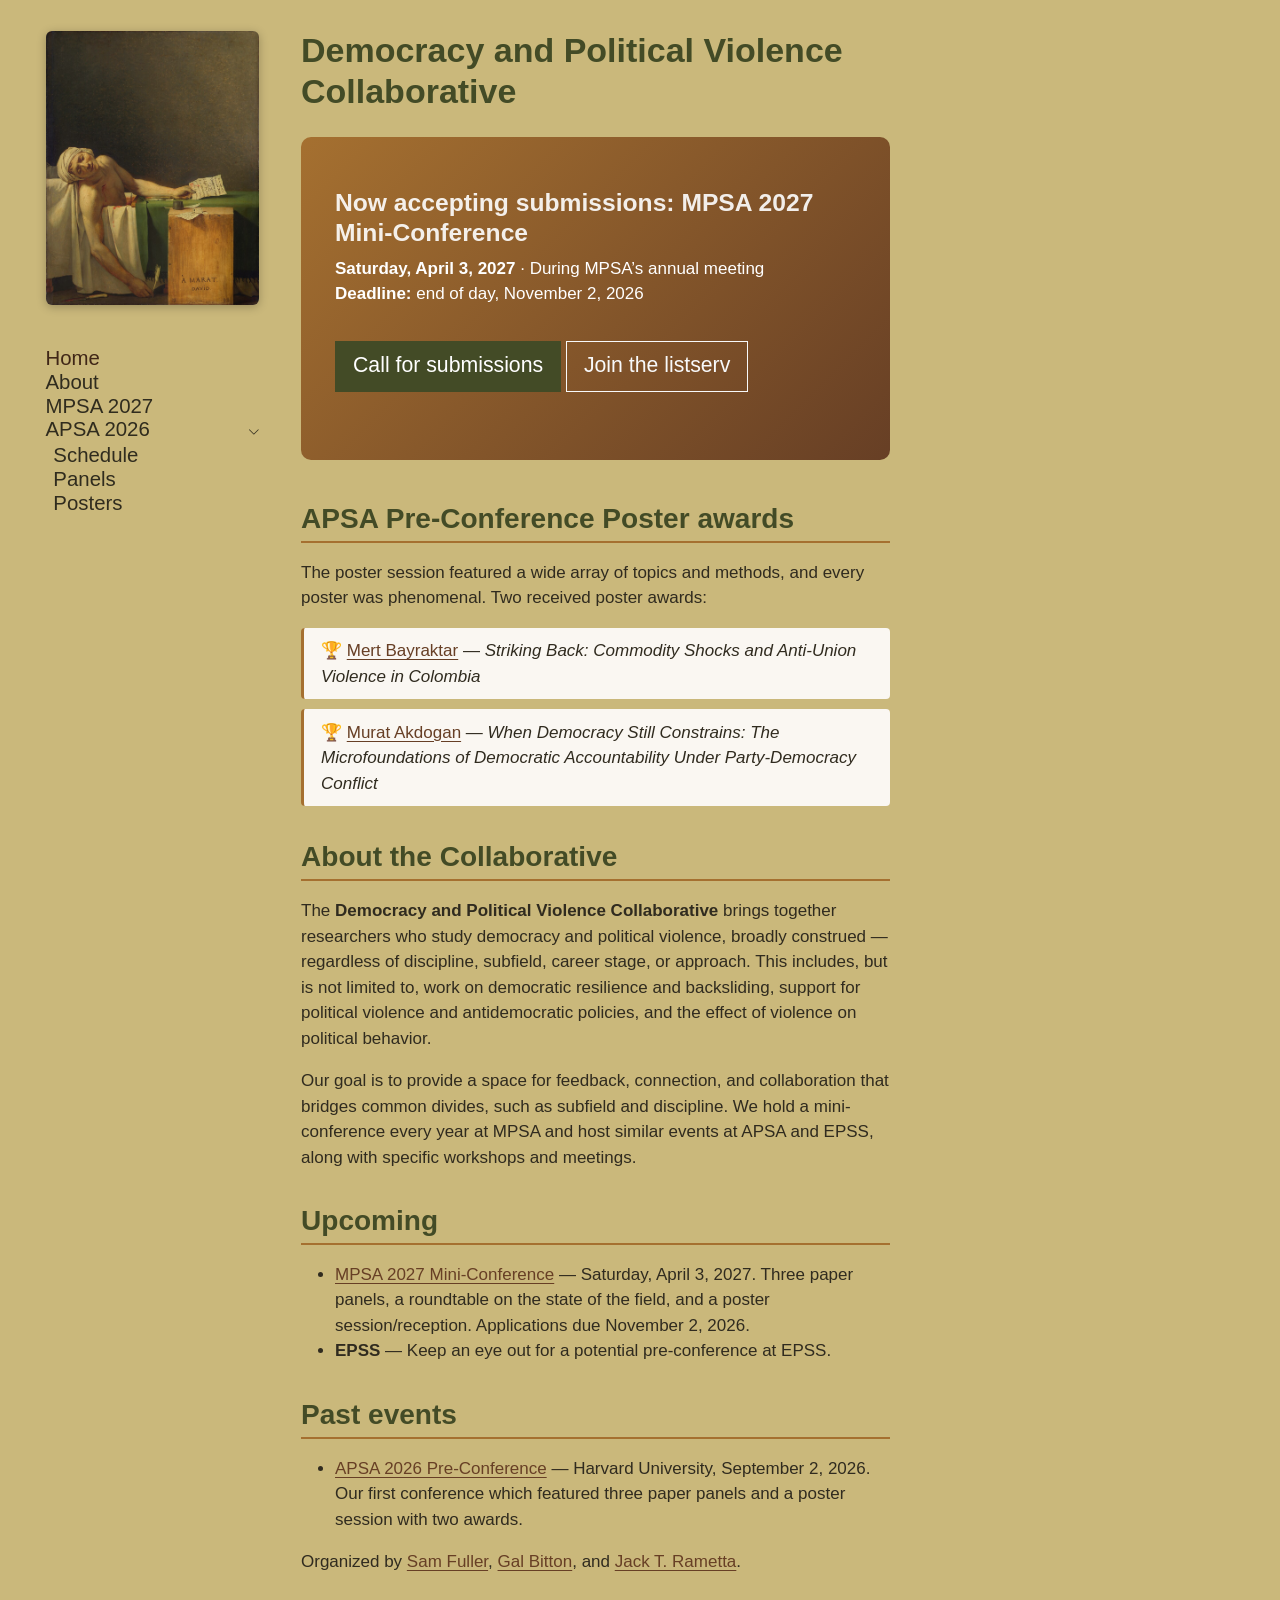
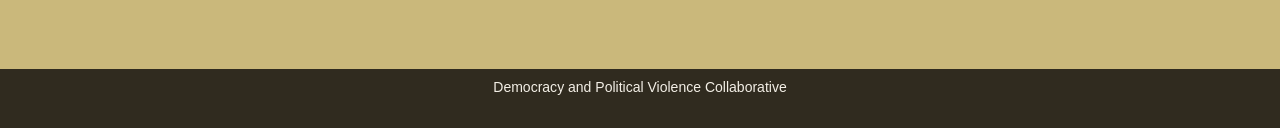
<file: index.html>
<!DOCTYPE html>
<html xmlns="http://www.w3.org/1999/xhtml" lang="en" xml:lang="en"><head>

<meta charset="utf-8">
<meta name="generator" content="quarto-1.10.18">

<meta name="viewport" content="width=device-width, initial-scale=1.0, user-scalable=yes">


<title>Democracy &amp; Political Violence Collaborative – Democracy &amp; Political Violence</title>
<style>
/* Default styles provided by pandoc.
** See https://pandoc.org/MANUAL.html#variables-for-html for config info.
*/
span.smallcaps{font-variant: small-caps;}
div.columns{display: flex; gap: 1.5em;}
div.column{flex: auto;}
@media screen {
div.columns{gap: min(4vw, 1.5em);}
div.column{overflow-x: auto;}
}
div.hanging-indent{margin-left: 1.5em; text-indent: -1.5em;}
ul.task-list{list-style: none;}
ul.task-list li input[type="checkbox"] {
  width: 0.8em;
  margin: 0 0.8em 0.2em -1em; /* quarto-specific, see https://github.com/quarto-dev/quarto-cli/issues/4556 */ 
  vertical-align: middle;
}
</style>


<script src="site_libs/quarto-nav/quarto-nav.js"></script>
<script src="site_libs/quarto-nav/headroom.min.js"></script>
<script src="site_libs/clipboard/clipboard.min.js"></script>
<script src="site_libs/quarto-search/autocomplete.umd.js"></script>
<script src="site_libs/quarto-search/fuse.min.js"></script>
<script src="site_libs/quarto-search/quarto-search.js"></script>
<meta name="quarto:offset" content="./">
<link href="./favicon.ico" rel="icon">
<script src="site_libs/quarto-html/quarto.js" type="module"></script>
<script src="site_libs/quarto-html/tabsets/tabsets.js" type="module"></script>
<script src="site_libs/quarto-html/popper.min.js"></script>
<script src="site_libs/quarto-html/tippy.umd.min.js"></script>
<script src="site_libs/quarto-html/anchor.min.js"></script>
<link href="site_libs/quarto-html/tippy.css" rel="stylesheet">
<link href="site_libs/quarto-html/quarto-syntax-highlighting-64a204ab8560d761af7679ceaba22944.css" rel="stylesheet" id="quarto-text-highlighting-styles">
<script src="site_libs/bootstrap/bootstrap.min.js"></script>
<link href="site_libs/bootstrap/bootstrap-icons.css" rel="stylesheet">
<link href="site_libs/bootstrap/bootstrap-694a2c9de66e2cb94db8f1289ca762a0.min.css" rel="stylesheet" append-hash="true" id="quarto-bootstrap" data-mode="light">
<script id="quarto-search-options" type="application/json">{
  "location": "sidebar",
  "copy-button": false,
  "collapse-after": 3,
  "panel-placement": "start",
  "type": "textbox",
  "limit": 50,
  "keyboard-shortcut": [
    "f",
    "/",
    "s"
  ],
  "show-item-context": false,
  "language": {
    "search-no-results-text": "No results",
    "search-matching-documents-text": "matching documents",
    "search-copy-link-title": "Copy link to search",
    "search-hide-matches-text": "Hide additional matches",
    "search-more-match-text": "more match in this document",
    "search-more-matches-text": "more matches in this document",
    "search-clear-button-title": "Clear",
    "search-text-placeholder": "",
    "search-detached-cancel-button-title": "Cancel",
    "search-submit-button-title": "Submit",
    "search-label": "Search"
  }
}</script>
<link rel="icon" type="image/png" sizes="32x32" href="./favicon-32x32.png">
<link rel="icon" type="image/png" sizes="16x16" href="./favicon-16x16.png">
<link rel="apple-touch-icon" sizes="180x180" href="./apple-touch-icon.png">


<link rel="stylesheet" href="styles.css">
</head>

<body class="nav-sidebar floating fullcontent quarto-light">

<div id="quarto-search-results"></div>
  <header id="quarto-header" class="headroom fixed-top">
  <nav class="quarto-secondary-nav">
    <div class="container-fluid d-flex">
      <button type="button" class="quarto-btn-toggle btn" data-bs-toggle="collapse" role="button" data-bs-target=".quarto-sidebar-collapse-item" aria-controls="quarto-sidebar" aria-expanded="false" aria-label="Toggle sidebar navigation" onclick="if (window.quartoToggleHeadroom) { window.quartoToggleHeadroom(); }">
        <i class="bi bi-layout-text-sidebar-reverse"></i>
      </button>
        <nav class="quarto-page-breadcrumbs" aria-label="breadcrumb"><ol class="breadcrumb"><li class="breadcrumb-item"><a href="./index.html">Home</a></li></ol></nav>
        <a class="flex-grow-1" role="navigation" data-bs-toggle="collapse" data-bs-target=".quarto-sidebar-collapse-item" aria-controls="quarto-sidebar" aria-expanded="false" aria-label="Toggle sidebar navigation" onclick="if (window.quartoToggleHeadroom) { window.quartoToggleHeadroom(); }">      
        </a>
    </div>
  </nav>
</header>
<!-- content -->
<div id="quarto-content" class="quarto-container page-columns page-rows-contents page-layout-article">
<!-- sidebar -->
  <nav id="quarto-sidebar" class="sidebar collapse collapse-horizontal quarto-sidebar-collapse-item sidebar-navigation floating overflow-auto">
    <div class="pt-lg-2 mt-2 text-left sidebar-header">
      <a href="./index.html" class="sidebar-logo-link">
      <img src="./Death_of_Marat_by_David.jpg" alt="" class="sidebar-logo light-content py-0 d-lg-inline d-none">
      <img src="./Death_of_Marat_by_David.jpg" alt="" class="sidebar-logo dark-content py-0 d-lg-inline d-none">
      </a>
      </div>
    <div class="sidebar-menu-container"> 
    <ul class="list-unstyled mt-1">
        <li class="sidebar-item">
  <div class="sidebar-item-container"> 
  <a href="./index.html" class="sidebar-item-text sidebar-link active">
 <span class="menu-text">Home</span></a>
  </div>
</li>
        <li class="sidebar-item">
  <div class="sidebar-item-container"> 
  <a href="./about.html" class="sidebar-item-text sidebar-link">
 <span class="menu-text">About</span></a>
  </div>
</li>
        <li class="sidebar-item">
  <div class="sidebar-item-container"> 
  <a href="./mpsa2027/index.html" class="sidebar-item-text sidebar-link">
 <span class="menu-text">MPSA 2027</span></a>
  </div>
</li>
        <li class="sidebar-item sidebar-item-section">
      <div class="sidebar-item-container"> 
            <a href="./apsa2026/index.html" class="sidebar-item-text sidebar-link">
 <span class="menu-text">APSA 2026</span></a>
          <a class="sidebar-item-toggle text-start" data-bs-toggle="collapse" data-bs-target="#quarto-sidebar-section-1" role="navigation" aria-expanded="true" aria-label="Toggle section">
            <i class="bi bi-chevron-right ms-2"></i>
          </a> 
      </div>
      <ul id="quarto-sidebar-section-1" class="collapse list-unstyled sidebar-section depth1 show">  
          <li class="sidebar-item">
  <div class="sidebar-item-container"> 
  <a href="./apsa2026/schedule.html" class="sidebar-item-text sidebar-link">
 <span class="menu-text">Schedule</span></a>
  </div>
</li>
          <li class="sidebar-item">
  <div class="sidebar-item-container"> 
  <a href="./apsa2026/panels.html" class="sidebar-item-text sidebar-link">
 <span class="menu-text">Panels</span></a>
  </div>
</li>
          <li class="sidebar-item">
  <div class="sidebar-item-container"> 
  <a href="./apsa2026/posters.html" class="sidebar-item-text sidebar-link">
 <span class="menu-text">Posters</span></a>
  </div>
</li>
      </ul>
  </li>
    </ul>
    </div>
</nav>
<div id="quarto-sidebar-glass" class="quarto-sidebar-collapse-item" data-bs-toggle="collapse" data-bs-target=".quarto-sidebar-collapse-item"></div>
<!-- margin-sidebar -->
    
<!-- main -->
<main class="content" id="quarto-document-content">

<header id="title-block-header" class="quarto-title-block default">
<div class="quarto-title">
<h1 class="title">Democracy and Political Violence<br>Collaborative</h1>
</div>



<div class="quarto-title-meta">

    
  
    
  </div>
  


</header>


<section id="now-accepting-submissions-mpsa-2027-mini-conference" class="level3 hero-banner">
<h3 class="anchored" data-anchor-id="now-accepting-submissions-mpsa-2027-mini-conference">Now accepting submissions: MPSA 2027 Mini-Conference</h3>
<p><strong>Saturday, April 3, 2027</strong> · During MPSA’s annual meeting<br> <strong>Deadline:</strong> end of day, November 2, 2026</p>
<p><a href="./mpsa2027/index.html" class="btn btn-primary btn-lg">Call for submissions</a> <a href="https://groups.io/g/dpv/join" class="btn btn-outline-light btn-lg" target="_blank">Join the listserv</a></p>
</section>
<section id="apsa-pre-conference-poster-awards" class="level2">
<h2 class="anchored" data-anchor-id="apsa-pre-conference-poster-awards">APSA Pre-Conference Poster awards</h2>
<p>The poster session featured a wide array of topics and methods, and every poster was phenomenal. Two received poster awards:</p>
<div class="award-list">
<ul>
<li>🏆 <strong><a href="https://www.linkedin.com/in/mertbayraktar/">Mert Bayraktar</a></strong> — <em>Striking Back: Commodity Shocks and Anti-Union Violence in Colombia</em></li>
<li>🏆 <strong><a href="https://www.muratakdogan.com/">Murat Akdogan</a></strong> — <em>When Democracy Still Constrains: The Microfoundations of Democratic Accountability Under Party-Democracy Conflict</em></li>
</ul>
</div>
</section>
<section id="about-the-collaborative" class="level2">
<h2 class="anchored" data-anchor-id="about-the-collaborative">About the Collaborative</h2>
<p>The <strong>Democracy and Political Violence Collaborative</strong> brings together researchers who study democracy and political violence, broadly construed — regardless of discipline, subfield, career stage, or approach. This includes, but is not limited to, work on democratic resilience and backsliding, support for political violence and antidemocratic policies, and the effect of violence on political behavior.</p>
<p>Our goal is to provide a space for feedback, connection, and collaboration that bridges common divides, such as subfield and discipline. We hold a mini-conference every year at MPSA and host similar events at APSA and EPSS, along with specific workshops and meetings.</p>
</section>
<section id="upcoming" class="level2">
<h2 class="anchored" data-anchor-id="upcoming">Upcoming</h2>
<ul>
<li><strong><a href="./mpsa2027/index.html">MPSA 2027 Mini-Conference</a></strong> — Saturday, April 3, 2027. Three paper panels, a roundtable on the state of the field, and a poster session/reception. Applications due November 2, 2026.</li>
<li><strong>EPSS</strong> — Keep an eye out for a potential pre-conference at EPSS.</li>
</ul>
</section>
<section id="past-events" class="level2">
<h2 class="anchored" data-anchor-id="past-events">Past events</h2>
<ul>
<li><strong><a href="./apsa2026/index.html">APSA 2026 Pre-Conference</a></strong> — Harvard University, September 2, 2026. Our first conference which featured three paper panels and a poster session with two awards.</li>
</ul>
<p>Organized by <a href="https://samjfuller.com/">Sam Fuller</a>, <a href="https://galbitton5.github.io/">Gal Bitton</a>, and <a href="https://jackrametta.com/">Jack T. Rametta</a>.</p>


</section>

</main> <!-- /main -->
<script id="quarto-html-after-body" type="application/javascript">
  window.document.addEventListener("DOMContentLoaded", function (event) {
    const icon = "";
    const anchorJS = new window.AnchorJS();
    anchorJS.options = {
      placement: 'right',
      icon: icon
    };
    anchorJS.add('.anchored');
    const isCodeAnnotation = (el) => {
      for (const clz of el.classList) {
        if (clz.startsWith('code-annotation-')) {                     
          return true;
        }
      }
      return false;
    }
    const onCopySuccess = function(e) {
      // button target
      const button = e.trigger;
      // don't keep focus
      button.blur();
      // flash "checked"
      button.classList.add('code-copy-button-checked');
      var currentTitle = button.getAttribute("title");
      button.setAttribute("title", "Copied!");
      let tooltip;
      if (window.bootstrap) {
        button.setAttribute("data-bs-toggle", "tooltip");
        button.setAttribute("data-bs-placement", "left");
        button.setAttribute("data-bs-title", "Copied!");
        tooltip = new bootstrap.Tooltip(button, 
          { trigger: "manual", 
            customClass: "code-copy-button-tooltip",
            offset: [0, -8]});
        tooltip.show();    
      }
      setTimeout(function() {
        if (tooltip) {
          tooltip.hide();
          button.removeAttribute("data-bs-title");
          button.removeAttribute("data-bs-toggle");
          button.removeAttribute("data-bs-placement");
        }
        button.setAttribute("title", currentTitle);
        button.classList.remove('code-copy-button-checked');
      }, 1000);
      // clear code selection
      e.clearSelection();
    }
    const getTextToCopy = function(trigger) {
      const outerScaffold = trigger.parentElement.cloneNode(true);
      const codeEl = outerScaffold.querySelector('code');
      for (const childEl of codeEl.children) {
        if (isCodeAnnotation(childEl)) {
          childEl.remove();
        }
      }
      return codeEl.innerText;
    }
    const clipboard = new window.ClipboardJS('.code-copy-button:not([data-in-quarto-modal])', {
      text: getTextToCopy
    });
    clipboard.on('success', onCopySuccess);
    if (window.document.getElementById('quarto-embedded-source-code-modal')) {
      const clipboardModal = new window.ClipboardJS('.code-copy-button[data-in-quarto-modal]', {
        text: getTextToCopy,
        container: window.document.getElementById('quarto-embedded-source-code-modal')
      });
      clipboardModal.on('success', onCopySuccess);
    }
      var localhostRegex = new RegExp(/^(?:http|https):\/\/localhost\:?[0-9]*\//);
      var mailtoRegex = new RegExp(/^mailto:/);
        var filterRegex = new RegExp("https:\/\/dpvconf\.com");
      var isInternal = (href) => {
          return filterRegex.test(href) || localhostRegex.test(href) || mailtoRegex.test(href);
      }
      // Inspect non-navigation links and adorn them if external
     var links = window.document.querySelectorAll('a[href]:not(.nav-link):not(.navbar-brand):not(.toc-action):not(.sidebar-link):not(.sidebar-item-toggle):not(.pagination-link):not(.no-external):not([aria-hidden]):not(.dropdown-item):not(.quarto-navigation-tool):not(.about-link)');
      for (var i=0; i<links.length; i++) {
        const link = links[i];
        if (!isInternal(link.href)) {
          // undo the damage that might have been done by quarto-nav.js in the case of
          // links that we want to consider external
          if (link.dataset.originalHref !== undefined) {
            link.href = link.dataset.originalHref;
          }
        }
      }
    function tippyHover(el, contentFn, onTriggerFn, onUntriggerFn) {
      const config = {
        allowHTML: true,
        maxWidth: 500,
        delay: 100,
        arrow: false,
        appendTo: function(el) {
            return el.parentElement;
        },
        interactive: true,
        interactiveBorder: 10,
        theme: 'quarto',
        placement: 'bottom-start',
      };
      if (contentFn) {
        config.content = contentFn;
      }
      if (onTriggerFn) {
        config.onTrigger = onTriggerFn;
      }
      if (onUntriggerFn) {
        config.onUntrigger = onUntriggerFn;
      }
      window.tippy(el, config); 
    }
    const noterefs = window.document.querySelectorAll('a[role="doc-noteref"]');
    for (var i=0; i<noterefs.length; i++) {
      const ref = noterefs[i];
      tippyHover(ref, function() {
        // use id or data attribute instead here
        let href = ref.getAttribute('data-footnote-href') || ref.getAttribute('href');
        try { href = new URL(href).hash; } catch {}
        const id = href.replace(/^#\/?/, "");
        const note = window.document.getElementById(id);
        if (note) {
          return note.innerHTML;
        } else {
          return "";
        }
      });
    }
    const xrefs = window.document.querySelectorAll('a.quarto-xref');
    const processXRef = (id, note) => {
      // Strip column container classes
      const stripColumnClz = (el) => {
        el.classList.remove("page-full", "page-columns");
        if (el.children) {
          for (const child of el.children) {
            stripColumnClz(child);
          }
        }
      }
      stripColumnClz(note)
      if (id === null || id.startsWith('sec-')) {
        // Special case sections, only their first couple elements
        const container = document.createElement("div");
        if (note.children && note.children.length > 2) {
          container.appendChild(note.children[0].cloneNode(true));
          for (let i = 1; i < note.children.length; i++) {
            const child = note.children[i];
            if (child.tagName === "P" && child.innerText === "") {
              continue;
            } else {
              container.appendChild(child.cloneNode(true));
              break;
            }
          }
          if (window.Quarto?.typesetMath) {
            window.Quarto.typesetMath(container);
          }
          return container.innerHTML
        } else {
          if (window.Quarto?.typesetMath) {
            window.Quarto.typesetMath(note);
          }
          return note.innerHTML;
        }
      } else {
        // Remove any anchor links if they are present
        const anchorLink = note.querySelector('a.anchorjs-link');
        if (anchorLink) {
          anchorLink.remove();
        }
        if (window.Quarto?.typesetMath) {
          window.Quarto.typesetMath(note);
        }
        if (note.classList.contains("callout")) {
          return note.outerHTML;
        } else {
          return note.innerHTML;
        }
      }
    }
    for (var i=0; i<xrefs.length; i++) {
      const xref = xrefs[i];
      tippyHover(xref, undefined, function(instance) {
        instance.disable();
        let url = xref.getAttribute('href');
        let hash = undefined; 
        if (url.startsWith('#')) {
          hash = url;
        } else {
          try { hash = new URL(url).hash; } catch {}
        }
        if (hash) {
          const id = hash.replace(/^#\/?/, "");
          const note = window.document.getElementById(id);
          if (note !== null) {
            try {
              const html = processXRef(id, note.cloneNode(true));
              instance.setContent(html);
            } finally {
              instance.enable();
              instance.show();
            }
          } else {
            // See if we can fetch this
            fetch(url.split('#')[0])
            .then(res => res.text())
            .then(html => {
              const parser = new DOMParser();
              const htmlDoc = parser.parseFromString(html, "text/html");
              const note = htmlDoc.getElementById(id);
              if (note !== null) {
                const html = processXRef(id, note);
                instance.setContent(html);
              } 
            }).finally(() => {
              instance.enable();
              instance.show();
            });
          }
        } else {
          // See if we can fetch a full url (with no hash to target)
          // This is a special case and we should probably do some content thinning / targeting
          fetch(url)
          .then(res => res.text())
          .then(html => {
            const parser = new DOMParser();
            const htmlDoc = parser.parseFromString(html, "text/html");
            const note = htmlDoc.querySelector('main.content');
            if (note !== null) {
              // This should only happen for chapter cross references
              // (since there is no id in the URL)
              // remove the first header
              if (note.children.length > 0 && note.children[0].tagName === "HEADER") {
                note.children[0].remove();
              }
              const html = processXRef(null, note);
              instance.setContent(html);
            } 
          }).finally(() => {
            instance.enable();
            instance.show();
          });
        }
      }, function(instance) {
      });
    }
        let selectedAnnoteEl;
        const selectorForAnnotation = ( cell, annotation) => {
          let cellAttr = 'data-code-cell="' + cell + '"';
          let lineAttr = 'data-code-annotation="' +  annotation + '"';
          const selector = 'span[' + cellAttr + '][' + lineAttr + ']';
          return selector;
        }
        const selectCodeLines = (annoteEl) => {
          const doc = window.document;
          const targetCell = annoteEl.getAttribute("data-target-cell");
          const targetAnnotation = annoteEl.getAttribute("data-target-annotation");
          const annoteSpan = window.document.querySelector(selectorForAnnotation(targetCell, targetAnnotation));
          const lines = annoteSpan.getAttribute("data-code-lines").split(",");
          const lineIds = lines.map((line) => {
            return targetCell + "-" + line;
          })
          let top = null;
          let height = null;
          let parent = null;
          if (lineIds.length > 0) {
              //compute the position of the single el (top and bottom and make a div)
              const el = window.document.getElementById(lineIds[0]);
              top = el.offsetTop;
              height = el.offsetHeight;
              parent = el.parentElement.parentElement;
            if (lineIds.length > 1) {
              const lastEl = window.document.getElementById(lineIds[lineIds.length - 1]);
              const bottom = lastEl.offsetTop + lastEl.offsetHeight;
              height = bottom - top;
            }
            if (top !== null && height !== null && parent !== null) {
              // cook up a div (if necessary) and position it 
              let div = window.document.getElementById("code-annotation-line-highlight");
              if (div === null) {
                div = window.document.createElement("div");
                div.setAttribute("id", "code-annotation-line-highlight");
                div.style.position = 'absolute';
                parent.appendChild(div);
              }
              div.style.top = top - 2 + "px";
              div.style.height = height + 4 + "px";
              div.style.left = 0;
              let gutterDiv = window.document.getElementById("code-annotation-line-highlight-gutter");
              if (gutterDiv === null) {
                gutterDiv = window.document.createElement("div");
                gutterDiv.setAttribute("id", "code-annotation-line-highlight-gutter");
                gutterDiv.style.position = 'absolute';
                const codeCell = window.document.getElementById(targetCell);
                const gutter = codeCell.querySelector('.code-annotation-gutter');
                gutter.appendChild(gutterDiv);
              }
              gutterDiv.style.top = top - 2 + "px";
              gutterDiv.style.height = height + 4 + "px";
            }
            selectedAnnoteEl = annoteEl;
          }
        };
        const unselectCodeLines = () => {
          const elementsIds = ["code-annotation-line-highlight", "code-annotation-line-highlight-gutter"];
          elementsIds.forEach((elId) => {
            const div = window.document.getElementById(elId);
            if (div) {
              div.remove();
            }
          });
          selectedAnnoteEl = undefined;
        };
          // Handle positioning of the toggle
      window.addEventListener(
        "resize",
        throttle(() => {
          elRect = undefined;
          if (selectedAnnoteEl) {
            selectCodeLines(selectedAnnoteEl);
          }
        }, 10)
      );
      function throttle(fn, ms) {
      let throttle = false;
      let timer;
        return (...args) => {
          if(!throttle) { // first call gets through
              fn.apply(this, args);
              throttle = true;
          } else { // all the others get throttled
              if(timer) clearTimeout(timer); // cancel #2
              timer = setTimeout(() => {
                fn.apply(this, args);
                timer = throttle = false;
              }, ms);
          }
        };
      }
        // Attach click handler to the DT
        const annoteDls = window.document.querySelectorAll('dt[data-target-cell]');
        for (const annoteDlNode of annoteDls) {
          annoteDlNode.addEventListener('click', (event) => {
            const clickedEl = event.target;
            if (clickedEl !== selectedAnnoteEl) {
              unselectCodeLines();
              const activeEl = window.document.querySelector('dt[data-target-cell].code-annotation-active');
              if (activeEl) {
                activeEl.classList.remove('code-annotation-active');
              }
              selectCodeLines(clickedEl);
              clickedEl.classList.add('code-annotation-active');
            } else {
              // Unselect the line
              unselectCodeLines();
              clickedEl.classList.remove('code-annotation-active');
            }
          });
        }
    const findCites = (el) => {
      const parentEl = el.parentElement;
      if (parentEl) {
        const cites = parentEl.dataset.cites;
        if (cites) {
          return {
            el,
            cites: cites.split(' ')
          };
        } else {
          return findCites(el.parentElement)
        }
      } else {
        return undefined;
      }
    };
    var bibliorefs = window.document.querySelectorAll('a[role="doc-biblioref"]');
    for (var i=0; i<bibliorefs.length; i++) {
      const ref = bibliorefs[i];
      const citeInfo = findCites(ref);
      if (citeInfo) {
        tippyHover(citeInfo.el, function() {
          var popup = window.document.createElement('div');
          citeInfo.cites.forEach(function(cite) {
            var citeDiv = window.document.createElement('div');
            citeDiv.classList.add('hanging-indent');
            citeDiv.classList.add('csl-entry');
            var biblioDiv = window.document.getElementById('ref-' + cite);
            if (biblioDiv) {
              citeDiv.innerHTML = biblioDiv.innerHTML;
            }
            popup.appendChild(citeDiv);
          });
          return popup.innerHTML;
        });
      }
    }
  });
  </script>
</div> <!-- /content -->
<footer class="footer">
  <div class="nav-footer">
    <div class="nav-footer-left">
      &nbsp;
    </div>   
    <div class="nav-footer-center">
<p>Democracy and Political Violence Collaborative</p>
</div>
    <div class="nav-footer-right">
      &nbsp;
    </div>
  </div>
</footer>




</body></html>
</file>
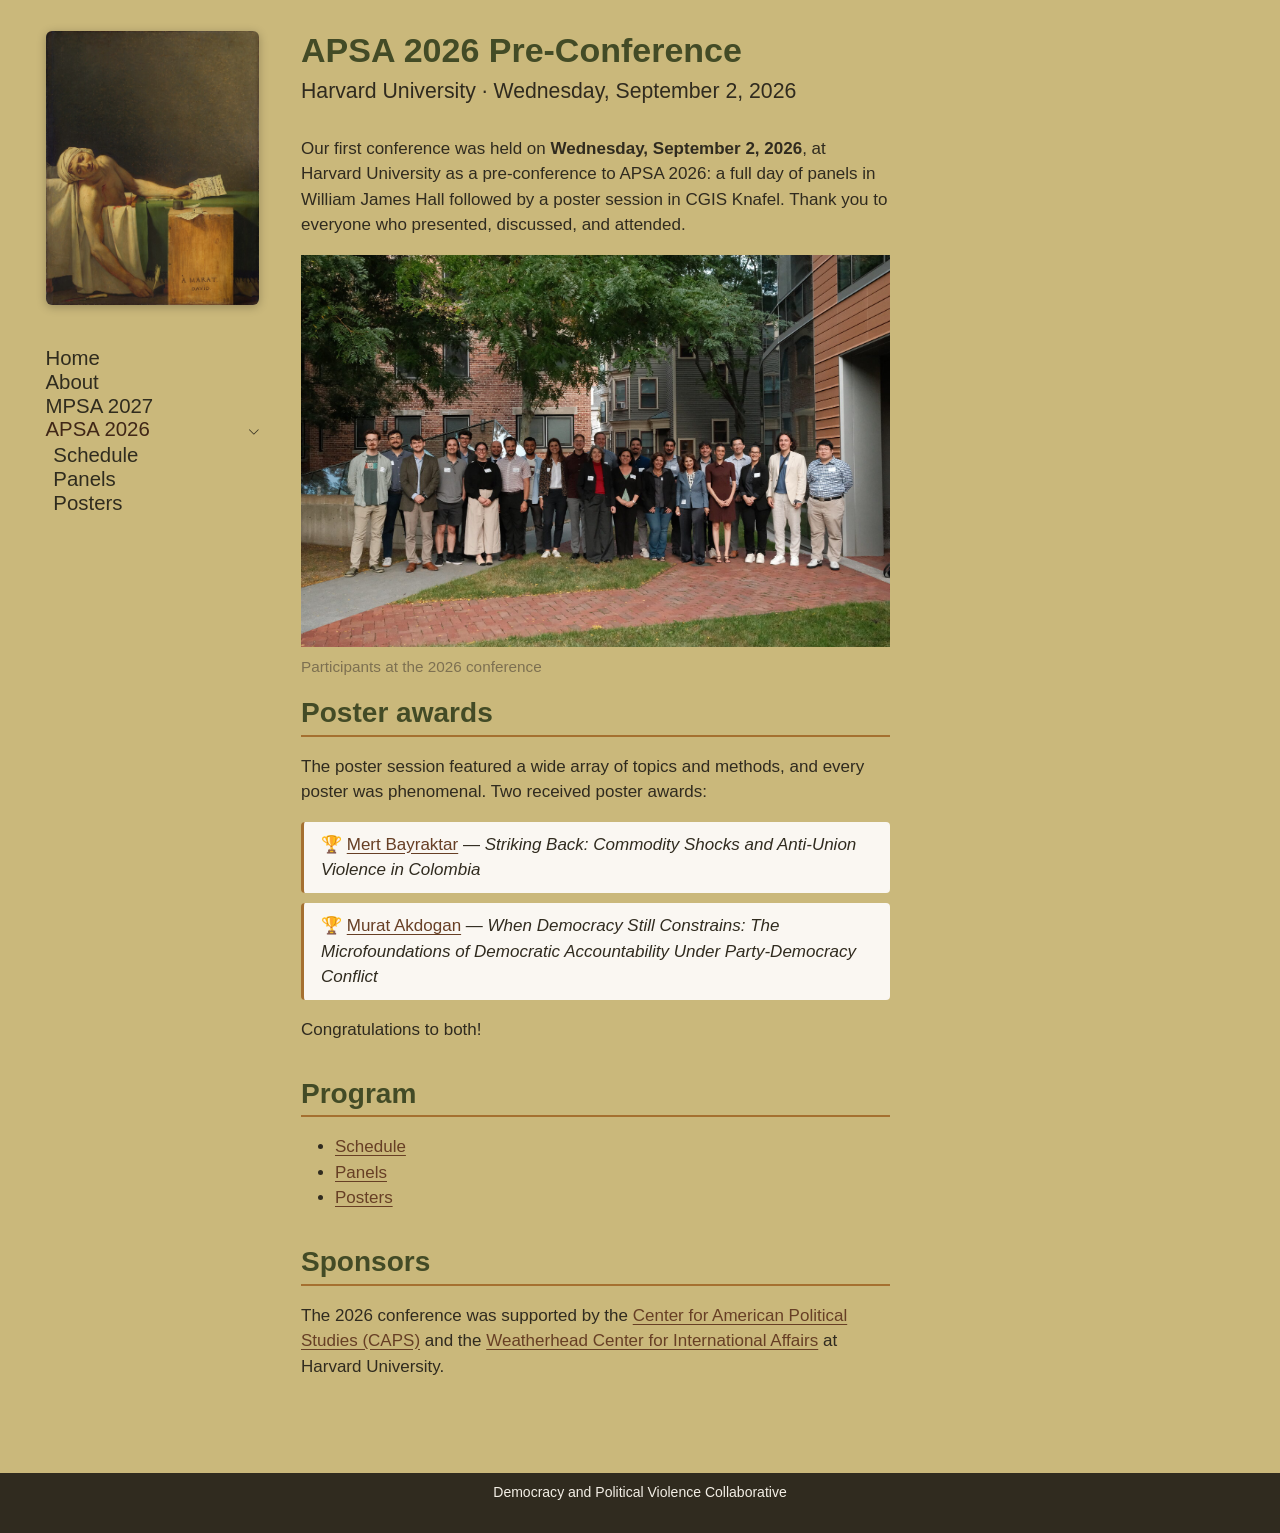
<file: apsa2026/index.html>
<!DOCTYPE html>
<html xmlns="http://www.w3.org/1999/xhtml" lang="en" xml:lang="en"><head>

<meta charset="utf-8">
<meta name="generator" content="quarto-1.10.18">

<meta name="viewport" content="width=device-width, initial-scale=1.0, user-scalable=yes">


<title>APSA 2026 Pre-Conference – Democracy &amp; Political Violence</title>
<style>
/* Default styles provided by pandoc.
** See https://pandoc.org/MANUAL.html#variables-for-html for config info.
*/
span.smallcaps{font-variant: small-caps;}
div.columns{display: flex; gap: 1.5em;}
div.column{flex: auto;}
@media screen {
div.columns{gap: min(4vw, 1.5em);}
div.column{overflow-x: auto;}
}
div.hanging-indent{margin-left: 1.5em; text-indent: -1.5em;}
ul.task-list{list-style: none;}
ul.task-list li input[type="checkbox"] {
  width: 0.8em;
  margin: 0 0.8em 0.2em -1em; /* quarto-specific, see https://github.com/quarto-dev/quarto-cli/issues/4556 */ 
  vertical-align: middle;
}
</style>


<script src="../site_libs/quarto-nav/quarto-nav.js"></script>
<script src="../site_libs/quarto-nav/headroom.min.js"></script>
<script src="../site_libs/clipboard/clipboard.min.js"></script>
<script src="../site_libs/quarto-search/autocomplete.umd.js"></script>
<script src="../site_libs/quarto-search/fuse.min.js"></script>
<script src="../site_libs/quarto-search/quarto-search.js"></script>
<meta name="quarto:offset" content="../">
<link href="../favicon.ico" rel="icon">
<script src="../site_libs/quarto-html/quarto.js" type="module"></script>
<script src="../site_libs/quarto-html/tabsets/tabsets.js" type="module"></script>
<script src="../site_libs/quarto-html/popper.min.js"></script>
<script src="../site_libs/quarto-html/tippy.umd.min.js"></script>
<script src="../site_libs/quarto-html/anchor.min.js"></script>
<link href="../site_libs/quarto-html/tippy.css" rel="stylesheet">
<link href="../site_libs/quarto-html/quarto-syntax-highlighting-64a204ab8560d761af7679ceaba22944.css" rel="stylesheet" id="quarto-text-highlighting-styles">
<script src="../site_libs/bootstrap/bootstrap.min.js"></script>
<link href="../site_libs/bootstrap/bootstrap-icons.css" rel="stylesheet">
<link href="../site_libs/bootstrap/bootstrap-694a2c9de66e2cb94db8f1289ca762a0.min.css" rel="stylesheet" append-hash="true" id="quarto-bootstrap" data-mode="light">
<script id="quarto-search-options" type="application/json">{
  "location": "sidebar",
  "copy-button": false,
  "collapse-after": 3,
  "panel-placement": "start",
  "type": "textbox",
  "limit": 50,
  "keyboard-shortcut": [
    "f",
    "/",
    "s"
  ],
  "show-item-context": false,
  "language": {
    "search-no-results-text": "No results",
    "search-matching-documents-text": "matching documents",
    "search-copy-link-title": "Copy link to search",
    "search-hide-matches-text": "Hide additional matches",
    "search-more-match-text": "more match in this document",
    "search-more-matches-text": "more matches in this document",
    "search-clear-button-title": "Clear",
    "search-text-placeholder": "",
    "search-detached-cancel-button-title": "Cancel",
    "search-submit-button-title": "Submit",
    "search-label": "Search"
  }
}</script>
<link rel="icon" type="image/png" sizes="32x32" href="../favicon-32x32.png">
<link rel="icon" type="image/png" sizes="16x16" href="../favicon-16x16.png">
<link rel="apple-touch-icon" sizes="180x180" href="../apple-touch-icon.png">


<link rel="stylesheet" href="../styles.css">
</head>

<body class="nav-sidebar floating fullcontent quarto-light">

<div id="quarto-search-results"></div>
  <header id="quarto-header" class="headroom fixed-top">
  <nav class="quarto-secondary-nav">
    <div class="container-fluid d-flex">
      <button type="button" class="quarto-btn-toggle btn" data-bs-toggle="collapse" role="button" data-bs-target=".quarto-sidebar-collapse-item" aria-controls="quarto-sidebar" aria-expanded="false" aria-label="Toggle sidebar navigation" onclick="if (window.quartoToggleHeadroom) { window.quartoToggleHeadroom(); }">
        <i class="bi bi-layout-text-sidebar-reverse"></i>
      </button>
        <nav class="quarto-page-breadcrumbs" aria-label="breadcrumb"><ol class="breadcrumb"><li class="breadcrumb-item"><a href="../apsa2026/index.html">APSA 2026</a></li></ol></nav>
        <a class="flex-grow-1" role="navigation" data-bs-toggle="collapse" data-bs-target=".quarto-sidebar-collapse-item" aria-controls="quarto-sidebar" aria-expanded="false" aria-label="Toggle sidebar navigation" onclick="if (window.quartoToggleHeadroom) { window.quartoToggleHeadroom(); }">      
        </a>
    </div>
  </nav>
</header>
<!-- content -->
<div id="quarto-content" class="quarto-container page-columns page-rows-contents page-layout-article">
<!-- sidebar -->
  <nav id="quarto-sidebar" class="sidebar collapse collapse-horizontal quarto-sidebar-collapse-item sidebar-navigation floating overflow-auto">
    <div class="pt-lg-2 mt-2 text-left sidebar-header">
      <a href="../index.html" class="sidebar-logo-link">
      <img src="../Death_of_Marat_by_David.jpg" alt="" class="sidebar-logo light-content py-0 d-lg-inline d-none">
      <img src="../Death_of_Marat_by_David.jpg" alt="" class="sidebar-logo dark-content py-0 d-lg-inline d-none">
      </a>
      </div>
    <div class="sidebar-menu-container"> 
    <ul class="list-unstyled mt-1">
        <li class="sidebar-item">
  <div class="sidebar-item-container"> 
  <a href="../index.html" class="sidebar-item-text sidebar-link">
 <span class="menu-text">Home</span></a>
  </div>
</li>
        <li class="sidebar-item">
  <div class="sidebar-item-container"> 
  <a href="../about.html" class="sidebar-item-text sidebar-link">
 <span class="menu-text">About</span></a>
  </div>
</li>
        <li class="sidebar-item">
  <div class="sidebar-item-container"> 
  <a href="../mpsa2027/index.html" class="sidebar-item-text sidebar-link">
 <span class="menu-text">MPSA 2027</span></a>
  </div>
</li>
        <li class="sidebar-item sidebar-item-section">
      <div class="sidebar-item-container"> 
            <a href="../apsa2026/index.html" class="sidebar-item-text sidebar-link active">
 <span class="menu-text">APSA 2026</span></a>
          <a class="sidebar-item-toggle text-start" data-bs-toggle="collapse" data-bs-target="#quarto-sidebar-section-1" role="navigation" aria-expanded="true" aria-label="Toggle section">
            <i class="bi bi-chevron-right ms-2"></i>
          </a> 
      </div>
      <ul id="quarto-sidebar-section-1" class="collapse list-unstyled sidebar-section depth1 show">  
          <li class="sidebar-item">
  <div class="sidebar-item-container"> 
  <a href="../apsa2026/schedule.html" class="sidebar-item-text sidebar-link">
 <span class="menu-text">Schedule</span></a>
  </div>
</li>
          <li class="sidebar-item">
  <div class="sidebar-item-container"> 
  <a href="../apsa2026/panels.html" class="sidebar-item-text sidebar-link">
 <span class="menu-text">Panels</span></a>
  </div>
</li>
          <li class="sidebar-item">
  <div class="sidebar-item-container"> 
  <a href="../apsa2026/posters.html" class="sidebar-item-text sidebar-link">
 <span class="menu-text">Posters</span></a>
  </div>
</li>
      </ul>
  </li>
    </ul>
    </div>
</nav>
<div id="quarto-sidebar-glass" class="quarto-sidebar-collapse-item" data-bs-toggle="collapse" data-bs-target=".quarto-sidebar-collapse-item"></div>
<!-- margin-sidebar -->
    
<!-- main -->
<main class="content" id="quarto-document-content">

<header id="title-block-header" class="quarto-title-block default">
<div class="quarto-title">
<h1 class="title">APSA 2026 Pre-Conference</h1>
<p class="subtitle lead">Harvard University · Wednesday, September 2, 2026</p>
</div>



<div class="quarto-title-meta">

    
  
    
  </div>
  


</header>


<p>Our first conference was held on <strong>Wednesday, September 2, 2026</strong>, at Harvard University as a pre-conference to APSA 2026: a full day of panels in William James Hall followed by a poster session in CGIS Knafel. Thank you to everyone who presented, discussed, and attended.</p>
<div class="quarto-figure quarto-figure-center">
<figure class="figure">
<p><img src="group_photo.jpg" class="img-fluid figure-img" alt="Group photo of about 25 conference participants standing outdoors on a brick path in front of trees and campus buildings."></p>
<figcaption>Participants at the 2026 conference</figcaption>
</figure>
</div>
<section id="poster-awards" class="level2">
<h2 class="anchored" data-anchor-id="poster-awards">Poster awards</h2>
<p>The poster session featured a wide array of topics and methods, and every poster was phenomenal. Two received poster awards:</p>
<div class="award-list">
<ul>
<li>🏆 <strong><a href="https://www.linkedin.com/in/mertbayraktar/">Mert Bayraktar</a></strong> — <em>Striking Back: Commodity Shocks and Anti-Union Violence in Colombia</em></li>
<li>🏆 <strong><a href="https://www.muratakdogan.com/">Murat Akdogan</a></strong> — <em>When Democracy Still Constrains: The Microfoundations of Democratic Accountability Under Party-Democracy Conflict</em></li>
</ul>
</div>
<p>Congratulations to both!</p>
</section>
<section id="program" class="level2">
<h2 class="anchored" data-anchor-id="program">Program</h2>
<ul>
<li><strong><a href="../apsa2026/schedule.html">Schedule</a></strong></li>
<li><strong><a href="../apsa2026/panels.html">Panels</a></strong></li>
<li><strong><a href="../apsa2026/posters.html">Posters</a></strong></li>
</ul>
</section>
<section id="sponsors" class="level2">
<h2 class="anchored" data-anchor-id="sponsors">Sponsors</h2>
<p>The 2026 conference was supported by the <a href="https://caps.gov.harvard.edu/">Center for American Political Studies (CAPS)</a> and the <a href="https://www.wcfia.harvard.edu/">Weatherhead Center for International Affairs</a> at Harvard University.</p>


</section>

</main> <!-- /main -->
<script id="quarto-html-after-body" type="application/javascript">
  window.document.addEventListener("DOMContentLoaded", function (event) {
    const icon = "";
    const anchorJS = new window.AnchorJS();
    anchorJS.options = {
      placement: 'right',
      icon: icon
    };
    anchorJS.add('.anchored');
    const isCodeAnnotation = (el) => {
      for (const clz of el.classList) {
        if (clz.startsWith('code-annotation-')) {                     
          return true;
        }
      }
      return false;
    }
    const onCopySuccess = function(e) {
      // button target
      const button = e.trigger;
      // don't keep focus
      button.blur();
      // flash "checked"
      button.classList.add('code-copy-button-checked');
      var currentTitle = button.getAttribute("title");
      button.setAttribute("title", "Copied!");
      let tooltip;
      if (window.bootstrap) {
        button.setAttribute("data-bs-toggle", "tooltip");
        button.setAttribute("data-bs-placement", "left");
        button.setAttribute("data-bs-title", "Copied!");
        tooltip = new bootstrap.Tooltip(button, 
          { trigger: "manual", 
            customClass: "code-copy-button-tooltip",
            offset: [0, -8]});
        tooltip.show();    
      }
      setTimeout(function() {
        if (tooltip) {
          tooltip.hide();
          button.removeAttribute("data-bs-title");
          button.removeAttribute("data-bs-toggle");
          button.removeAttribute("data-bs-placement");
        }
        button.setAttribute("title", currentTitle);
        button.classList.remove('code-copy-button-checked');
      }, 1000);
      // clear code selection
      e.clearSelection();
    }
    const getTextToCopy = function(trigger) {
      const outerScaffold = trigger.parentElement.cloneNode(true);
      const codeEl = outerScaffold.querySelector('code');
      for (const childEl of codeEl.children) {
        if (isCodeAnnotation(childEl)) {
          childEl.remove();
        }
      }
      return codeEl.innerText;
    }
    const clipboard = new window.ClipboardJS('.code-copy-button:not([data-in-quarto-modal])', {
      text: getTextToCopy
    });
    clipboard.on('success', onCopySuccess);
    if (window.document.getElementById('quarto-embedded-source-code-modal')) {
      const clipboardModal = new window.ClipboardJS('.code-copy-button[data-in-quarto-modal]', {
        text: getTextToCopy,
        container: window.document.getElementById('quarto-embedded-source-code-modal')
      });
      clipboardModal.on('success', onCopySuccess);
    }
      var localhostRegex = new RegExp(/^(?:http|https):\/\/localhost\:?[0-9]*\//);
      var mailtoRegex = new RegExp(/^mailto:/);
        var filterRegex = new RegExp("https:\/\/dpvconf\.com");
      var isInternal = (href) => {
          return filterRegex.test(href) || localhostRegex.test(href) || mailtoRegex.test(href);
      }
      // Inspect non-navigation links and adorn them if external
     var links = window.document.querySelectorAll('a[href]:not(.nav-link):not(.navbar-brand):not(.toc-action):not(.sidebar-link):not(.sidebar-item-toggle):not(.pagination-link):not(.no-external):not([aria-hidden]):not(.dropdown-item):not(.quarto-navigation-tool):not(.about-link)');
      for (var i=0; i<links.length; i++) {
        const link = links[i];
        if (!isInternal(link.href)) {
          // undo the damage that might have been done by quarto-nav.js in the case of
          // links that we want to consider external
          if (link.dataset.originalHref !== undefined) {
            link.href = link.dataset.originalHref;
          }
        }
      }
    function tippyHover(el, contentFn, onTriggerFn, onUntriggerFn) {
      const config = {
        allowHTML: true,
        maxWidth: 500,
        delay: 100,
        arrow: false,
        appendTo: function(el) {
            return el.parentElement;
        },
        interactive: true,
        interactiveBorder: 10,
        theme: 'quarto',
        placement: 'bottom-start',
      };
      if (contentFn) {
        config.content = contentFn;
      }
      if (onTriggerFn) {
        config.onTrigger = onTriggerFn;
      }
      if (onUntriggerFn) {
        config.onUntrigger = onUntriggerFn;
      }
      window.tippy(el, config); 
    }
    const noterefs = window.document.querySelectorAll('a[role="doc-noteref"]');
    for (var i=0; i<noterefs.length; i++) {
      const ref = noterefs[i];
      tippyHover(ref, function() {
        // use id or data attribute instead here
        let href = ref.getAttribute('data-footnote-href') || ref.getAttribute('href');
        try { href = new URL(href).hash; } catch {}
        const id = href.replace(/^#\/?/, "");
        const note = window.document.getElementById(id);
        if (note) {
          return note.innerHTML;
        } else {
          return "";
        }
      });
    }
    const xrefs = window.document.querySelectorAll('a.quarto-xref');
    const processXRef = (id, note) => {
      // Strip column container classes
      const stripColumnClz = (el) => {
        el.classList.remove("page-full", "page-columns");
        if (el.children) {
          for (const child of el.children) {
            stripColumnClz(child);
          }
        }
      }
      stripColumnClz(note)
      if (id === null || id.startsWith('sec-')) {
        // Special case sections, only their first couple elements
        const container = document.createElement("div");
        if (note.children && note.children.length > 2) {
          container.appendChild(note.children[0].cloneNode(true));
          for (let i = 1; i < note.children.length; i++) {
            const child = note.children[i];
            if (child.tagName === "P" && child.innerText === "") {
              continue;
            } else {
              container.appendChild(child.cloneNode(true));
              break;
            }
          }
          if (window.Quarto?.typesetMath) {
            window.Quarto.typesetMath(container);
          }
          return container.innerHTML
        } else {
          if (window.Quarto?.typesetMath) {
            window.Quarto.typesetMath(note);
          }
          return note.innerHTML;
        }
      } else {
        // Remove any anchor links if they are present
        const anchorLink = note.querySelector('a.anchorjs-link');
        if (anchorLink) {
          anchorLink.remove();
        }
        if (window.Quarto?.typesetMath) {
          window.Quarto.typesetMath(note);
        }
        if (note.classList.contains("callout")) {
          return note.outerHTML;
        } else {
          return note.innerHTML;
        }
      }
    }
    for (var i=0; i<xrefs.length; i++) {
      const xref = xrefs[i];
      tippyHover(xref, undefined, function(instance) {
        instance.disable();
        let url = xref.getAttribute('href');
        let hash = undefined; 
        if (url.startsWith('#')) {
          hash = url;
        } else {
          try { hash = new URL(url).hash; } catch {}
        }
        if (hash) {
          const id = hash.replace(/^#\/?/, "");
          const note = window.document.getElementById(id);
          if (note !== null) {
            try {
              const html = processXRef(id, note.cloneNode(true));
              instance.setContent(html);
            } finally {
              instance.enable();
              instance.show();
            }
          } else {
            // See if we can fetch this
            fetch(url.split('#')[0])
            .then(res => res.text())
            .then(html => {
              const parser = new DOMParser();
              const htmlDoc = parser.parseFromString(html, "text/html");
              const note = htmlDoc.getElementById(id);
              if (note !== null) {
                const html = processXRef(id, note);
                instance.setContent(html);
              } 
            }).finally(() => {
              instance.enable();
              instance.show();
            });
          }
        } else {
          // See if we can fetch a full url (with no hash to target)
          // This is a special case and we should probably do some content thinning / targeting
          fetch(url)
          .then(res => res.text())
          .then(html => {
            const parser = new DOMParser();
            const htmlDoc = parser.parseFromString(html, "text/html");
            const note = htmlDoc.querySelector('main.content');
            if (note !== null) {
              // This should only happen for chapter cross references
              // (since there is no id in the URL)
              // remove the first header
              if (note.children.length > 0 && note.children[0].tagName === "HEADER") {
                note.children[0].remove();
              }
              const html = processXRef(null, note);
              instance.setContent(html);
            } 
          }).finally(() => {
            instance.enable();
            instance.show();
          });
        }
      }, function(instance) {
      });
    }
        let selectedAnnoteEl;
        const selectorForAnnotation = ( cell, annotation) => {
          let cellAttr = 'data-code-cell="' + cell + '"';
          let lineAttr = 'data-code-annotation="' +  annotation + '"';
          const selector = 'span[' + cellAttr + '][' + lineAttr + ']';
          return selector;
        }
        const selectCodeLines = (annoteEl) => {
          const doc = window.document;
          const targetCell = annoteEl.getAttribute("data-target-cell");
          const targetAnnotation = annoteEl.getAttribute("data-target-annotation");
          const annoteSpan = window.document.querySelector(selectorForAnnotation(targetCell, targetAnnotation));
          const lines = annoteSpan.getAttribute("data-code-lines").split(",");
          const lineIds = lines.map((line) => {
            return targetCell + "-" + line;
          })
          let top = null;
          let height = null;
          let parent = null;
          if (lineIds.length > 0) {
              //compute the position of the single el (top and bottom and make a div)
              const el = window.document.getElementById(lineIds[0]);
              top = el.offsetTop;
              height = el.offsetHeight;
              parent = el.parentElement.parentElement;
            if (lineIds.length > 1) {
              const lastEl = window.document.getElementById(lineIds[lineIds.length - 1]);
              const bottom = lastEl.offsetTop + lastEl.offsetHeight;
              height = bottom - top;
            }
            if (top !== null && height !== null && parent !== null) {
              // cook up a div (if necessary) and position it 
              let div = window.document.getElementById("code-annotation-line-highlight");
              if (div === null) {
                div = window.document.createElement("div");
                div.setAttribute("id", "code-annotation-line-highlight");
                div.style.position = 'absolute';
                parent.appendChild(div);
              }
              div.style.top = top - 2 + "px";
              div.style.height = height + 4 + "px";
              div.style.left = 0;
              let gutterDiv = window.document.getElementById("code-annotation-line-highlight-gutter");
              if (gutterDiv === null) {
                gutterDiv = window.document.createElement("div");
                gutterDiv.setAttribute("id", "code-annotation-line-highlight-gutter");
                gutterDiv.style.position = 'absolute';
                const codeCell = window.document.getElementById(targetCell);
                const gutter = codeCell.querySelector('.code-annotation-gutter');
                gutter.appendChild(gutterDiv);
              }
              gutterDiv.style.top = top - 2 + "px";
              gutterDiv.style.height = height + 4 + "px";
            }
            selectedAnnoteEl = annoteEl;
          }
        };
        const unselectCodeLines = () => {
          const elementsIds = ["code-annotation-line-highlight", "code-annotation-line-highlight-gutter"];
          elementsIds.forEach((elId) => {
            const div = window.document.getElementById(elId);
            if (div) {
              div.remove();
            }
          });
          selectedAnnoteEl = undefined;
        };
          // Handle positioning of the toggle
      window.addEventListener(
        "resize",
        throttle(() => {
          elRect = undefined;
          if (selectedAnnoteEl) {
            selectCodeLines(selectedAnnoteEl);
          }
        }, 10)
      );
      function throttle(fn, ms) {
      let throttle = false;
      let timer;
        return (...args) => {
          if(!throttle) { // first call gets through
              fn.apply(this, args);
              throttle = true;
          } else { // all the others get throttled
              if(timer) clearTimeout(timer); // cancel #2
              timer = setTimeout(() => {
                fn.apply(this, args);
                timer = throttle = false;
              }, ms);
          }
        };
      }
        // Attach click handler to the DT
        const annoteDls = window.document.querySelectorAll('dt[data-target-cell]');
        for (const annoteDlNode of annoteDls) {
          annoteDlNode.addEventListener('click', (event) => {
            const clickedEl = event.target;
            if (clickedEl !== selectedAnnoteEl) {
              unselectCodeLines();
              const activeEl = window.document.querySelector('dt[data-target-cell].code-annotation-active');
              if (activeEl) {
                activeEl.classList.remove('code-annotation-active');
              }
              selectCodeLines(clickedEl);
              clickedEl.classList.add('code-annotation-active');
            } else {
              // Unselect the line
              unselectCodeLines();
              clickedEl.classList.remove('code-annotation-active');
            }
          });
        }
    const findCites = (el) => {
      const parentEl = el.parentElement;
      if (parentEl) {
        const cites = parentEl.dataset.cites;
        if (cites) {
          return {
            el,
            cites: cites.split(' ')
          };
        } else {
          return findCites(el.parentElement)
        }
      } else {
        return undefined;
      }
    };
    var bibliorefs = window.document.querySelectorAll('a[role="doc-biblioref"]');
    for (var i=0; i<bibliorefs.length; i++) {
      const ref = bibliorefs[i];
      const citeInfo = findCites(ref);
      if (citeInfo) {
        tippyHover(citeInfo.el, function() {
          var popup = window.document.createElement('div');
          citeInfo.cites.forEach(function(cite) {
            var citeDiv = window.document.createElement('div');
            citeDiv.classList.add('hanging-indent');
            citeDiv.classList.add('csl-entry');
            var biblioDiv = window.document.getElementById('ref-' + cite);
            if (biblioDiv) {
              citeDiv.innerHTML = biblioDiv.innerHTML;
            }
            popup.appendChild(citeDiv);
          });
          return popup.innerHTML;
        });
      }
    }
  });
  </script>
</div> <!-- /content -->
<footer class="footer">
  <div class="nav-footer">
    <div class="nav-footer-left">
      &nbsp;
    </div>   
    <div class="nav-footer-center">
<p>Democracy and Political Violence Collaborative</p>
</div>
    <div class="nav-footer-right">
      &nbsp;
    </div>
  </div>
</footer>




</body></html>
</file>
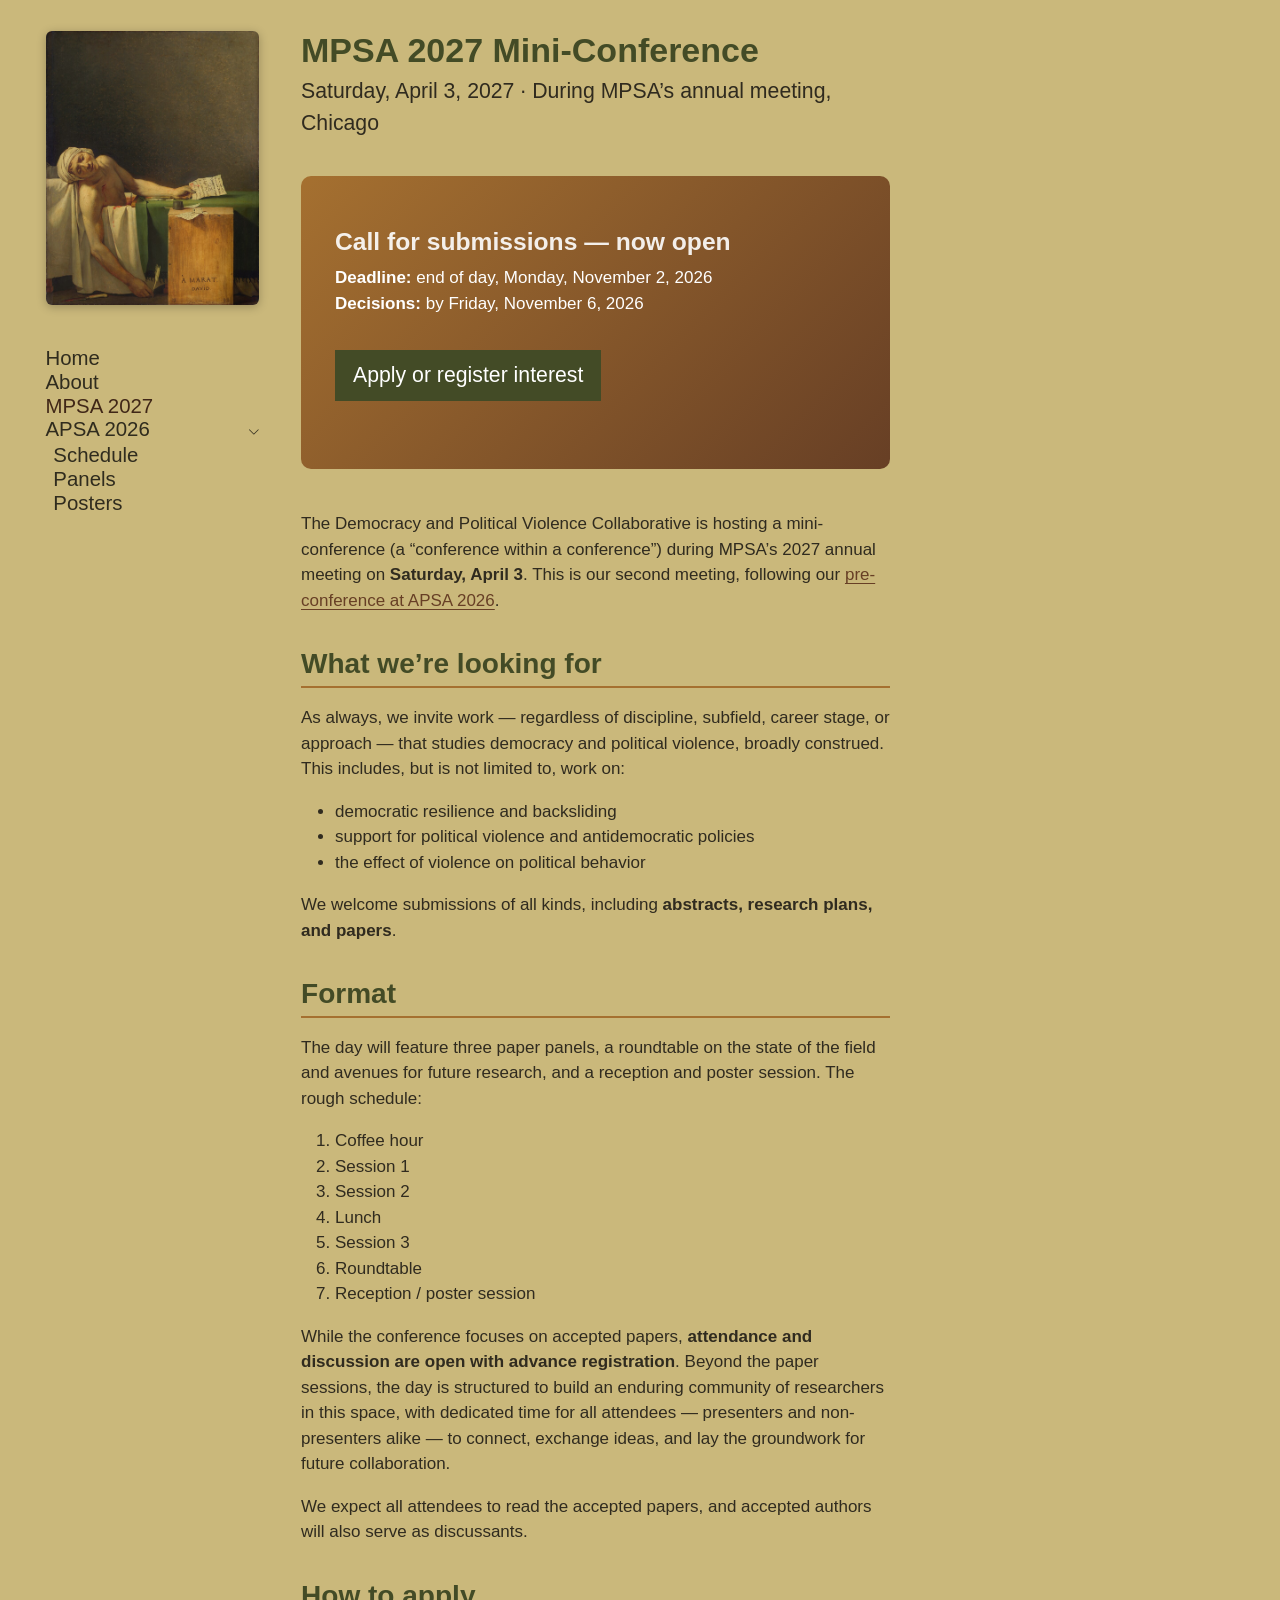
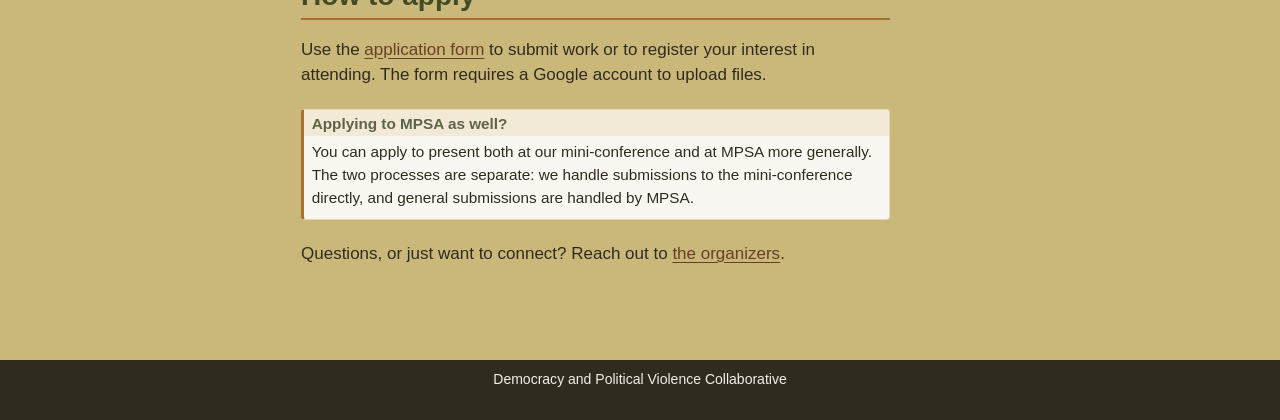
<file: mpsa2027/index.html>
<!DOCTYPE html>
<html xmlns="http://www.w3.org/1999/xhtml" lang="en" xml:lang="en"><head>

<meta charset="utf-8">
<meta name="generator" content="quarto-1.10.18">

<meta name="viewport" content="width=device-width, initial-scale=1.0, user-scalable=yes">


<title>MPSA 2027 Mini-Conference – Democracy &amp; Political Violence</title>
<style>
/* Default styles provided by pandoc.
** See https://pandoc.org/MANUAL.html#variables-for-html for config info.
*/
span.smallcaps{font-variant: small-caps;}
div.columns{display: flex; gap: 1.5em;}
div.column{flex: auto;}
@media screen {
div.columns{gap: min(4vw, 1.5em);}
div.column{overflow-x: auto;}
}
div.hanging-indent{margin-left: 1.5em; text-indent: -1.5em;}
ul.task-list{list-style: none;}
ul.task-list li input[type="checkbox"] {
  width: 0.8em;
  margin: 0 0.8em 0.2em -1em; /* quarto-specific, see https://github.com/quarto-dev/quarto-cli/issues/4556 */ 
  vertical-align: middle;
}
</style>


<script src="../site_libs/quarto-nav/quarto-nav.js"></script>
<script src="../site_libs/quarto-nav/headroom.min.js"></script>
<script src="../site_libs/clipboard/clipboard.min.js"></script>
<script src="../site_libs/quarto-search/autocomplete.umd.js"></script>
<script src="../site_libs/quarto-search/fuse.min.js"></script>
<script src="../site_libs/quarto-search/quarto-search.js"></script>
<meta name="quarto:offset" content="../">
<link href="../favicon.ico" rel="icon">
<script src="../site_libs/quarto-html/quarto.js" type="module"></script>
<script src="../site_libs/quarto-html/tabsets/tabsets.js" type="module"></script>
<script src="../site_libs/quarto-html/popper.min.js"></script>
<script src="../site_libs/quarto-html/tippy.umd.min.js"></script>
<script src="../site_libs/quarto-html/anchor.min.js"></script>
<link href="../site_libs/quarto-html/tippy.css" rel="stylesheet">
<link href="../site_libs/quarto-html/quarto-syntax-highlighting-64a204ab8560d761af7679ceaba22944.css" rel="stylesheet" id="quarto-text-highlighting-styles">
<script src="../site_libs/bootstrap/bootstrap.min.js"></script>
<link href="../site_libs/bootstrap/bootstrap-icons.css" rel="stylesheet">
<link href="../site_libs/bootstrap/bootstrap-694a2c9de66e2cb94db8f1289ca762a0.min.css" rel="stylesheet" append-hash="true" id="quarto-bootstrap" data-mode="light">
<script id="quarto-search-options" type="application/json">{
  "location": "sidebar",
  "copy-button": false,
  "collapse-after": 3,
  "panel-placement": "start",
  "type": "textbox",
  "limit": 50,
  "keyboard-shortcut": [
    "f",
    "/",
    "s"
  ],
  "show-item-context": false,
  "language": {
    "search-no-results-text": "No results",
    "search-matching-documents-text": "matching documents",
    "search-copy-link-title": "Copy link to search",
    "search-hide-matches-text": "Hide additional matches",
    "search-more-match-text": "more match in this document",
    "search-more-matches-text": "more matches in this document",
    "search-clear-button-title": "Clear",
    "search-text-placeholder": "",
    "search-detached-cancel-button-title": "Cancel",
    "search-submit-button-title": "Submit",
    "search-label": "Search"
  }
}</script>
<link rel="icon" type="image/png" sizes="32x32" href="../favicon-32x32.png">
<link rel="icon" type="image/png" sizes="16x16" href="../favicon-16x16.png">
<link rel="apple-touch-icon" sizes="180x180" href="../apple-touch-icon.png">


<link rel="stylesheet" href="../styles.css">
</head>

<body class="nav-sidebar floating fullcontent quarto-light">

<div id="quarto-search-results"></div>
  <header id="quarto-header" class="headroom fixed-top">
  <nav class="quarto-secondary-nav">
    <div class="container-fluid d-flex">
      <button type="button" class="quarto-btn-toggle btn" data-bs-toggle="collapse" role="button" data-bs-target=".quarto-sidebar-collapse-item" aria-controls="quarto-sidebar" aria-expanded="false" aria-label="Toggle sidebar navigation" onclick="if (window.quartoToggleHeadroom) { window.quartoToggleHeadroom(); }">
        <i class="bi bi-layout-text-sidebar-reverse"></i>
      </button>
        <nav class="quarto-page-breadcrumbs" aria-label="breadcrumb"><ol class="breadcrumb"><li class="breadcrumb-item"><a href="../mpsa2027/index.html">MPSA 2027</a></li></ol></nav>
        <a class="flex-grow-1" role="navigation" data-bs-toggle="collapse" data-bs-target=".quarto-sidebar-collapse-item" aria-controls="quarto-sidebar" aria-expanded="false" aria-label="Toggle sidebar navigation" onclick="if (window.quartoToggleHeadroom) { window.quartoToggleHeadroom(); }">      
        </a>
    </div>
  </nav>
</header>
<!-- content -->
<div id="quarto-content" class="quarto-container page-columns page-rows-contents page-layout-article">
<!-- sidebar -->
  <nav id="quarto-sidebar" class="sidebar collapse collapse-horizontal quarto-sidebar-collapse-item sidebar-navigation floating overflow-auto">
    <div class="pt-lg-2 mt-2 text-left sidebar-header">
      <a href="../index.html" class="sidebar-logo-link">
      <img src="../Death_of_Marat_by_David.jpg" alt="" class="sidebar-logo light-content py-0 d-lg-inline d-none">
      <img src="../Death_of_Marat_by_David.jpg" alt="" class="sidebar-logo dark-content py-0 d-lg-inline d-none">
      </a>
      </div>
    <div class="sidebar-menu-container"> 
    <ul class="list-unstyled mt-1">
        <li class="sidebar-item">
  <div class="sidebar-item-container"> 
  <a href="../index.html" class="sidebar-item-text sidebar-link">
 <span class="menu-text">Home</span></a>
  </div>
</li>
        <li class="sidebar-item">
  <div class="sidebar-item-container"> 
  <a href="../about.html" class="sidebar-item-text sidebar-link">
 <span class="menu-text">About</span></a>
  </div>
</li>
        <li class="sidebar-item">
  <div class="sidebar-item-container"> 
  <a href="../mpsa2027/index.html" class="sidebar-item-text sidebar-link active">
 <span class="menu-text">MPSA 2027</span></a>
  </div>
</li>
        <li class="sidebar-item sidebar-item-section">
      <div class="sidebar-item-container"> 
            <a href="../apsa2026/index.html" class="sidebar-item-text sidebar-link">
 <span class="menu-text">APSA 2026</span></a>
          <a class="sidebar-item-toggle text-start" data-bs-toggle="collapse" data-bs-target="#quarto-sidebar-section-1" role="navigation" aria-expanded="true" aria-label="Toggle section">
            <i class="bi bi-chevron-right ms-2"></i>
          </a> 
      </div>
      <ul id="quarto-sidebar-section-1" class="collapse list-unstyled sidebar-section depth1 show">  
          <li class="sidebar-item">
  <div class="sidebar-item-container"> 
  <a href="../apsa2026/schedule.html" class="sidebar-item-text sidebar-link">
 <span class="menu-text">Schedule</span></a>
  </div>
</li>
          <li class="sidebar-item">
  <div class="sidebar-item-container"> 
  <a href="../apsa2026/panels.html" class="sidebar-item-text sidebar-link">
 <span class="menu-text">Panels</span></a>
  </div>
</li>
          <li class="sidebar-item">
  <div class="sidebar-item-container"> 
  <a href="../apsa2026/posters.html" class="sidebar-item-text sidebar-link">
 <span class="menu-text">Posters</span></a>
  </div>
</li>
      </ul>
  </li>
    </ul>
    </div>
</nav>
<div id="quarto-sidebar-glass" class="quarto-sidebar-collapse-item" data-bs-toggle="collapse" data-bs-target=".quarto-sidebar-collapse-item"></div>
<!-- margin-sidebar -->
    
<!-- main -->
<main class="content" id="quarto-document-content">

<header id="title-block-header" class="quarto-title-block default">
<div class="quarto-title">
<h1 class="title">MPSA 2027 Mini-Conference</h1>
<p class="subtitle lead">Saturday, April 3, 2027 · During MPSA’s annual meeting, Chicago</p>
</div>



<div class="quarto-title-meta">

    
  
    
  </div>
  


</header>


<section id="call-for-submissions-now-open" class="level3 hero-banner">
<h3 class="anchored" data-anchor-id="call-for-submissions-now-open">Call for submissions — now open</h3>
<p><strong>Deadline:</strong> end of day, Monday, November 2, 2026<br> <strong>Decisions:</strong> by Friday, November 6, 2026</p>
<p><a href="https://forms.gle/N8DT9HGRhqTAmciH9" class="btn btn-primary btn-lg" target="_blank">Apply or register interest</a></p>
</section>
<p>The Democracy and Political Violence Collaborative is hosting a mini-conference (a “conference within a conference”) during MPSA’s 2027 annual meeting on <strong>Saturday, April 3</strong>. This is our second meeting, following our <a href="../apsa2026/index.html">pre-conference at APSA 2026</a>.</p>
<section id="what-were-looking-for" class="level2">
<h2 class="anchored" data-anchor-id="what-were-looking-for">What we’re looking for</h2>
<p>As always, we invite work — regardless of discipline, subfield, career stage, or approach — that studies democracy and political violence, broadly construed. This includes, but is not limited to, work on:</p>
<ul>
<li>democratic resilience and backsliding</li>
<li>support for political violence and antidemocratic policies</li>
<li>the effect of violence on political behavior</li>
</ul>
<p>We welcome submissions of all kinds, including <strong>abstracts, research plans, and papers</strong>.</p>
</section>
<section id="format" class="level2">
<h2 class="anchored" data-anchor-id="format">Format</h2>
<p>The day will feature three paper panels, a roundtable on the state of the field and avenues for future research, and a reception and poster session. The rough schedule:</p>
<ol type="1">
<li>Coffee hour</li>
<li>Session 1</li>
<li>Session 2</li>
<li>Lunch</li>
<li>Session 3</li>
<li>Roundtable</li>
<li>Reception / poster session</li>
</ol>
<p>While the conference focuses on accepted papers, <strong>attendance and discussion are open with advance registration</strong>. Beyond the paper sessions, the day is structured to build an enduring community of researchers in this space, with dedicated time for all attendees — presenters and non-presenters alike — to connect, exchange ideas, and lay the groundwork for future collaboration.</p>
<p>We expect all attendees to read the accepted papers, and accepted authors will also serve as discussants.</p>
</section>
<section id="how-to-apply" class="level2">
<h2 class="anchored" data-anchor-id="how-to-apply">How to apply</h2>
<p>Use the <a href="https://forms.gle/N8DT9HGRhqTAmciH9" target="_blank">application form</a> to submit work or to register your interest in attending. The form requires a Google account to upload files.</p>
<div class="callout callout-style-default callout-note no-icon callout-titled">
<div class="callout-header d-flex align-content-center">
<div class="callout-icon-container">
<i class="callout-icon no-icon"></i>
</div>
<div class="callout-title-container flex-fill">
<span class="screen-reader-only">Note</span>Applying to MPSA as well?
</div>
</div>
<div class="callout-body-container callout-body">
<p>You can apply to present both at our mini-conference and at MPSA more generally. The two processes are separate: we handle submissions to the mini-conference directly, and general submissions are handled by MPSA.</p>
</div>
</div>
<p>Questions, or just want to connect? Reach out to <a href="../about.html">the organizers</a>.</p>


</section>

</main> <!-- /main -->
<script id="quarto-html-after-body" type="application/javascript">
  window.document.addEventListener("DOMContentLoaded", function (event) {
    const icon = "";
    const anchorJS = new window.AnchorJS();
    anchorJS.options = {
      placement: 'right',
      icon: icon
    };
    anchorJS.add('.anchored');
    const isCodeAnnotation = (el) => {
      for (const clz of el.classList) {
        if (clz.startsWith('code-annotation-')) {                     
          return true;
        }
      }
      return false;
    }
    const onCopySuccess = function(e) {
      // button target
      const button = e.trigger;
      // don't keep focus
      button.blur();
      // flash "checked"
      button.classList.add('code-copy-button-checked');
      var currentTitle = button.getAttribute("title");
      button.setAttribute("title", "Copied!");
      let tooltip;
      if (window.bootstrap) {
        button.setAttribute("data-bs-toggle", "tooltip");
        button.setAttribute("data-bs-placement", "left");
        button.setAttribute("data-bs-title", "Copied!");
        tooltip = new bootstrap.Tooltip(button, 
          { trigger: "manual", 
            customClass: "code-copy-button-tooltip",
            offset: [0, -8]});
        tooltip.show();    
      }
      setTimeout(function() {
        if (tooltip) {
          tooltip.hide();
          button.removeAttribute("data-bs-title");
          button.removeAttribute("data-bs-toggle");
          button.removeAttribute("data-bs-placement");
        }
        button.setAttribute("title", currentTitle);
        button.classList.remove('code-copy-button-checked');
      }, 1000);
      // clear code selection
      e.clearSelection();
    }
    const getTextToCopy = function(trigger) {
      const outerScaffold = trigger.parentElement.cloneNode(true);
      const codeEl = outerScaffold.querySelector('code');
      for (const childEl of codeEl.children) {
        if (isCodeAnnotation(childEl)) {
          childEl.remove();
        }
      }
      return codeEl.innerText;
    }
    const clipboard = new window.ClipboardJS('.code-copy-button:not([data-in-quarto-modal])', {
      text: getTextToCopy
    });
    clipboard.on('success', onCopySuccess);
    if (window.document.getElementById('quarto-embedded-source-code-modal')) {
      const clipboardModal = new window.ClipboardJS('.code-copy-button[data-in-quarto-modal]', {
        text: getTextToCopy,
        container: window.document.getElementById('quarto-embedded-source-code-modal')
      });
      clipboardModal.on('success', onCopySuccess);
    }
      var localhostRegex = new RegExp(/^(?:http|https):\/\/localhost\:?[0-9]*\//);
      var mailtoRegex = new RegExp(/^mailto:/);
        var filterRegex = new RegExp("https:\/\/dpvconf\.com");
      var isInternal = (href) => {
          return filterRegex.test(href) || localhostRegex.test(href) || mailtoRegex.test(href);
      }
      // Inspect non-navigation links and adorn them if external
     var links = window.document.querySelectorAll('a[href]:not(.nav-link):not(.navbar-brand):not(.toc-action):not(.sidebar-link):not(.sidebar-item-toggle):not(.pagination-link):not(.no-external):not([aria-hidden]):not(.dropdown-item):not(.quarto-navigation-tool):not(.about-link)');
      for (var i=0; i<links.length; i++) {
        const link = links[i];
        if (!isInternal(link.href)) {
          // undo the damage that might have been done by quarto-nav.js in the case of
          // links that we want to consider external
          if (link.dataset.originalHref !== undefined) {
            link.href = link.dataset.originalHref;
          }
        }
      }
    function tippyHover(el, contentFn, onTriggerFn, onUntriggerFn) {
      const config = {
        allowHTML: true,
        maxWidth: 500,
        delay: 100,
        arrow: false,
        appendTo: function(el) {
            return el.parentElement;
        },
        interactive: true,
        interactiveBorder: 10,
        theme: 'quarto',
        placement: 'bottom-start',
      };
      if (contentFn) {
        config.content = contentFn;
      }
      if (onTriggerFn) {
        config.onTrigger = onTriggerFn;
      }
      if (onUntriggerFn) {
        config.onUntrigger = onUntriggerFn;
      }
      window.tippy(el, config); 
    }
    const noterefs = window.document.querySelectorAll('a[role="doc-noteref"]');
    for (var i=0; i<noterefs.length; i++) {
      const ref = noterefs[i];
      tippyHover(ref, function() {
        // use id or data attribute instead here
        let href = ref.getAttribute('data-footnote-href') || ref.getAttribute('href');
        try { href = new URL(href).hash; } catch {}
        const id = href.replace(/^#\/?/, "");
        const note = window.document.getElementById(id);
        if (note) {
          return note.innerHTML;
        } else {
          return "";
        }
      });
    }
    const xrefs = window.document.querySelectorAll('a.quarto-xref');
    const processXRef = (id, note) => {
      // Strip column container classes
      const stripColumnClz = (el) => {
        el.classList.remove("page-full", "page-columns");
        if (el.children) {
          for (const child of el.children) {
            stripColumnClz(child);
          }
        }
      }
      stripColumnClz(note)
      if (id === null || id.startsWith('sec-')) {
        // Special case sections, only their first couple elements
        const container = document.createElement("div");
        if (note.children && note.children.length > 2) {
          container.appendChild(note.children[0].cloneNode(true));
          for (let i = 1; i < note.children.length; i++) {
            const child = note.children[i];
            if (child.tagName === "P" && child.innerText === "") {
              continue;
            } else {
              container.appendChild(child.cloneNode(true));
              break;
            }
          }
          if (window.Quarto?.typesetMath) {
            window.Quarto.typesetMath(container);
          }
          return container.innerHTML
        } else {
          if (window.Quarto?.typesetMath) {
            window.Quarto.typesetMath(note);
          }
          return note.innerHTML;
        }
      } else {
        // Remove any anchor links if they are present
        const anchorLink = note.querySelector('a.anchorjs-link');
        if (anchorLink) {
          anchorLink.remove();
        }
        if (window.Quarto?.typesetMath) {
          window.Quarto.typesetMath(note);
        }
        if (note.classList.contains("callout")) {
          return note.outerHTML;
        } else {
          return note.innerHTML;
        }
      }
    }
    for (var i=0; i<xrefs.length; i++) {
      const xref = xrefs[i];
      tippyHover(xref, undefined, function(instance) {
        instance.disable();
        let url = xref.getAttribute('href');
        let hash = undefined; 
        if (url.startsWith('#')) {
          hash = url;
        } else {
          try { hash = new URL(url).hash; } catch {}
        }
        if (hash) {
          const id = hash.replace(/^#\/?/, "");
          const note = window.document.getElementById(id);
          if (note !== null) {
            try {
              const html = processXRef(id, note.cloneNode(true));
              instance.setContent(html);
            } finally {
              instance.enable();
              instance.show();
            }
          } else {
            // See if we can fetch this
            fetch(url.split('#')[0])
            .then(res => res.text())
            .then(html => {
              const parser = new DOMParser();
              const htmlDoc = parser.parseFromString(html, "text/html");
              const note = htmlDoc.getElementById(id);
              if (note !== null) {
                const html = processXRef(id, note);
                instance.setContent(html);
              } 
            }).finally(() => {
              instance.enable();
              instance.show();
            });
          }
        } else {
          // See if we can fetch a full url (with no hash to target)
          // This is a special case and we should probably do some content thinning / targeting
          fetch(url)
          .then(res => res.text())
          .then(html => {
            const parser = new DOMParser();
            const htmlDoc = parser.parseFromString(html, "text/html");
            const note = htmlDoc.querySelector('main.content');
            if (note !== null) {
              // This should only happen for chapter cross references
              // (since there is no id in the URL)
              // remove the first header
              if (note.children.length > 0 && note.children[0].tagName === "HEADER") {
                note.children[0].remove();
              }
              const html = processXRef(null, note);
              instance.setContent(html);
            } 
          }).finally(() => {
            instance.enable();
            instance.show();
          });
        }
      }, function(instance) {
      });
    }
        let selectedAnnoteEl;
        const selectorForAnnotation = ( cell, annotation) => {
          let cellAttr = 'data-code-cell="' + cell + '"';
          let lineAttr = 'data-code-annotation="' +  annotation + '"';
          const selector = 'span[' + cellAttr + '][' + lineAttr + ']';
          return selector;
        }
        const selectCodeLines = (annoteEl) => {
          const doc = window.document;
          const targetCell = annoteEl.getAttribute("data-target-cell");
          const targetAnnotation = annoteEl.getAttribute("data-target-annotation");
          const annoteSpan = window.document.querySelector(selectorForAnnotation(targetCell, targetAnnotation));
          const lines = annoteSpan.getAttribute("data-code-lines").split(",");
          const lineIds = lines.map((line) => {
            return targetCell + "-" + line;
          })
          let top = null;
          let height = null;
          let parent = null;
          if (lineIds.length > 0) {
              //compute the position of the single el (top and bottom and make a div)
              const el = window.document.getElementById(lineIds[0]);
              top = el.offsetTop;
              height = el.offsetHeight;
              parent = el.parentElement.parentElement;
            if (lineIds.length > 1) {
              const lastEl = window.document.getElementById(lineIds[lineIds.length - 1]);
              const bottom = lastEl.offsetTop + lastEl.offsetHeight;
              height = bottom - top;
            }
            if (top !== null && height !== null && parent !== null) {
              // cook up a div (if necessary) and position it 
              let div = window.document.getElementById("code-annotation-line-highlight");
              if (div === null) {
                div = window.document.createElement("div");
                div.setAttribute("id", "code-annotation-line-highlight");
                div.style.position = 'absolute';
                parent.appendChild(div);
              }
              div.style.top = top - 2 + "px";
              div.style.height = height + 4 + "px";
              div.style.left = 0;
              let gutterDiv = window.document.getElementById("code-annotation-line-highlight-gutter");
              if (gutterDiv === null) {
                gutterDiv = window.document.createElement("div");
                gutterDiv.setAttribute("id", "code-annotation-line-highlight-gutter");
                gutterDiv.style.position = 'absolute';
                const codeCell = window.document.getElementById(targetCell);
                const gutter = codeCell.querySelector('.code-annotation-gutter');
                gutter.appendChild(gutterDiv);
              }
              gutterDiv.style.top = top - 2 + "px";
              gutterDiv.style.height = height + 4 + "px";
            }
            selectedAnnoteEl = annoteEl;
          }
        };
        const unselectCodeLines = () => {
          const elementsIds = ["code-annotation-line-highlight", "code-annotation-line-highlight-gutter"];
          elementsIds.forEach((elId) => {
            const div = window.document.getElementById(elId);
            if (div) {
              div.remove();
            }
          });
          selectedAnnoteEl = undefined;
        };
          // Handle positioning of the toggle
      window.addEventListener(
        "resize",
        throttle(() => {
          elRect = undefined;
          if (selectedAnnoteEl) {
            selectCodeLines(selectedAnnoteEl);
          }
        }, 10)
      );
      function throttle(fn, ms) {
      let throttle = false;
      let timer;
        return (...args) => {
          if(!throttle) { // first call gets through
              fn.apply(this, args);
              throttle = true;
          } else { // all the others get throttled
              if(timer) clearTimeout(timer); // cancel #2
              timer = setTimeout(() => {
                fn.apply(this, args);
                timer = throttle = false;
              }, ms);
          }
        };
      }
        // Attach click handler to the DT
        const annoteDls = window.document.querySelectorAll('dt[data-target-cell]');
        for (const annoteDlNode of annoteDls) {
          annoteDlNode.addEventListener('click', (event) => {
            const clickedEl = event.target;
            if (clickedEl !== selectedAnnoteEl) {
              unselectCodeLines();
              const activeEl = window.document.querySelector('dt[data-target-cell].code-annotation-active');
              if (activeEl) {
                activeEl.classList.remove('code-annotation-active');
              }
              selectCodeLines(clickedEl);
              clickedEl.classList.add('code-annotation-active');
            } else {
              // Unselect the line
              unselectCodeLines();
              clickedEl.classList.remove('code-annotation-active');
            }
          });
        }
    const findCites = (el) => {
      const parentEl = el.parentElement;
      if (parentEl) {
        const cites = parentEl.dataset.cites;
        if (cites) {
          return {
            el,
            cites: cites.split(' ')
          };
        } else {
          return findCites(el.parentElement)
        }
      } else {
        return undefined;
      }
    };
    var bibliorefs = window.document.querySelectorAll('a[role="doc-biblioref"]');
    for (var i=0; i<bibliorefs.length; i++) {
      const ref = bibliorefs[i];
      const citeInfo = findCites(ref);
      if (citeInfo) {
        tippyHover(citeInfo.el, function() {
          var popup = window.document.createElement('div');
          citeInfo.cites.forEach(function(cite) {
            var citeDiv = window.document.createElement('div');
            citeDiv.classList.add('hanging-indent');
            citeDiv.classList.add('csl-entry');
            var biblioDiv = window.document.getElementById('ref-' + cite);
            if (biblioDiv) {
              citeDiv.innerHTML = biblioDiv.innerHTML;
            }
            popup.appendChild(citeDiv);
          });
          return popup.innerHTML;
        });
      }
    }
  });
  </script>
</div> <!-- /content -->
<footer class="footer">
  <div class="nav-footer">
    <div class="nav-footer-left">
      &nbsp;
    </div>   
    <div class="nav-footer-center">
<p>Democracy and Political Violence Collaborative</p>
</div>
    <div class="nav-footer-right">
      &nbsp;
    </div>
  </div>
</footer>




</body></html>
</file>
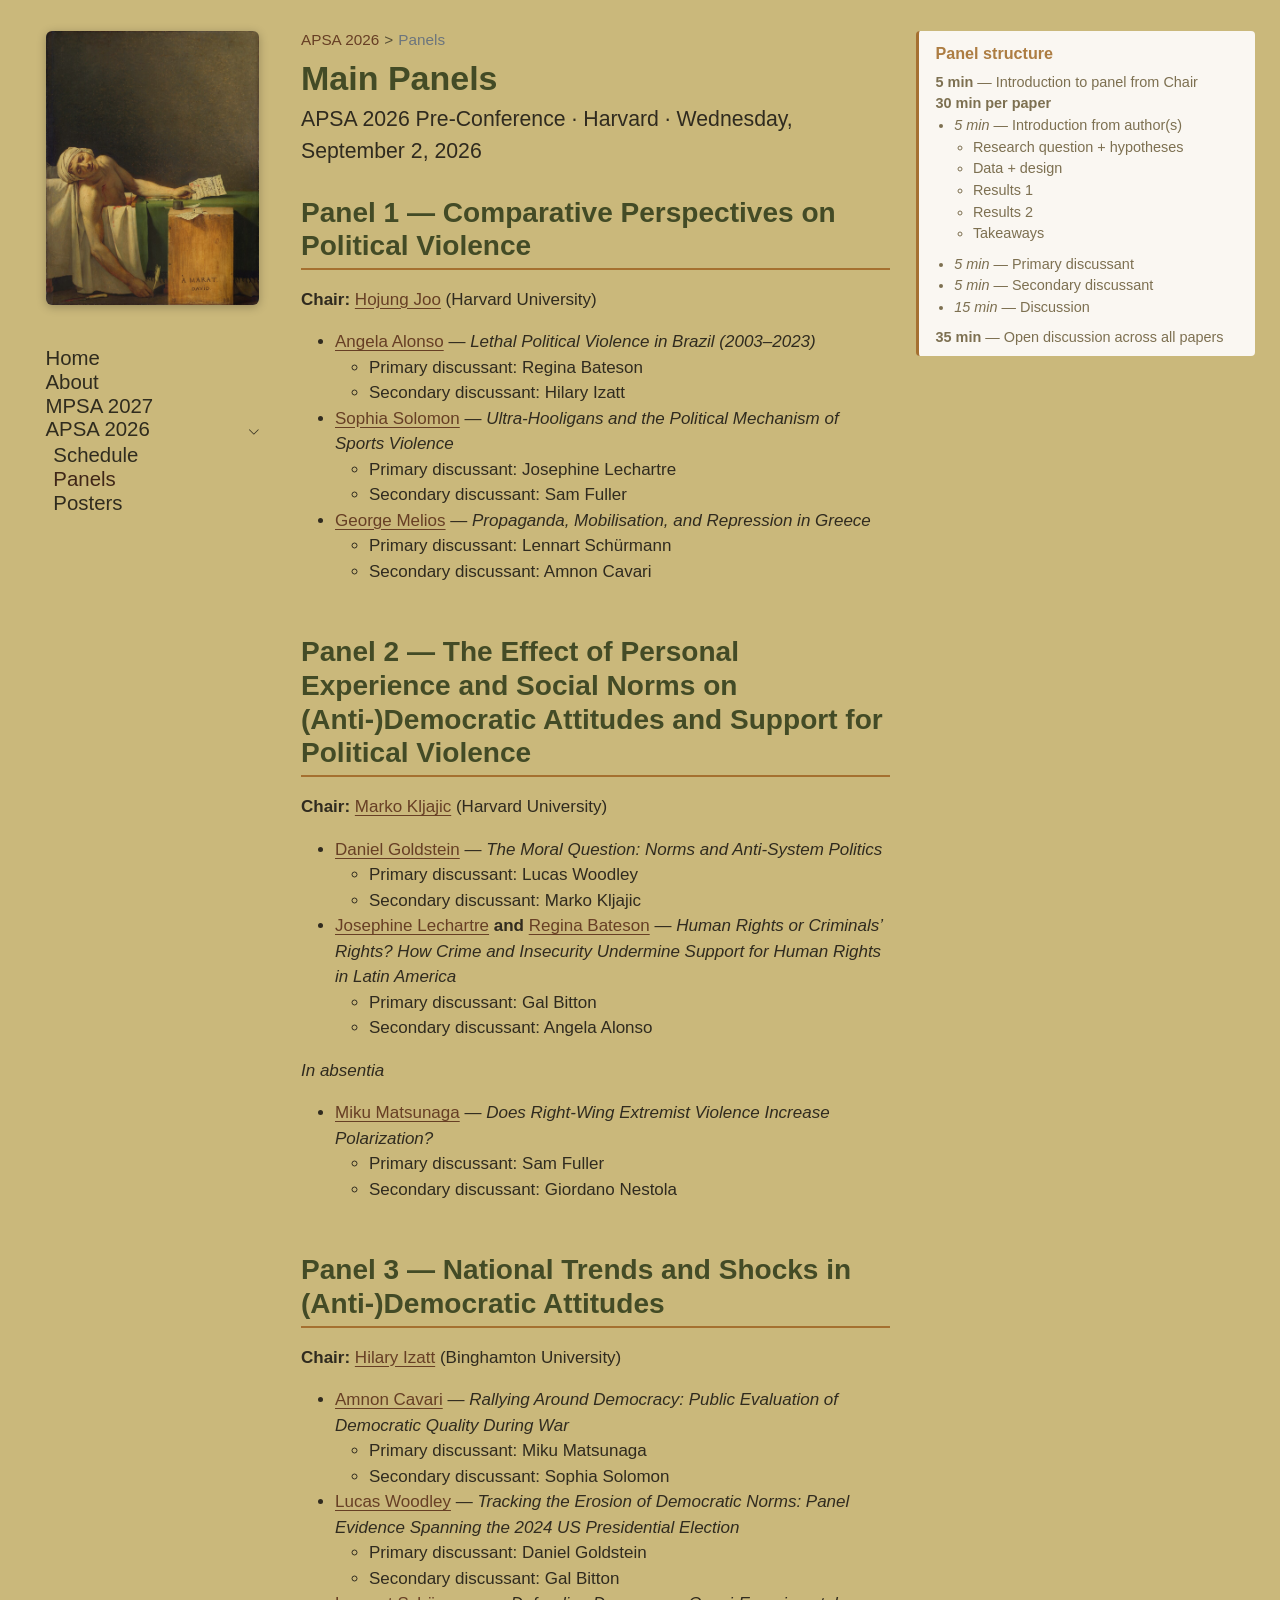
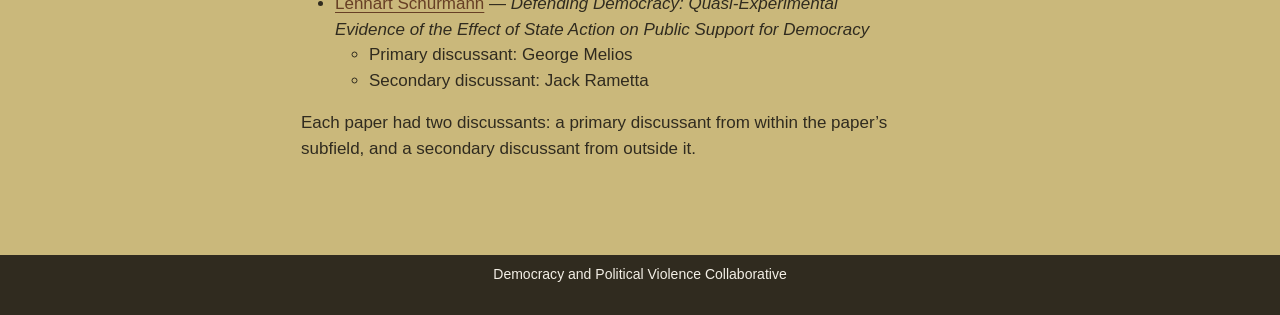
<file: panels.html>
<html xmlns="http://www.w3.org/1999/xhtml">
<head>
  <title>Redirect</title>
  <script type="text/javascript">
    var redirects = {"":"apsa2026/panels.html"};
    var hash = window.location.hash.startsWith('#') ? window.location.hash.slice(1) : window.location.hash;
    var redirect = redirects[hash] || redirects[""] || "/";
    window.document.title = 'Redirect to  ' +  redirect;
    if (!redirects[hash]) {
      redirect = redirect + window.location.hash;
    }
    redirect = redirect + window.location.search;
    window.location.replace(redirect);
  </script>
</head>
<body>
</body>
</html>
</file>
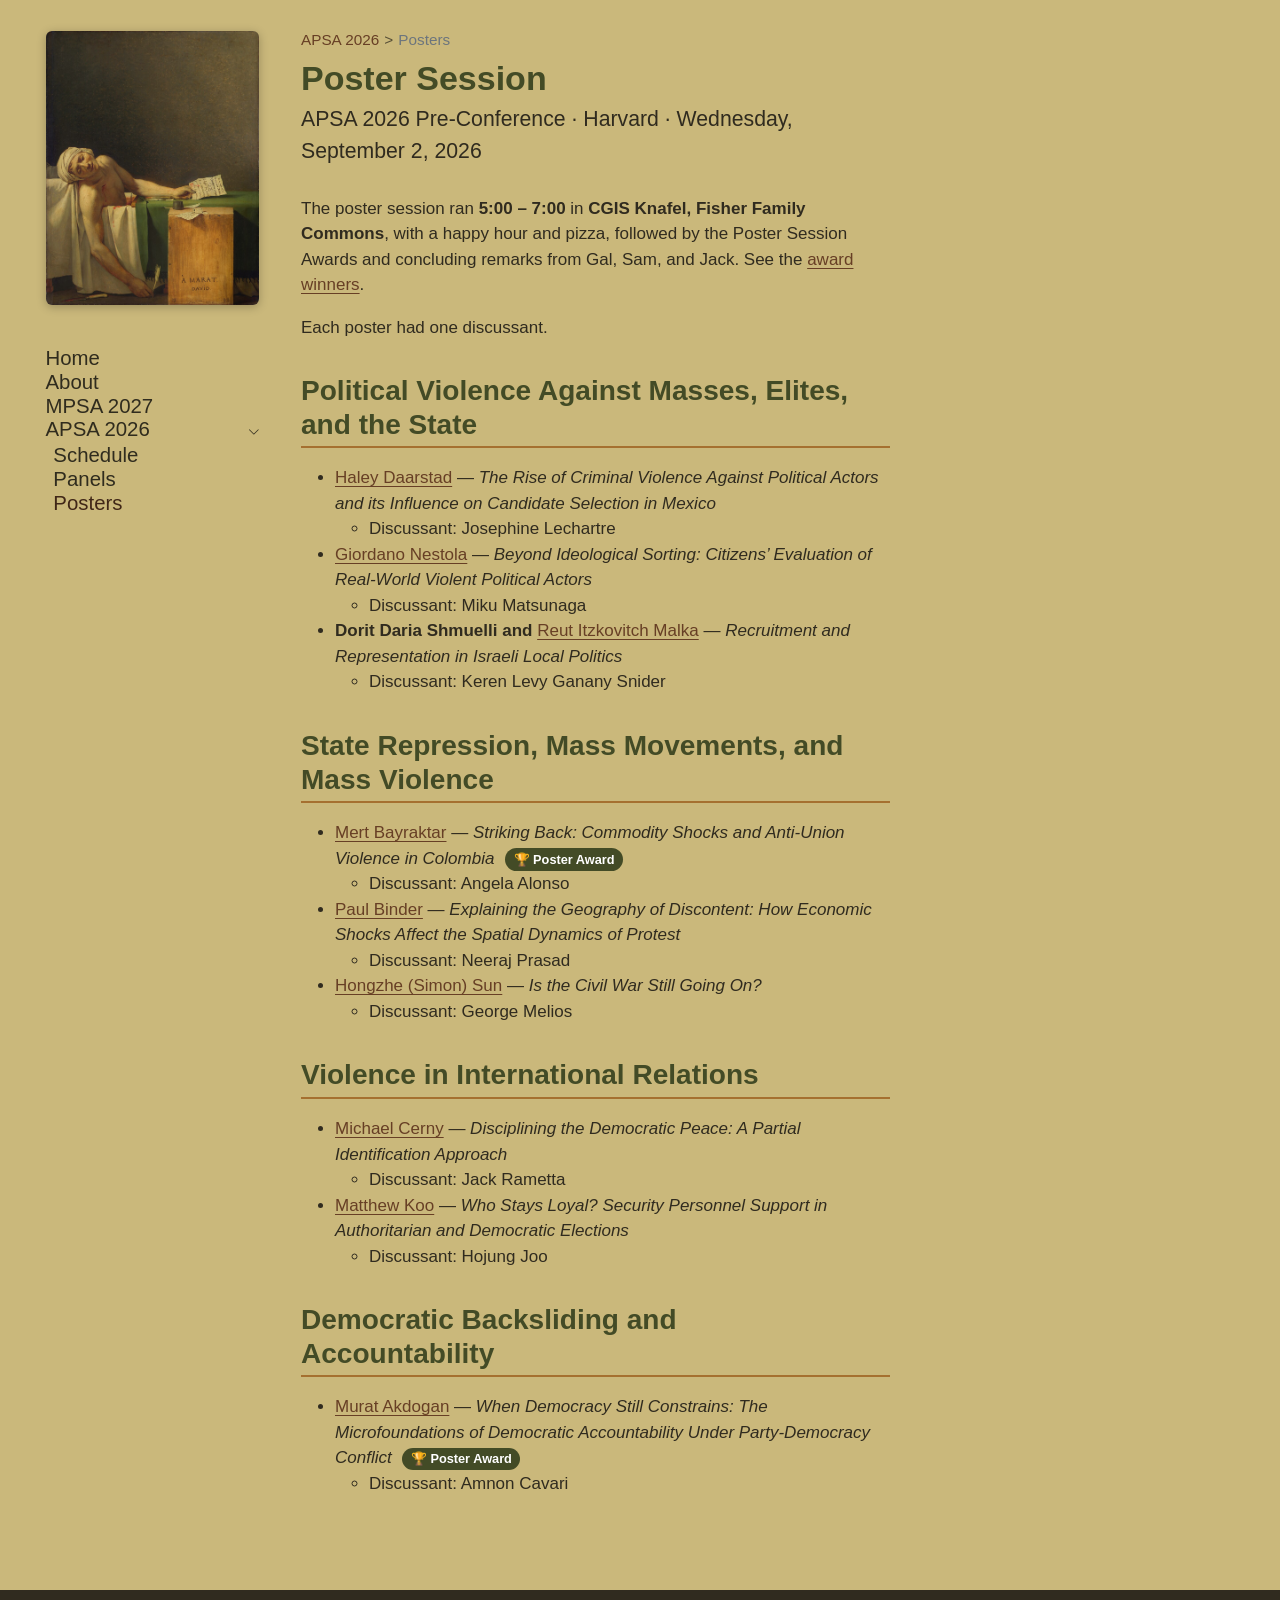
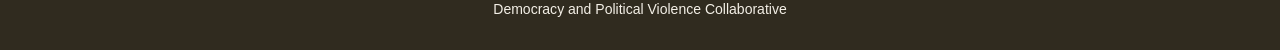
<file: posters.html>
<html xmlns="http://www.w3.org/1999/xhtml">
<head>
  <title>Redirect</title>
  <script type="text/javascript">
    var redirects = {"":"apsa2026/posters.html"};
    var hash = window.location.hash.startsWith('#') ? window.location.hash.slice(1) : window.location.hash;
    var redirect = redirects[hash] || redirects[""] || "/";
    window.document.title = 'Redirect to  ' +  redirect;
    if (!redirects[hash]) {
      redirect = redirect + window.location.hash;
    }
    redirect = redirect + window.location.search;
    window.location.replace(redirect);
  </script>
</head>
<body>
</body>
</html>
</file>
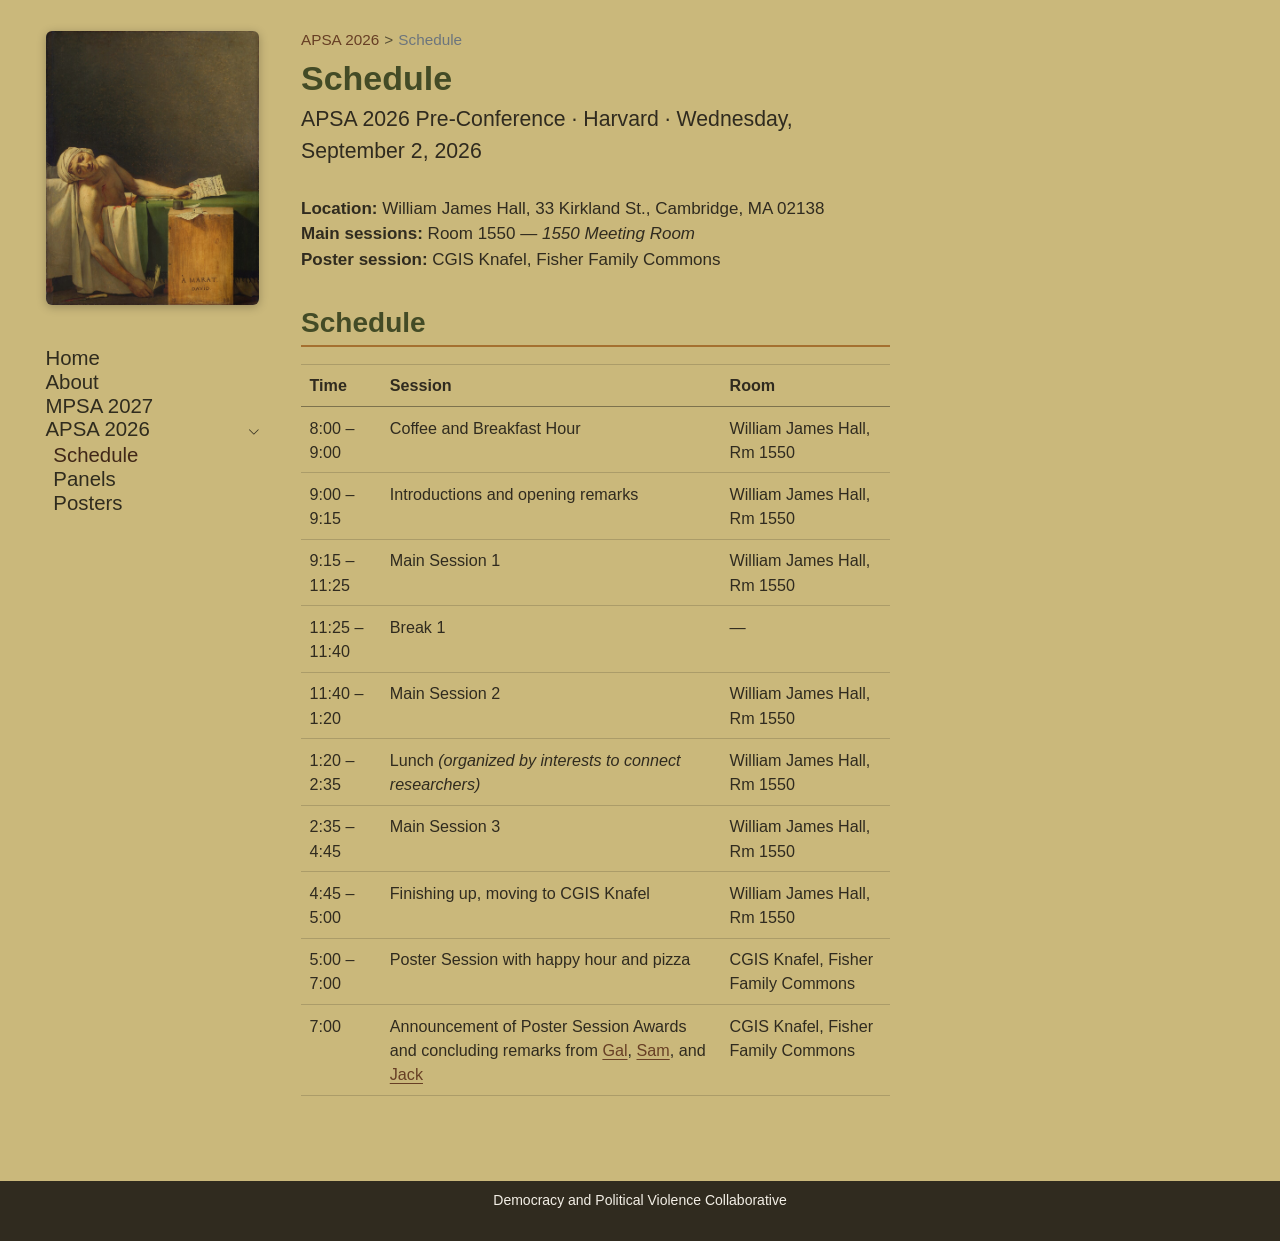
<file: schedule.html>
<html xmlns="http://www.w3.org/1999/xhtml">
<head>
  <title>Redirect</title>
  <script type="text/javascript">
    var redirects = {"":"apsa2026/schedule.html"};
    var hash = window.location.hash.startsWith('#') ? window.location.hash.slice(1) : window.location.hash;
    var redirect = redirects[hash] || redirects[""] || "/";
    window.document.title = 'Redirect to  ' +  redirect;
    if (!redirects[hash]) {
      redirect = redirect + window.location.hash;
    }
    redirect = redirect + window.location.search;
    window.location.replace(redirect);
  </script>
</head>
<body>
</body>
</html>
</file>
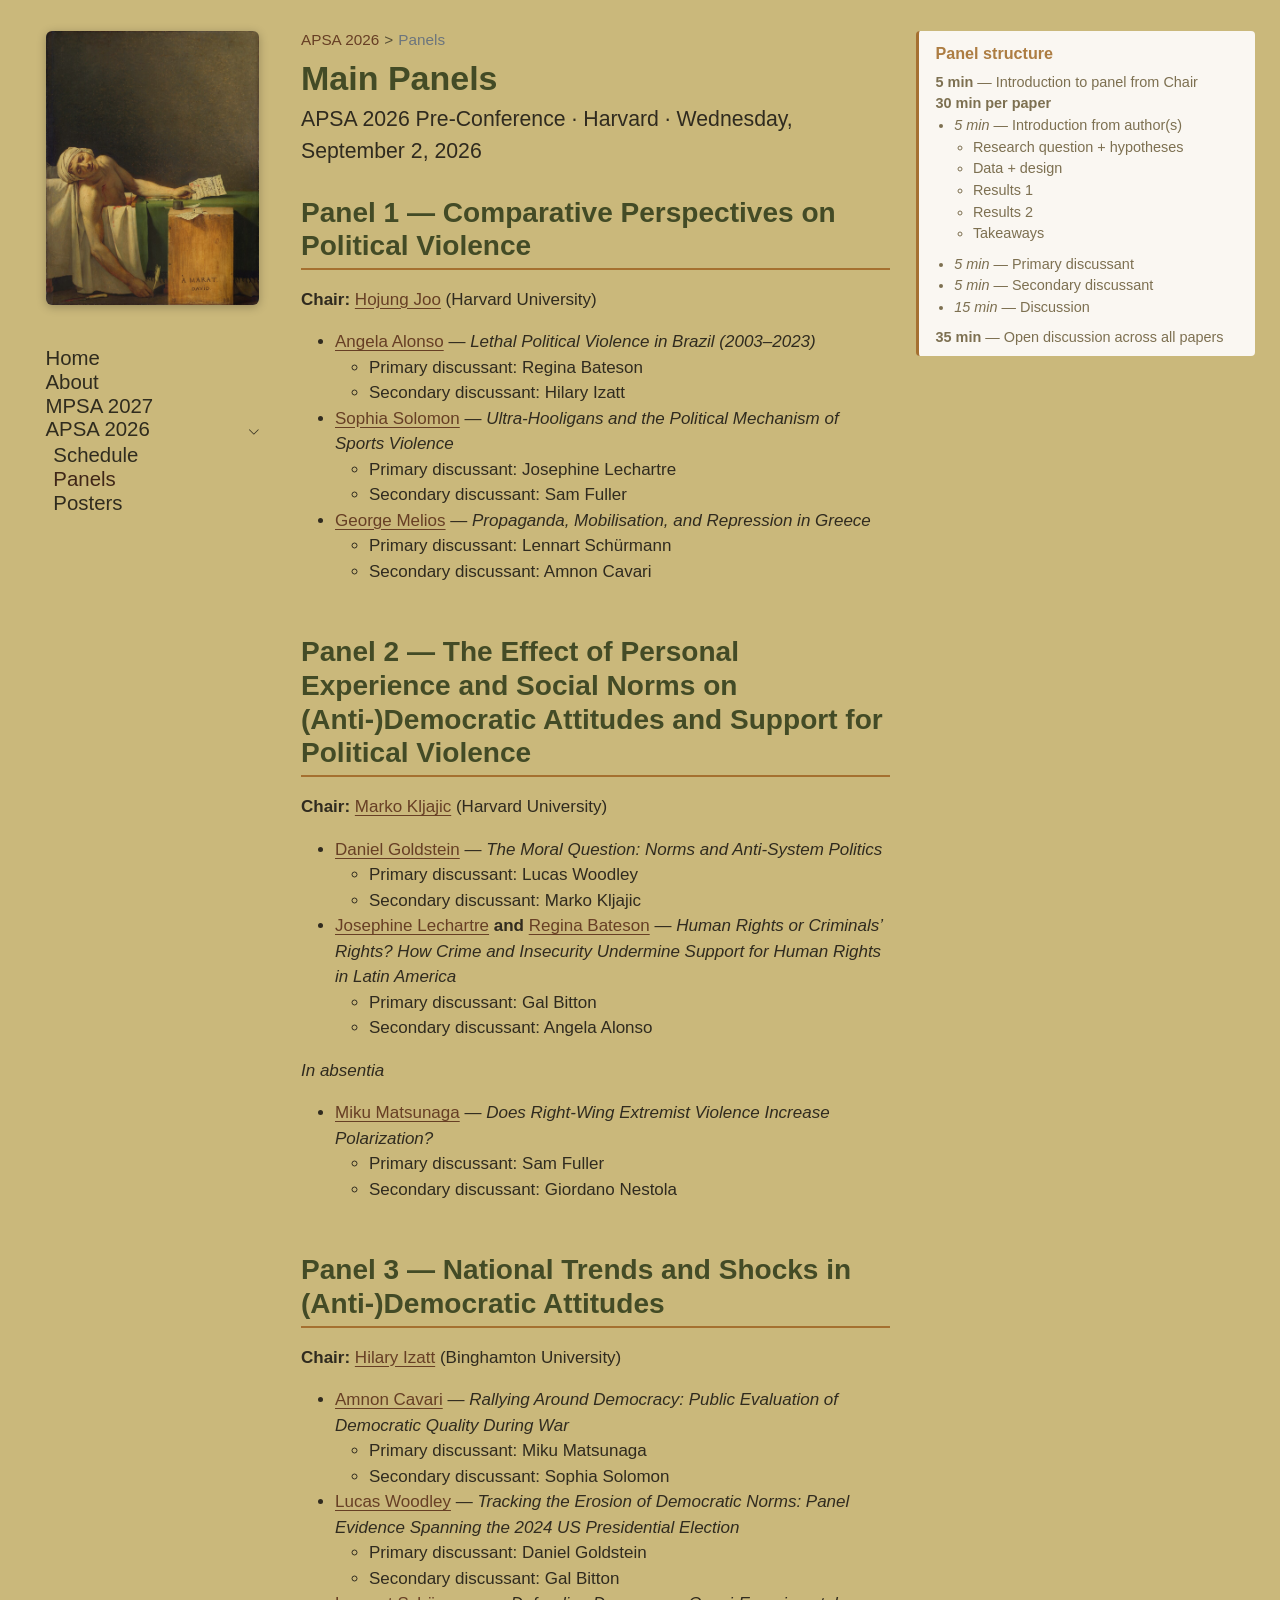
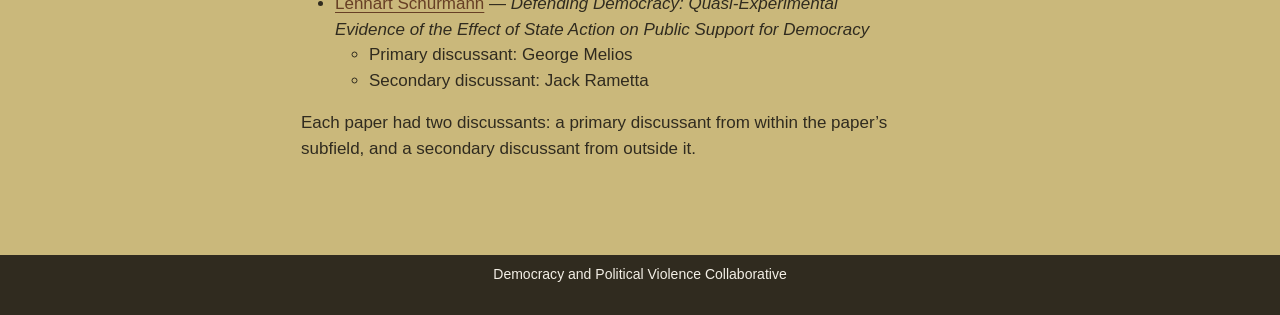
<file: apsa2026/panels.html>
<!DOCTYPE html>
<html xmlns="http://www.w3.org/1999/xhtml" lang="en" xml:lang="en"><head>

<meta charset="utf-8">
<meta name="generator" content="quarto-1.10.18">

<meta name="viewport" content="width=device-width, initial-scale=1.0, user-scalable=yes">


<title>Main Panels – Democracy &amp; Political Violence</title>
<style>
/* Default styles provided by pandoc.
** See https://pandoc.org/MANUAL.html#variables-for-html for config info.
*/
span.smallcaps{font-variant: small-caps;}
div.columns{display: flex; gap: 1.5em;}
div.column{flex: auto;}
@media screen {
div.columns{gap: min(4vw, 1.5em);}
div.column{overflow-x: auto;}
}
div.hanging-indent{margin-left: 1.5em; text-indent: -1.5em;}
ul.task-list{list-style: none;}
ul.task-list li input[type="checkbox"] {
  width: 0.8em;
  margin: 0 0.8em 0.2em -1em; /* quarto-specific, see https://github.com/quarto-dev/quarto-cli/issues/4556 */ 
  vertical-align: middle;
}
</style>


<script src="../site_libs/quarto-nav/quarto-nav.js"></script>
<script src="../site_libs/quarto-nav/headroom.min.js"></script>
<script src="../site_libs/clipboard/clipboard.min.js"></script>
<script src="../site_libs/quarto-search/autocomplete.umd.js"></script>
<script src="../site_libs/quarto-search/fuse.min.js"></script>
<script src="../site_libs/quarto-search/quarto-search.js"></script>
<meta name="quarto:offset" content="../">
<link href="../favicon.ico" rel="icon">
<script src="../site_libs/quarto-html/quarto.js" type="module"></script>
<script src="../site_libs/quarto-html/tabsets/tabsets.js" type="module"></script>
<script src="../site_libs/quarto-html/popper.min.js"></script>
<script src="../site_libs/quarto-html/tippy.umd.min.js"></script>
<script src="../site_libs/quarto-html/anchor.min.js"></script>
<link href="../site_libs/quarto-html/tippy.css" rel="stylesheet">
<link href="../site_libs/quarto-html/quarto-syntax-highlighting-64a204ab8560d761af7679ceaba22944.css" rel="stylesheet" id="quarto-text-highlighting-styles">
<script src="../site_libs/bootstrap/bootstrap.min.js"></script>
<link href="../site_libs/bootstrap/bootstrap-icons.css" rel="stylesheet">
<link href="../site_libs/bootstrap/bootstrap-694a2c9de66e2cb94db8f1289ca762a0.min.css" rel="stylesheet" append-hash="true" id="quarto-bootstrap" data-mode="light">
<script id="quarto-search-options" type="application/json">{
  "location": "sidebar",
  "copy-button": false,
  "collapse-after": 3,
  "panel-placement": "start",
  "type": "textbox",
  "limit": 50,
  "keyboard-shortcut": [
    "f",
    "/",
    "s"
  ],
  "show-item-context": false,
  "language": {
    "search-no-results-text": "No results",
    "search-matching-documents-text": "matching documents",
    "search-copy-link-title": "Copy link to search",
    "search-hide-matches-text": "Hide additional matches",
    "search-more-match-text": "more match in this document",
    "search-more-matches-text": "more matches in this document",
    "search-clear-button-title": "Clear",
    "search-text-placeholder": "",
    "search-detached-cancel-button-title": "Cancel",
    "search-submit-button-title": "Submit",
    "search-label": "Search"
  }
}</script>
<link rel="icon" type="image/png" sizes="32x32" href="../favicon-32x32.png">
<link rel="icon" type="image/png" sizes="16x16" href="../favicon-16x16.png">
<link rel="apple-touch-icon" sizes="180x180" href="../apple-touch-icon.png">


<link rel="stylesheet" href="../styles.css">
</head>

<body class="nav-sidebar floating slimcontent quarto-light">

<div id="quarto-search-results"></div>
  <header id="quarto-header" class="headroom fixed-top">
  <nav class="quarto-secondary-nav">
    <div class="container-fluid d-flex">
      <button type="button" class="quarto-btn-toggle btn" data-bs-toggle="collapse" role="button" data-bs-target=".quarto-sidebar-collapse-item" aria-controls="quarto-sidebar" aria-expanded="false" aria-label="Toggle sidebar navigation" onclick="if (window.quartoToggleHeadroom) { window.quartoToggleHeadroom(); }">
        <i class="bi bi-layout-text-sidebar-reverse"></i>
      </button>
        <nav class="quarto-page-breadcrumbs" aria-label="breadcrumb"><ol class="breadcrumb"><li class="breadcrumb-item"><a href="../apsa2026/index.html">APSA 2026</a></li><li class="breadcrumb-item"><a href="../apsa2026/panels.html">Panels</a></li></ol></nav>
        <a class="flex-grow-1" role="navigation" data-bs-toggle="collapse" data-bs-target=".quarto-sidebar-collapse-item" aria-controls="quarto-sidebar" aria-expanded="false" aria-label="Toggle sidebar navigation" onclick="if (window.quartoToggleHeadroom) { window.quartoToggleHeadroom(); }">      
        </a>
    </div>
  </nav>
</header>
<!-- content -->
<div id="quarto-content" class="quarto-container page-columns page-rows-contents page-layout-article">
<!-- sidebar -->
  <nav id="quarto-sidebar" class="sidebar collapse collapse-horizontal quarto-sidebar-collapse-item sidebar-navigation floating overflow-auto">
    <div class="pt-lg-2 mt-2 text-left sidebar-header">
      <a href="../index.html" class="sidebar-logo-link">
      <img src="../Death_of_Marat_by_David.jpg" alt="" class="sidebar-logo light-content py-0 d-lg-inline d-none">
      <img src="../Death_of_Marat_by_David.jpg" alt="" class="sidebar-logo dark-content py-0 d-lg-inline d-none">
      </a>
      </div>
    <div class="sidebar-menu-container"> 
    <ul class="list-unstyled mt-1">
        <li class="sidebar-item">
  <div class="sidebar-item-container"> 
  <a href="../index.html" class="sidebar-item-text sidebar-link">
 <span class="menu-text">Home</span></a>
  </div>
</li>
        <li class="sidebar-item">
  <div class="sidebar-item-container"> 
  <a href="../about.html" class="sidebar-item-text sidebar-link">
 <span class="menu-text">About</span></a>
  </div>
</li>
        <li class="sidebar-item">
  <div class="sidebar-item-container"> 
  <a href="../mpsa2027/index.html" class="sidebar-item-text sidebar-link">
 <span class="menu-text">MPSA 2027</span></a>
  </div>
</li>
        <li class="sidebar-item sidebar-item-section">
      <div class="sidebar-item-container"> 
            <a href="../apsa2026/index.html" class="sidebar-item-text sidebar-link">
 <span class="menu-text">APSA 2026</span></a>
          <a class="sidebar-item-toggle text-start" data-bs-toggle="collapse" data-bs-target="#quarto-sidebar-section-1" role="navigation" aria-expanded="true" aria-label="Toggle section">
            <i class="bi bi-chevron-right ms-2"></i>
          </a> 
      </div>
      <ul id="quarto-sidebar-section-1" class="collapse list-unstyled sidebar-section depth1 show">  
          <li class="sidebar-item">
  <div class="sidebar-item-container"> 
  <a href="../apsa2026/schedule.html" class="sidebar-item-text sidebar-link">
 <span class="menu-text">Schedule</span></a>
  </div>
</li>
          <li class="sidebar-item">
  <div class="sidebar-item-container"> 
  <a href="../apsa2026/panels.html" class="sidebar-item-text sidebar-link active">
 <span class="menu-text">Panels</span></a>
  </div>
</li>
          <li class="sidebar-item">
  <div class="sidebar-item-container"> 
  <a href="../apsa2026/posters.html" class="sidebar-item-text sidebar-link">
 <span class="menu-text">Posters</span></a>
  </div>
</li>
      </ul>
  </li>
    </ul>
    </div>
</nav>
<div id="quarto-sidebar-glass" class="quarto-sidebar-collapse-item" data-bs-toggle="collapse" data-bs-target=".quarto-sidebar-collapse-item"></div>
<!-- margin-sidebar -->
    <div id="quarto-margin-sidebar" class="sidebar margin-sidebar zindex-bottom">
    </div>
<!-- main -->
<main class="content page-columns page-full" id="quarto-document-content">

<header id="title-block-header" class="quarto-title-block default"><nav class="quarto-page-breadcrumbs quarto-title-breadcrumbs d-none d-lg-block" aria-label="breadcrumb"><ol class="breadcrumb"><li class="breadcrumb-item"><a href="../apsa2026/index.html">APSA 2026</a></li><li class="breadcrumb-item"><a href="../apsa2026/panels.html">Panels</a></li></ol></nav>
<div class="quarto-title">
<h1 class="title">Main Panels</h1>
<p class="subtitle lead">APSA 2026 Pre-Conference · Harvard · Wednesday, September 2, 2026</p>
</div>



<div class="quarto-title-meta">

    
  
    
  </div>
  


</header>



<div class="no-row-height column-margin column-container"><section id="panel-structure" class="level3 panel-structure">
<h3 class="anchored" data-anchor-id="panel-structure">Panel structure</h3>
<p><strong>5 min</strong> — Introduction to panel from Chair</p>
<p><strong>30 min per paper</strong></p>
<ul>
<li><em>5 min</em> — Introduction from author(s)
<ul>
<li>Research question + hypotheses</li>
<li>Data + design</li>
<li>Results 1</li>
<li>Results 2</li>
<li>Takeaways</li>
</ul></li>
<li><em>5 min</em> — Primary discussant</li>
<li><em>5 min</em> — Secondary discussant</li>
<li><em>15 min</em> — Discussion</li>
</ul>
<p><strong>35 min</strong> — Open discussion across all papers</p>
</section></div><section id="panel-1-comparative-perspectives-on-political-violence" class="level2">
<h2 class="anchored" data-anchor-id="panel-1-comparative-perspectives-on-political-violence">Panel 1 — Comparative Perspectives on Political Violence</h2>
<p><strong>Chair:</strong> <a href="https://www.hojungjoo.com">Hojung Joo</a> (Harvard University)</p>
<ul>
<li><strong><a href="https://www.angelaalonso.org/en">Angela Alonso</a></strong> — <em>Lethal Political Violence in Brazil (2003–2023)</em>
<ul>
<li>Primary discussant: Regina Bateson</li>
<li>Secondary discussant: Hilary Izatt</li>
</ul></li>
<li><strong><a href="https://politics.virginia.edu/people/sophia-solomon">Sophia Solomon</a></strong> — <em>Ultra-Hooligans and the Political Mechanism of Sports Violence</em>
<ul>
<li>Primary discussant: Josephine Lechartre</li>
<li>Secondary discussant: Sam Fuller</li>
</ul></li>
<li><strong><a href="https://www.georgemelios.com/">George Melios</a></strong> — <em>Propaganda, Mobilisation, and Repression in Greece</em>
<ul>
<li>Primary discussant: Lennart Schürmann</li>
<li>Secondary discussant: Amnon Cavari</li>
</ul></li>
</ul>
</section>
<section id="panel-2-the-effect-of-personal-experience-and-social-norms-on-anti-democratic-attitudes-and-support-for-political-violence" class="level2">
<h2 class="anchored" data-anchor-id="panel-2-the-effect-of-personal-experience-and-social-norms-on-anti-democratic-attitudes-and-support-for-political-violence">Panel 2 — The Effect of Personal Experience and Social Norms on (Anti-)Democratic Attitudes and Support for Political Violence</h2>
<p><strong>Chair:</strong> <a href="https://www.markokljajic.com/">Marko Kljajic</a> (Harvard University)</p>
<ul>
<li><strong><a href="https://daniel-a-n-goldstein.com/">Daniel Goldstein</a></strong> — <em>The Moral Question: Norms and Anti-System Politics</em>
<ul>
<li>Primary discussant: Lucas Woodley</li>
<li>Secondary discussant: Marko Kljajic</li>
</ul></li>
<li><strong><a href="https://www.josephinelechartre.com/">Josephine Lechartre</a> and <a href="https://www.reginabateson.com/">Regina Bateson</a></strong> — <em>Human Rights or Criminals’ Rights? How Crime and Insecurity Undermine Support for Human Rights in Latin America</em>
<ul>
<li>Primary discussant: Gal Bitton</li>
<li>Secondary discussant: Angela Alonso</li>
</ul></li>
</ul>
<p><em>In absentia</em></p>
<ul>
<li><strong><a href="https://mikumatsunaga.github.io/">Miku Matsunaga</a></strong> — <em>Does Right-Wing Extremist Violence Increase Polarization?</em>
<ul>
<li>Primary discussant: Sam Fuller</li>
<li>Secondary discussant: Giordano Nestola</li>
</ul></li>
</ul>
</section>
<section id="panel-3-national-trends-and-shocks-in-anti-democratic-attitudes" class="level2">
<h2 class="anchored" data-anchor-id="panel-3-national-trends-and-shocks-in-anti-democratic-attitudes">Panel 3 — National Trends and Shocks in (Anti-)Democratic Attitudes</h2>
<p><strong>Chair:</strong> <a href="https://www.hilaryizatt.com/">Hilary Izatt</a> (Binghamton University)</p>
<ul>
<li><strong><a href="https://www.runi.ac.il/en/faculty/cavari">Amnon Cavari</a></strong> — <em>Rallying Around Democracy: Public Evaluation of Democratic Quality During War</em>
<ul>
<li>Primary discussant: Miku Matsunaga</li>
<li>Secondary discussant: Sophia Solomon</li>
</ul></li>
<li><strong><a href="https://caps.gov.harvard.edu/directory/lucas-woodley/">Lucas Woodley</a></strong> — <em>Tracking the Erosion of Democratic Norms: Panel Evidence Spanning the 2024 US Presidential Election</em>
<ul>
<li>Primary discussant: Daniel Goldstein</li>
<li>Secondary discussant: Gal Bitton</li>
</ul></li>
<li><strong><a href="https://schuermannl.github.io/">Lennart Schürmann</a></strong> — <em>Defending Democracy: Quasi-Experimental Evidence of the Effect of State Action on Public Support for Democracy</em>
<ul>
<li>Primary discussant: George Melios</li>
<li>Secondary discussant: Jack Rametta</li>
</ul></li>
</ul>
<p>Each paper had two discussants: a primary discussant from within the paper’s subfield, and a secondary discussant from outside it.</p>


</section>

</main> <!-- /main -->
<script id="quarto-html-after-body" type="application/javascript">
  window.document.addEventListener("DOMContentLoaded", function (event) {
    const icon = "";
    const anchorJS = new window.AnchorJS();
    anchorJS.options = {
      placement: 'right',
      icon: icon
    };
    anchorJS.add('.anchored');
    const isCodeAnnotation = (el) => {
      for (const clz of el.classList) {
        if (clz.startsWith('code-annotation-')) {                     
          return true;
        }
      }
      return false;
    }
    const onCopySuccess = function(e) {
      // button target
      const button = e.trigger;
      // don't keep focus
      button.blur();
      // flash "checked"
      button.classList.add('code-copy-button-checked');
      var currentTitle = button.getAttribute("title");
      button.setAttribute("title", "Copied!");
      let tooltip;
      if (window.bootstrap) {
        button.setAttribute("data-bs-toggle", "tooltip");
        button.setAttribute("data-bs-placement", "left");
        button.setAttribute("data-bs-title", "Copied!");
        tooltip = new bootstrap.Tooltip(button, 
          { trigger: "manual", 
            customClass: "code-copy-button-tooltip",
            offset: [0, -8]});
        tooltip.show();    
      }
      setTimeout(function() {
        if (tooltip) {
          tooltip.hide();
          button.removeAttribute("data-bs-title");
          button.removeAttribute("data-bs-toggle");
          button.removeAttribute("data-bs-placement");
        }
        button.setAttribute("title", currentTitle);
        button.classList.remove('code-copy-button-checked');
      }, 1000);
      // clear code selection
      e.clearSelection();
    }
    const getTextToCopy = function(trigger) {
      const outerScaffold = trigger.parentElement.cloneNode(true);
      const codeEl = outerScaffold.querySelector('code');
      for (const childEl of codeEl.children) {
        if (isCodeAnnotation(childEl)) {
          childEl.remove();
        }
      }
      return codeEl.innerText;
    }
    const clipboard = new window.ClipboardJS('.code-copy-button:not([data-in-quarto-modal])', {
      text: getTextToCopy
    });
    clipboard.on('success', onCopySuccess);
    if (window.document.getElementById('quarto-embedded-source-code-modal')) {
      const clipboardModal = new window.ClipboardJS('.code-copy-button[data-in-quarto-modal]', {
        text: getTextToCopy,
        container: window.document.getElementById('quarto-embedded-source-code-modal')
      });
      clipboardModal.on('success', onCopySuccess);
    }
      var localhostRegex = new RegExp(/^(?:http|https):\/\/localhost\:?[0-9]*\//);
      var mailtoRegex = new RegExp(/^mailto:/);
        var filterRegex = new RegExp("https:\/\/dpvconf\.com");
      var isInternal = (href) => {
          return filterRegex.test(href) || localhostRegex.test(href) || mailtoRegex.test(href);
      }
      // Inspect non-navigation links and adorn them if external
     var links = window.document.querySelectorAll('a[href]:not(.nav-link):not(.navbar-brand):not(.toc-action):not(.sidebar-link):not(.sidebar-item-toggle):not(.pagination-link):not(.no-external):not([aria-hidden]):not(.dropdown-item):not(.quarto-navigation-tool):not(.about-link)');
      for (var i=0; i<links.length; i++) {
        const link = links[i];
        if (!isInternal(link.href)) {
          // undo the damage that might have been done by quarto-nav.js in the case of
          // links that we want to consider external
          if (link.dataset.originalHref !== undefined) {
            link.href = link.dataset.originalHref;
          }
        }
      }
    function tippyHover(el, contentFn, onTriggerFn, onUntriggerFn) {
      const config = {
        allowHTML: true,
        maxWidth: 500,
        delay: 100,
        arrow: false,
        appendTo: function(el) {
            return el.parentElement;
        },
        interactive: true,
        interactiveBorder: 10,
        theme: 'quarto',
        placement: 'bottom-start',
      };
      if (contentFn) {
        config.content = contentFn;
      }
      if (onTriggerFn) {
        config.onTrigger = onTriggerFn;
      }
      if (onUntriggerFn) {
        config.onUntrigger = onUntriggerFn;
      }
      window.tippy(el, config); 
    }
    const noterefs = window.document.querySelectorAll('a[role="doc-noteref"]');
    for (var i=0; i<noterefs.length; i++) {
      const ref = noterefs[i];
      tippyHover(ref, function() {
        // use id or data attribute instead here
        let href = ref.getAttribute('data-footnote-href') || ref.getAttribute('href');
        try { href = new URL(href).hash; } catch {}
        const id = href.replace(/^#\/?/, "");
        const note = window.document.getElementById(id);
        if (note) {
          return note.innerHTML;
        } else {
          return "";
        }
      });
    }
    const xrefs = window.document.querySelectorAll('a.quarto-xref');
    const processXRef = (id, note) => {
      // Strip column container classes
      const stripColumnClz = (el) => {
        el.classList.remove("page-full", "page-columns");
        if (el.children) {
          for (const child of el.children) {
            stripColumnClz(child);
          }
        }
      }
      stripColumnClz(note)
      if (id === null || id.startsWith('sec-')) {
        // Special case sections, only their first couple elements
        const container = document.createElement("div");
        if (note.children && note.children.length > 2) {
          container.appendChild(note.children[0].cloneNode(true));
          for (let i = 1; i < note.children.length; i++) {
            const child = note.children[i];
            if (child.tagName === "P" && child.innerText === "") {
              continue;
            } else {
              container.appendChild(child.cloneNode(true));
              break;
            }
          }
          if (window.Quarto?.typesetMath) {
            window.Quarto.typesetMath(container);
          }
          return container.innerHTML
        } else {
          if (window.Quarto?.typesetMath) {
            window.Quarto.typesetMath(note);
          }
          return note.innerHTML;
        }
      } else {
        // Remove any anchor links if they are present
        const anchorLink = note.querySelector('a.anchorjs-link');
        if (anchorLink) {
          anchorLink.remove();
        }
        if (window.Quarto?.typesetMath) {
          window.Quarto.typesetMath(note);
        }
        if (note.classList.contains("callout")) {
          return note.outerHTML;
        } else {
          return note.innerHTML;
        }
      }
    }
    for (var i=0; i<xrefs.length; i++) {
      const xref = xrefs[i];
      tippyHover(xref, undefined, function(instance) {
        instance.disable();
        let url = xref.getAttribute('href');
        let hash = undefined; 
        if (url.startsWith('#')) {
          hash = url;
        } else {
          try { hash = new URL(url).hash; } catch {}
        }
        if (hash) {
          const id = hash.replace(/^#\/?/, "");
          const note = window.document.getElementById(id);
          if (note !== null) {
            try {
              const html = processXRef(id, note.cloneNode(true));
              instance.setContent(html);
            } finally {
              instance.enable();
              instance.show();
            }
          } else {
            // See if we can fetch this
            fetch(url.split('#')[0])
            .then(res => res.text())
            .then(html => {
              const parser = new DOMParser();
              const htmlDoc = parser.parseFromString(html, "text/html");
              const note = htmlDoc.getElementById(id);
              if (note !== null) {
                const html = processXRef(id, note);
                instance.setContent(html);
              } 
            }).finally(() => {
              instance.enable();
              instance.show();
            });
          }
        } else {
          // See if we can fetch a full url (with no hash to target)
          // This is a special case and we should probably do some content thinning / targeting
          fetch(url)
          .then(res => res.text())
          .then(html => {
            const parser = new DOMParser();
            const htmlDoc = parser.parseFromString(html, "text/html");
            const note = htmlDoc.querySelector('main.content');
            if (note !== null) {
              // This should only happen for chapter cross references
              // (since there is no id in the URL)
              // remove the first header
              if (note.children.length > 0 && note.children[0].tagName === "HEADER") {
                note.children[0].remove();
              }
              const html = processXRef(null, note);
              instance.setContent(html);
            } 
          }).finally(() => {
            instance.enable();
            instance.show();
          });
        }
      }, function(instance) {
      });
    }
        let selectedAnnoteEl;
        const selectorForAnnotation = ( cell, annotation) => {
          let cellAttr = 'data-code-cell="' + cell + '"';
          let lineAttr = 'data-code-annotation="' +  annotation + '"';
          const selector = 'span[' + cellAttr + '][' + lineAttr + ']';
          return selector;
        }
        const selectCodeLines = (annoteEl) => {
          const doc = window.document;
          const targetCell = annoteEl.getAttribute("data-target-cell");
          const targetAnnotation = annoteEl.getAttribute("data-target-annotation");
          const annoteSpan = window.document.querySelector(selectorForAnnotation(targetCell, targetAnnotation));
          const lines = annoteSpan.getAttribute("data-code-lines").split(",");
          const lineIds = lines.map((line) => {
            return targetCell + "-" + line;
          })
          let top = null;
          let height = null;
          let parent = null;
          if (lineIds.length > 0) {
              //compute the position of the single el (top and bottom and make a div)
              const el = window.document.getElementById(lineIds[0]);
              top = el.offsetTop;
              height = el.offsetHeight;
              parent = el.parentElement.parentElement;
            if (lineIds.length > 1) {
              const lastEl = window.document.getElementById(lineIds[lineIds.length - 1]);
              const bottom = lastEl.offsetTop + lastEl.offsetHeight;
              height = bottom - top;
            }
            if (top !== null && height !== null && parent !== null) {
              // cook up a div (if necessary) and position it 
              let div = window.document.getElementById("code-annotation-line-highlight");
              if (div === null) {
                div = window.document.createElement("div");
                div.setAttribute("id", "code-annotation-line-highlight");
                div.style.position = 'absolute';
                parent.appendChild(div);
              }
              div.style.top = top - 2 + "px";
              div.style.height = height + 4 + "px";
              div.style.left = 0;
              let gutterDiv = window.document.getElementById("code-annotation-line-highlight-gutter");
              if (gutterDiv === null) {
                gutterDiv = window.document.createElement("div");
                gutterDiv.setAttribute("id", "code-annotation-line-highlight-gutter");
                gutterDiv.style.position = 'absolute';
                const codeCell = window.document.getElementById(targetCell);
                const gutter = codeCell.querySelector('.code-annotation-gutter');
                gutter.appendChild(gutterDiv);
              }
              gutterDiv.style.top = top - 2 + "px";
              gutterDiv.style.height = height + 4 + "px";
            }
            selectedAnnoteEl = annoteEl;
          }
        };
        const unselectCodeLines = () => {
          const elementsIds = ["code-annotation-line-highlight", "code-annotation-line-highlight-gutter"];
          elementsIds.forEach((elId) => {
            const div = window.document.getElementById(elId);
            if (div) {
              div.remove();
            }
          });
          selectedAnnoteEl = undefined;
        };
          // Handle positioning of the toggle
      window.addEventListener(
        "resize",
        throttle(() => {
          elRect = undefined;
          if (selectedAnnoteEl) {
            selectCodeLines(selectedAnnoteEl);
          }
        }, 10)
      );
      function throttle(fn, ms) {
      let throttle = false;
      let timer;
        return (...args) => {
          if(!throttle) { // first call gets through
              fn.apply(this, args);
              throttle = true;
          } else { // all the others get throttled
              if(timer) clearTimeout(timer); // cancel #2
              timer = setTimeout(() => {
                fn.apply(this, args);
                timer = throttle = false;
              }, ms);
          }
        };
      }
        // Attach click handler to the DT
        const annoteDls = window.document.querySelectorAll('dt[data-target-cell]');
        for (const annoteDlNode of annoteDls) {
          annoteDlNode.addEventListener('click', (event) => {
            const clickedEl = event.target;
            if (clickedEl !== selectedAnnoteEl) {
              unselectCodeLines();
              const activeEl = window.document.querySelector('dt[data-target-cell].code-annotation-active');
              if (activeEl) {
                activeEl.classList.remove('code-annotation-active');
              }
              selectCodeLines(clickedEl);
              clickedEl.classList.add('code-annotation-active');
            } else {
              // Unselect the line
              unselectCodeLines();
              clickedEl.classList.remove('code-annotation-active');
            }
          });
        }
    const findCites = (el) => {
      const parentEl = el.parentElement;
      if (parentEl) {
        const cites = parentEl.dataset.cites;
        if (cites) {
          return {
            el,
            cites: cites.split(' ')
          };
        } else {
          return findCites(el.parentElement)
        }
      } else {
        return undefined;
      }
    };
    var bibliorefs = window.document.querySelectorAll('a[role="doc-biblioref"]');
    for (var i=0; i<bibliorefs.length; i++) {
      const ref = bibliorefs[i];
      const citeInfo = findCites(ref);
      if (citeInfo) {
        tippyHover(citeInfo.el, function() {
          var popup = window.document.createElement('div');
          citeInfo.cites.forEach(function(cite) {
            var citeDiv = window.document.createElement('div');
            citeDiv.classList.add('hanging-indent');
            citeDiv.classList.add('csl-entry');
            var biblioDiv = window.document.getElementById('ref-' + cite);
            if (biblioDiv) {
              citeDiv.innerHTML = biblioDiv.innerHTML;
            }
            popup.appendChild(citeDiv);
          });
          return popup.innerHTML;
        });
      }
    }
  });
  </script>
</div> <!-- /content -->
<footer class="footer">
  <div class="nav-footer">
    <div class="nav-footer-left">
      &nbsp;
    </div>   
    <div class="nav-footer-center">
<p>Democracy and Political Violence Collaborative</p>
</div>
    <div class="nav-footer-right">
      &nbsp;
    </div>
  </div>
</footer>




</body></html>
</file>
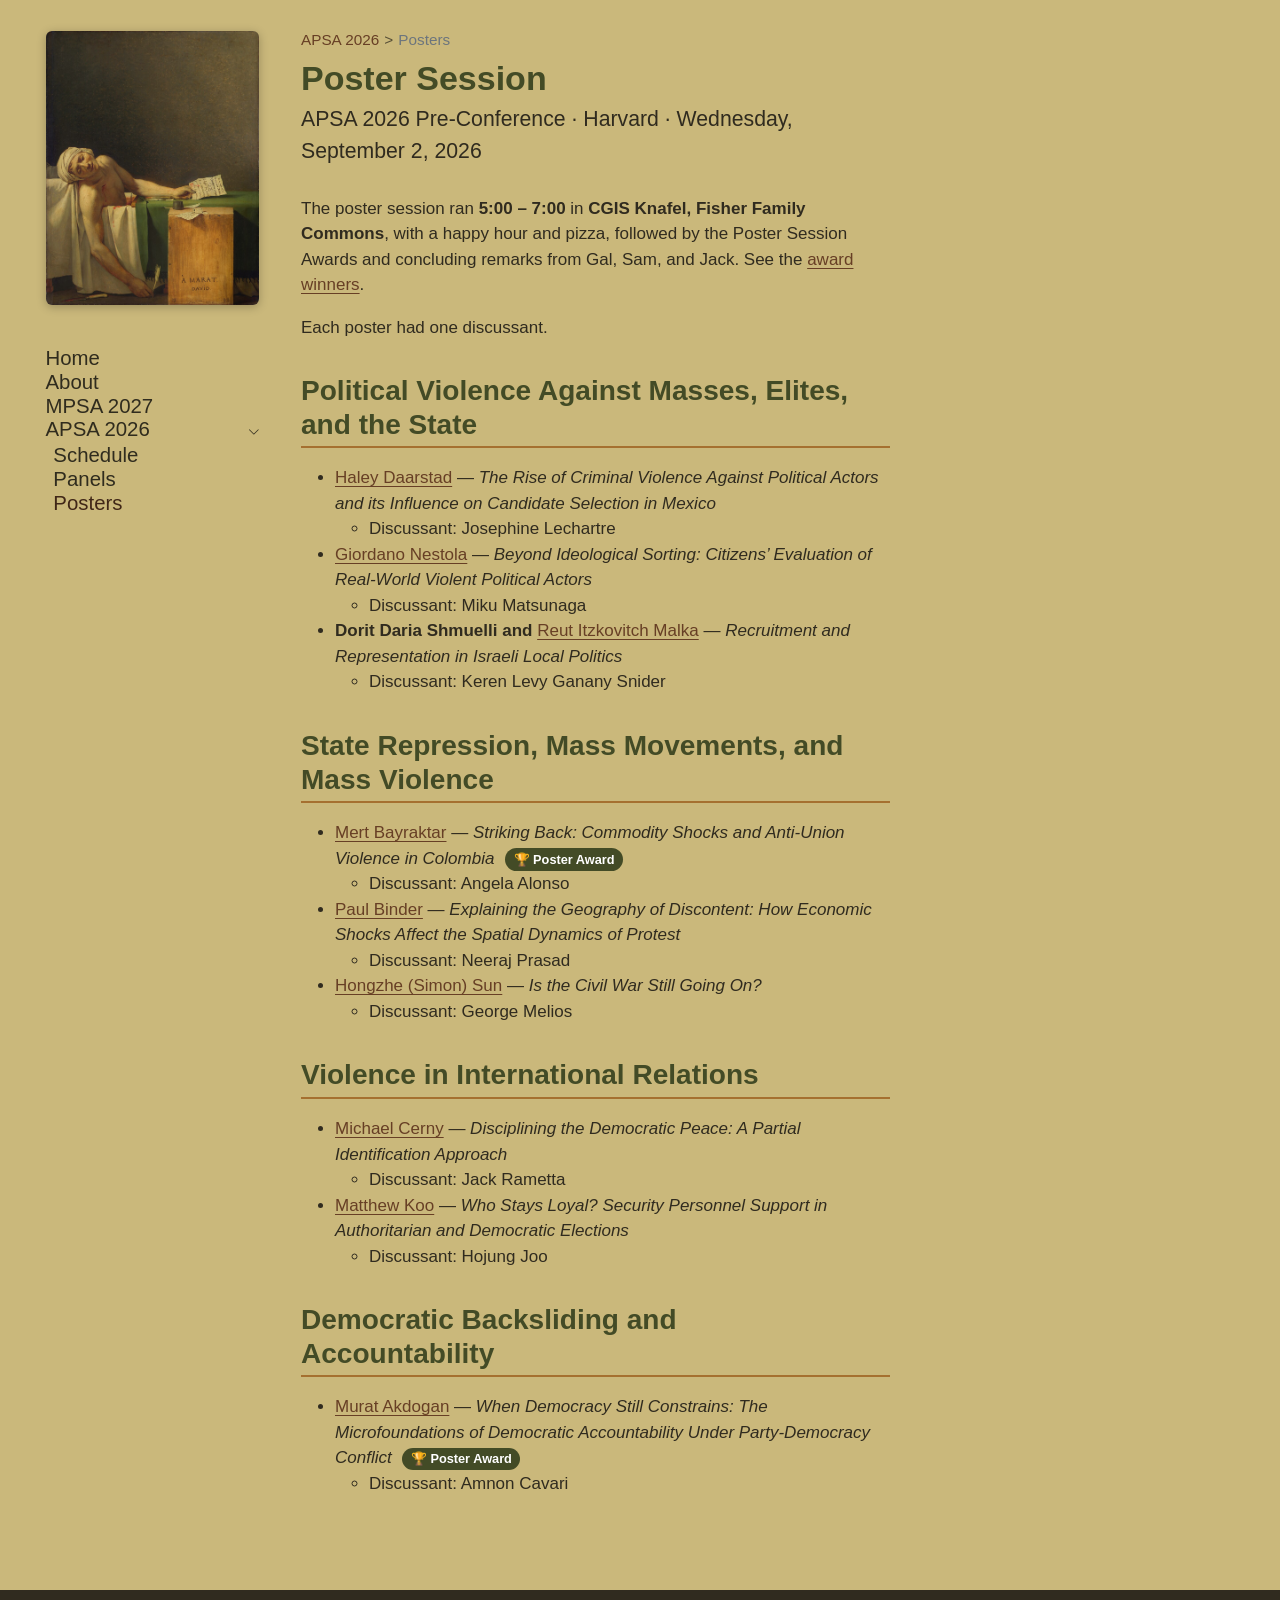
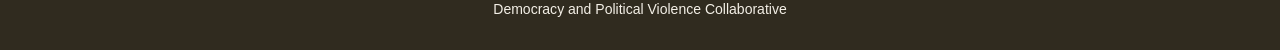
<file: apsa2026/posters.html>
<!DOCTYPE html>
<html xmlns="http://www.w3.org/1999/xhtml" lang="en" xml:lang="en"><head>

<meta charset="utf-8">
<meta name="generator" content="quarto-1.10.18">

<meta name="viewport" content="width=device-width, initial-scale=1.0, user-scalable=yes">


<title>Poster Session – Democracy &amp; Political Violence</title>
<style>
/* Default styles provided by pandoc.
** See https://pandoc.org/MANUAL.html#variables-for-html for config info.
*/
span.smallcaps{font-variant: small-caps;}
div.columns{display: flex; gap: 1.5em;}
div.column{flex: auto;}
@media screen {
div.columns{gap: min(4vw, 1.5em);}
div.column{overflow-x: auto;}
}
div.hanging-indent{margin-left: 1.5em; text-indent: -1.5em;}
ul.task-list{list-style: none;}
ul.task-list li input[type="checkbox"] {
  width: 0.8em;
  margin: 0 0.8em 0.2em -1em; /* quarto-specific, see https://github.com/quarto-dev/quarto-cli/issues/4556 */ 
  vertical-align: middle;
}
</style>


<script src="../site_libs/quarto-nav/quarto-nav.js"></script>
<script src="../site_libs/quarto-nav/headroom.min.js"></script>
<script src="../site_libs/clipboard/clipboard.min.js"></script>
<script src="../site_libs/quarto-search/autocomplete.umd.js"></script>
<script src="../site_libs/quarto-search/fuse.min.js"></script>
<script src="../site_libs/quarto-search/quarto-search.js"></script>
<meta name="quarto:offset" content="../">
<link href="../favicon.ico" rel="icon">
<script src="../site_libs/quarto-html/quarto.js" type="module"></script>
<script src="../site_libs/quarto-html/tabsets/tabsets.js" type="module"></script>
<script src="../site_libs/quarto-html/popper.min.js"></script>
<script src="../site_libs/quarto-html/tippy.umd.min.js"></script>
<script src="../site_libs/quarto-html/anchor.min.js"></script>
<link href="../site_libs/quarto-html/tippy.css" rel="stylesheet">
<link href="../site_libs/quarto-html/quarto-syntax-highlighting-64a204ab8560d761af7679ceaba22944.css" rel="stylesheet" id="quarto-text-highlighting-styles">
<script src="../site_libs/bootstrap/bootstrap.min.js"></script>
<link href="../site_libs/bootstrap/bootstrap-icons.css" rel="stylesheet">
<link href="../site_libs/bootstrap/bootstrap-694a2c9de66e2cb94db8f1289ca762a0.min.css" rel="stylesheet" append-hash="true" id="quarto-bootstrap" data-mode="light">
<script id="quarto-search-options" type="application/json">{
  "location": "sidebar",
  "copy-button": false,
  "collapse-after": 3,
  "panel-placement": "start",
  "type": "textbox",
  "limit": 50,
  "keyboard-shortcut": [
    "f",
    "/",
    "s"
  ],
  "show-item-context": false,
  "language": {
    "search-no-results-text": "No results",
    "search-matching-documents-text": "matching documents",
    "search-copy-link-title": "Copy link to search",
    "search-hide-matches-text": "Hide additional matches",
    "search-more-match-text": "more match in this document",
    "search-more-matches-text": "more matches in this document",
    "search-clear-button-title": "Clear",
    "search-text-placeholder": "",
    "search-detached-cancel-button-title": "Cancel",
    "search-submit-button-title": "Submit",
    "search-label": "Search"
  }
}</script>
<link rel="icon" type="image/png" sizes="32x32" href="../favicon-32x32.png">
<link rel="icon" type="image/png" sizes="16x16" href="../favicon-16x16.png">
<link rel="apple-touch-icon" sizes="180x180" href="../apple-touch-icon.png">


<link rel="stylesheet" href="../styles.css">
</head>

<body class="nav-sidebar floating fullcontent quarto-light">

<div id="quarto-search-results"></div>
  <header id="quarto-header" class="headroom fixed-top">
  <nav class="quarto-secondary-nav">
    <div class="container-fluid d-flex">
      <button type="button" class="quarto-btn-toggle btn" data-bs-toggle="collapse" role="button" data-bs-target=".quarto-sidebar-collapse-item" aria-controls="quarto-sidebar" aria-expanded="false" aria-label="Toggle sidebar navigation" onclick="if (window.quartoToggleHeadroom) { window.quartoToggleHeadroom(); }">
        <i class="bi bi-layout-text-sidebar-reverse"></i>
      </button>
        <nav class="quarto-page-breadcrumbs" aria-label="breadcrumb"><ol class="breadcrumb"><li class="breadcrumb-item"><a href="../apsa2026/index.html">APSA 2026</a></li><li class="breadcrumb-item"><a href="../apsa2026/posters.html">Posters</a></li></ol></nav>
        <a class="flex-grow-1" role="navigation" data-bs-toggle="collapse" data-bs-target=".quarto-sidebar-collapse-item" aria-controls="quarto-sidebar" aria-expanded="false" aria-label="Toggle sidebar navigation" onclick="if (window.quartoToggleHeadroom) { window.quartoToggleHeadroom(); }">      
        </a>
    </div>
  </nav>
</header>
<!-- content -->
<div id="quarto-content" class="quarto-container page-columns page-rows-contents page-layout-article">
<!-- sidebar -->
  <nav id="quarto-sidebar" class="sidebar collapse collapse-horizontal quarto-sidebar-collapse-item sidebar-navigation floating overflow-auto">
    <div class="pt-lg-2 mt-2 text-left sidebar-header">
      <a href="../index.html" class="sidebar-logo-link">
      <img src="../Death_of_Marat_by_David.jpg" alt="" class="sidebar-logo light-content py-0 d-lg-inline d-none">
      <img src="../Death_of_Marat_by_David.jpg" alt="" class="sidebar-logo dark-content py-0 d-lg-inline d-none">
      </a>
      </div>
    <div class="sidebar-menu-container"> 
    <ul class="list-unstyled mt-1">
        <li class="sidebar-item">
  <div class="sidebar-item-container"> 
  <a href="../index.html" class="sidebar-item-text sidebar-link">
 <span class="menu-text">Home</span></a>
  </div>
</li>
        <li class="sidebar-item">
  <div class="sidebar-item-container"> 
  <a href="../about.html" class="sidebar-item-text sidebar-link">
 <span class="menu-text">About</span></a>
  </div>
</li>
        <li class="sidebar-item">
  <div class="sidebar-item-container"> 
  <a href="../mpsa2027/index.html" class="sidebar-item-text sidebar-link">
 <span class="menu-text">MPSA 2027</span></a>
  </div>
</li>
        <li class="sidebar-item sidebar-item-section">
      <div class="sidebar-item-container"> 
            <a href="../apsa2026/index.html" class="sidebar-item-text sidebar-link">
 <span class="menu-text">APSA 2026</span></a>
          <a class="sidebar-item-toggle text-start" data-bs-toggle="collapse" data-bs-target="#quarto-sidebar-section-1" role="navigation" aria-expanded="true" aria-label="Toggle section">
            <i class="bi bi-chevron-right ms-2"></i>
          </a> 
      </div>
      <ul id="quarto-sidebar-section-1" class="collapse list-unstyled sidebar-section depth1 show">  
          <li class="sidebar-item">
  <div class="sidebar-item-container"> 
  <a href="../apsa2026/schedule.html" class="sidebar-item-text sidebar-link">
 <span class="menu-text">Schedule</span></a>
  </div>
</li>
          <li class="sidebar-item">
  <div class="sidebar-item-container"> 
  <a href="../apsa2026/panels.html" class="sidebar-item-text sidebar-link">
 <span class="menu-text">Panels</span></a>
  </div>
</li>
          <li class="sidebar-item">
  <div class="sidebar-item-container"> 
  <a href="../apsa2026/posters.html" class="sidebar-item-text sidebar-link active">
 <span class="menu-text">Posters</span></a>
  </div>
</li>
      </ul>
  </li>
    </ul>
    </div>
</nav>
<div id="quarto-sidebar-glass" class="quarto-sidebar-collapse-item" data-bs-toggle="collapse" data-bs-target=".quarto-sidebar-collapse-item"></div>
<!-- margin-sidebar -->
    
<!-- main -->
<main class="content" id="quarto-document-content">

<header id="title-block-header" class="quarto-title-block default"><nav class="quarto-page-breadcrumbs quarto-title-breadcrumbs d-none d-lg-block" aria-label="breadcrumb"><ol class="breadcrumb"><li class="breadcrumb-item"><a href="../apsa2026/index.html">APSA 2026</a></li><li class="breadcrumb-item"><a href="../apsa2026/posters.html">Posters</a></li></ol></nav>
<div class="quarto-title">
<h1 class="title">Poster Session</h1>
<p class="subtitle lead">APSA 2026 Pre-Conference · Harvard · Wednesday, September 2, 2026</p>
</div>



<div class="quarto-title-meta">

    
  
    
  </div>
  


</header>


<p>The poster session ran <strong>5:00 – 7:00</strong> in <strong>CGIS Knafel, Fisher Family Commons</strong>, with a happy hour and pizza, followed by the Poster Session Awards and concluding remarks from Gal, Sam, and Jack. See the <a href="../apsa2026/index.html#poster-awards">award winners</a>.</p>
<p>Each poster had one discussant.</p>
<section id="political-violence-against-masses-elites-and-the-state" class="level2">
<h2 class="anchored" data-anchor-id="political-violence-against-masses-elites-and-the-state">Political Violence Against Masses, Elites, and the State</h2>
<ul>
<li><strong><a href="https://haleydaarstad.com/">Haley Daarstad</a></strong> — <em>The Rise of Criminal Violence Against Political Actors and its Influence on Candidate Selection in Mexico</em>
<ul>
<li>Discussant: Josephine Lechartre</li>
</ul></li>
<li><strong><a href="https://www.carloalberto.org/person/giordano-nestola/">Giordano Nestola</a></strong> — <em>Beyond Ideological Sorting: Citizens’ Evaluation of Real-World Violent Political Actors</em>
<ul>
<li>Discussant: Miku Matsunaga</li>
</ul></li>
<li><strong>Dorit Daria Shmuelli and <a href="https://www.openu.ac.il/en/personalsites/DrReutItzkovitchMalka.aspx">Reut Itzkovitch Malka</a></strong> — <em>Recruitment and Representation in Israeli Local Politics</em>
<ul>
<li>Discussant: Keren Levy Ganany Snider</li>
</ul></li>
</ul>
</section>
<section id="state-repression-mass-movements-and-mass-violence" class="level2">
<h2 class="anchored" data-anchor-id="state-repression-mass-movements-and-mass-violence">State Repression, Mass Movements, and Mass Violence</h2>
<ul>
<li><strong><a href="https://www.linkedin.com/in/mertbayraktar/">Mert Bayraktar</a></strong> — <em>Striking Back: Commodity Shocks and Anti-Union Violence in Colombia</em> <span class="award-badge">🏆 Poster Award</span>
<ul>
<li>Discussant: Angela Alonso</li>
</ul></li>
<li><strong><a href="https://www.en.gsi.uni-muenchen.de/people/academic/paul_binder/index.html">Paul Binder</a></strong> — <em>Explaining the Geography of Discontent: How Economic Shocks Affect the Spatial Dynamics of Protest</em>
<ul>
<li>Discussant: Neeraj Prasad</li>
</ul></li>
<li><strong><a href="https://www.sg.pku.edu.cn/szdw/zzjs/zzxyjzx/1201900zfglxyx1361747.htm">Hongzhe (Simon) Sun</a></strong> — <em>Is the Civil War Still Going On?</em>
<ul>
<li>Discussant: George Melios</li>
</ul></li>
</ul>
</section>
<section id="violence-in-international-relations" class="level2">
<h2 class="anchored" data-anchor-id="violence-in-international-relations">Violence in International Relations</h2>
<ul>
<li><strong><a href="https://michaelbcerny.net">Michael Cerny</a></strong> — <em>Disciplining the Democratic Peace: A Partial Identification Approach</em>
<ul>
<li>Discussant: Jack Rametta</li>
</ul></li>
<li><strong><a href="https://politicalscience.yale.edu/people/matthew-koo">Matthew Koo</a></strong> — <em>Who Stays Loyal? Security Personnel Support in Authoritarian and Democratic Elections</em>
<ul>
<li>Discussant: Hojung Joo</li>
</ul></li>
</ul>
</section>
<section id="democratic-backsliding-and-accountability" class="level2">
<h2 class="anchored" data-anchor-id="democratic-backsliding-and-accountability">Democratic Backsliding and Accountability</h2>
<ul>
<li><strong><a href="https://www.muratakdogan.com/">Murat Akdogan</a></strong> — <em>When Democracy Still Constrains: The Microfoundations of Democratic Accountability Under Party-Democracy Conflict</em> <span class="award-badge">🏆 Poster Award</span>
<ul>
<li>Discussant: Amnon Cavari</li>
</ul></li>
</ul>


</section>

</main> <!-- /main -->
<script id="quarto-html-after-body" type="application/javascript">
  window.document.addEventListener("DOMContentLoaded", function (event) {
    const icon = "";
    const anchorJS = new window.AnchorJS();
    anchorJS.options = {
      placement: 'right',
      icon: icon
    };
    anchorJS.add('.anchored');
    const isCodeAnnotation = (el) => {
      for (const clz of el.classList) {
        if (clz.startsWith('code-annotation-')) {                     
          return true;
        }
      }
      return false;
    }
    const onCopySuccess = function(e) {
      // button target
      const button = e.trigger;
      // don't keep focus
      button.blur();
      // flash "checked"
      button.classList.add('code-copy-button-checked');
      var currentTitle = button.getAttribute("title");
      button.setAttribute("title", "Copied!");
      let tooltip;
      if (window.bootstrap) {
        button.setAttribute("data-bs-toggle", "tooltip");
        button.setAttribute("data-bs-placement", "left");
        button.setAttribute("data-bs-title", "Copied!");
        tooltip = new bootstrap.Tooltip(button, 
          { trigger: "manual", 
            customClass: "code-copy-button-tooltip",
            offset: [0, -8]});
        tooltip.show();    
      }
      setTimeout(function() {
        if (tooltip) {
          tooltip.hide();
          button.removeAttribute("data-bs-title");
          button.removeAttribute("data-bs-toggle");
          button.removeAttribute("data-bs-placement");
        }
        button.setAttribute("title", currentTitle);
        button.classList.remove('code-copy-button-checked');
      }, 1000);
      // clear code selection
      e.clearSelection();
    }
    const getTextToCopy = function(trigger) {
      const outerScaffold = trigger.parentElement.cloneNode(true);
      const codeEl = outerScaffold.querySelector('code');
      for (const childEl of codeEl.children) {
        if (isCodeAnnotation(childEl)) {
          childEl.remove();
        }
      }
      return codeEl.innerText;
    }
    const clipboard = new window.ClipboardJS('.code-copy-button:not([data-in-quarto-modal])', {
      text: getTextToCopy
    });
    clipboard.on('success', onCopySuccess);
    if (window.document.getElementById('quarto-embedded-source-code-modal')) {
      const clipboardModal = new window.ClipboardJS('.code-copy-button[data-in-quarto-modal]', {
        text: getTextToCopy,
        container: window.document.getElementById('quarto-embedded-source-code-modal')
      });
      clipboardModal.on('success', onCopySuccess);
    }
      var localhostRegex = new RegExp(/^(?:http|https):\/\/localhost\:?[0-9]*\//);
      var mailtoRegex = new RegExp(/^mailto:/);
        var filterRegex = new RegExp("https:\/\/dpvconf\.com");
      var isInternal = (href) => {
          return filterRegex.test(href) || localhostRegex.test(href) || mailtoRegex.test(href);
      }
      // Inspect non-navigation links and adorn them if external
     var links = window.document.querySelectorAll('a[href]:not(.nav-link):not(.navbar-brand):not(.toc-action):not(.sidebar-link):not(.sidebar-item-toggle):not(.pagination-link):not(.no-external):not([aria-hidden]):not(.dropdown-item):not(.quarto-navigation-tool):not(.about-link)');
      for (var i=0; i<links.length; i++) {
        const link = links[i];
        if (!isInternal(link.href)) {
          // undo the damage that might have been done by quarto-nav.js in the case of
          // links that we want to consider external
          if (link.dataset.originalHref !== undefined) {
            link.href = link.dataset.originalHref;
          }
        }
      }
    function tippyHover(el, contentFn, onTriggerFn, onUntriggerFn) {
      const config = {
        allowHTML: true,
        maxWidth: 500,
        delay: 100,
        arrow: false,
        appendTo: function(el) {
            return el.parentElement;
        },
        interactive: true,
        interactiveBorder: 10,
        theme: 'quarto',
        placement: 'bottom-start',
      };
      if (contentFn) {
        config.content = contentFn;
      }
      if (onTriggerFn) {
        config.onTrigger = onTriggerFn;
      }
      if (onUntriggerFn) {
        config.onUntrigger = onUntriggerFn;
      }
      window.tippy(el, config); 
    }
    const noterefs = window.document.querySelectorAll('a[role="doc-noteref"]');
    for (var i=0; i<noterefs.length; i++) {
      const ref = noterefs[i];
      tippyHover(ref, function() {
        // use id or data attribute instead here
        let href = ref.getAttribute('data-footnote-href') || ref.getAttribute('href');
        try { href = new URL(href).hash; } catch {}
        const id = href.replace(/^#\/?/, "");
        const note = window.document.getElementById(id);
        if (note) {
          return note.innerHTML;
        } else {
          return "";
        }
      });
    }
    const xrefs = window.document.querySelectorAll('a.quarto-xref');
    const processXRef = (id, note) => {
      // Strip column container classes
      const stripColumnClz = (el) => {
        el.classList.remove("page-full", "page-columns");
        if (el.children) {
          for (const child of el.children) {
            stripColumnClz(child);
          }
        }
      }
      stripColumnClz(note)
      if (id === null || id.startsWith('sec-')) {
        // Special case sections, only their first couple elements
        const container = document.createElement("div");
        if (note.children && note.children.length > 2) {
          container.appendChild(note.children[0].cloneNode(true));
          for (let i = 1; i < note.children.length; i++) {
            const child = note.children[i];
            if (child.tagName === "P" && child.innerText === "") {
              continue;
            } else {
              container.appendChild(child.cloneNode(true));
              break;
            }
          }
          if (window.Quarto?.typesetMath) {
            window.Quarto.typesetMath(container);
          }
          return container.innerHTML
        } else {
          if (window.Quarto?.typesetMath) {
            window.Quarto.typesetMath(note);
          }
          return note.innerHTML;
        }
      } else {
        // Remove any anchor links if they are present
        const anchorLink = note.querySelector('a.anchorjs-link');
        if (anchorLink) {
          anchorLink.remove();
        }
        if (window.Quarto?.typesetMath) {
          window.Quarto.typesetMath(note);
        }
        if (note.classList.contains("callout")) {
          return note.outerHTML;
        } else {
          return note.innerHTML;
        }
      }
    }
    for (var i=0; i<xrefs.length; i++) {
      const xref = xrefs[i];
      tippyHover(xref, undefined, function(instance) {
        instance.disable();
        let url = xref.getAttribute('href');
        let hash = undefined; 
        if (url.startsWith('#')) {
          hash = url;
        } else {
          try { hash = new URL(url).hash; } catch {}
        }
        if (hash) {
          const id = hash.replace(/^#\/?/, "");
          const note = window.document.getElementById(id);
          if (note !== null) {
            try {
              const html = processXRef(id, note.cloneNode(true));
              instance.setContent(html);
            } finally {
              instance.enable();
              instance.show();
            }
          } else {
            // See if we can fetch this
            fetch(url.split('#')[0])
            .then(res => res.text())
            .then(html => {
              const parser = new DOMParser();
              const htmlDoc = parser.parseFromString(html, "text/html");
              const note = htmlDoc.getElementById(id);
              if (note !== null) {
                const html = processXRef(id, note);
                instance.setContent(html);
              } 
            }).finally(() => {
              instance.enable();
              instance.show();
            });
          }
        } else {
          // See if we can fetch a full url (with no hash to target)
          // This is a special case and we should probably do some content thinning / targeting
          fetch(url)
          .then(res => res.text())
          .then(html => {
            const parser = new DOMParser();
            const htmlDoc = parser.parseFromString(html, "text/html");
            const note = htmlDoc.querySelector('main.content');
            if (note !== null) {
              // This should only happen for chapter cross references
              // (since there is no id in the URL)
              // remove the first header
              if (note.children.length > 0 && note.children[0].tagName === "HEADER") {
                note.children[0].remove();
              }
              const html = processXRef(null, note);
              instance.setContent(html);
            } 
          }).finally(() => {
            instance.enable();
            instance.show();
          });
        }
      }, function(instance) {
      });
    }
        let selectedAnnoteEl;
        const selectorForAnnotation = ( cell, annotation) => {
          let cellAttr = 'data-code-cell="' + cell + '"';
          let lineAttr = 'data-code-annotation="' +  annotation + '"';
          const selector = 'span[' + cellAttr + '][' + lineAttr + ']';
          return selector;
        }
        const selectCodeLines = (annoteEl) => {
          const doc = window.document;
          const targetCell = annoteEl.getAttribute("data-target-cell");
          const targetAnnotation = annoteEl.getAttribute("data-target-annotation");
          const annoteSpan = window.document.querySelector(selectorForAnnotation(targetCell, targetAnnotation));
          const lines = annoteSpan.getAttribute("data-code-lines").split(",");
          const lineIds = lines.map((line) => {
            return targetCell + "-" + line;
          })
          let top = null;
          let height = null;
          let parent = null;
          if (lineIds.length > 0) {
              //compute the position of the single el (top and bottom and make a div)
              const el = window.document.getElementById(lineIds[0]);
              top = el.offsetTop;
              height = el.offsetHeight;
              parent = el.parentElement.parentElement;
            if (lineIds.length > 1) {
              const lastEl = window.document.getElementById(lineIds[lineIds.length - 1]);
              const bottom = lastEl.offsetTop + lastEl.offsetHeight;
              height = bottom - top;
            }
            if (top !== null && height !== null && parent !== null) {
              // cook up a div (if necessary) and position it 
              let div = window.document.getElementById("code-annotation-line-highlight");
              if (div === null) {
                div = window.document.createElement("div");
                div.setAttribute("id", "code-annotation-line-highlight");
                div.style.position = 'absolute';
                parent.appendChild(div);
              }
              div.style.top = top - 2 + "px";
              div.style.height = height + 4 + "px";
              div.style.left = 0;
              let gutterDiv = window.document.getElementById("code-annotation-line-highlight-gutter");
              if (gutterDiv === null) {
                gutterDiv = window.document.createElement("div");
                gutterDiv.setAttribute("id", "code-annotation-line-highlight-gutter");
                gutterDiv.style.position = 'absolute';
                const codeCell = window.document.getElementById(targetCell);
                const gutter = codeCell.querySelector('.code-annotation-gutter');
                gutter.appendChild(gutterDiv);
              }
              gutterDiv.style.top = top - 2 + "px";
              gutterDiv.style.height = height + 4 + "px";
            }
            selectedAnnoteEl = annoteEl;
          }
        };
        const unselectCodeLines = () => {
          const elementsIds = ["code-annotation-line-highlight", "code-annotation-line-highlight-gutter"];
          elementsIds.forEach((elId) => {
            const div = window.document.getElementById(elId);
            if (div) {
              div.remove();
            }
          });
          selectedAnnoteEl = undefined;
        };
          // Handle positioning of the toggle
      window.addEventListener(
        "resize",
        throttle(() => {
          elRect = undefined;
          if (selectedAnnoteEl) {
            selectCodeLines(selectedAnnoteEl);
          }
        }, 10)
      );
      function throttle(fn, ms) {
      let throttle = false;
      let timer;
        return (...args) => {
          if(!throttle) { // first call gets through
              fn.apply(this, args);
              throttle = true;
          } else { // all the others get throttled
              if(timer) clearTimeout(timer); // cancel #2
              timer = setTimeout(() => {
                fn.apply(this, args);
                timer = throttle = false;
              }, ms);
          }
        };
      }
        // Attach click handler to the DT
        const annoteDls = window.document.querySelectorAll('dt[data-target-cell]');
        for (const annoteDlNode of annoteDls) {
          annoteDlNode.addEventListener('click', (event) => {
            const clickedEl = event.target;
            if (clickedEl !== selectedAnnoteEl) {
              unselectCodeLines();
              const activeEl = window.document.querySelector('dt[data-target-cell].code-annotation-active');
              if (activeEl) {
                activeEl.classList.remove('code-annotation-active');
              }
              selectCodeLines(clickedEl);
              clickedEl.classList.add('code-annotation-active');
            } else {
              // Unselect the line
              unselectCodeLines();
              clickedEl.classList.remove('code-annotation-active');
            }
          });
        }
    const findCites = (el) => {
      const parentEl = el.parentElement;
      if (parentEl) {
        const cites = parentEl.dataset.cites;
        if (cites) {
          return {
            el,
            cites: cites.split(' ')
          };
        } else {
          return findCites(el.parentElement)
        }
      } else {
        return undefined;
      }
    };
    var bibliorefs = window.document.querySelectorAll('a[role="doc-biblioref"]');
    for (var i=0; i<bibliorefs.length; i++) {
      const ref = bibliorefs[i];
      const citeInfo = findCites(ref);
      if (citeInfo) {
        tippyHover(citeInfo.el, function() {
          var popup = window.document.createElement('div');
          citeInfo.cites.forEach(function(cite) {
            var citeDiv = window.document.createElement('div');
            citeDiv.classList.add('hanging-indent');
            citeDiv.classList.add('csl-entry');
            var biblioDiv = window.document.getElementById('ref-' + cite);
            if (biblioDiv) {
              citeDiv.innerHTML = biblioDiv.innerHTML;
            }
            popup.appendChild(citeDiv);
          });
          return popup.innerHTML;
        });
      }
    }
  });
  </script>
</div> <!-- /content -->
<footer class="footer">
  <div class="nav-footer">
    <div class="nav-footer-left">
      &nbsp;
    </div>   
    <div class="nav-footer-center">
<p>Democracy and Political Violence Collaborative</p>
</div>
    <div class="nav-footer-right">
      &nbsp;
    </div>
  </div>
</footer>




</body></html>
</file>
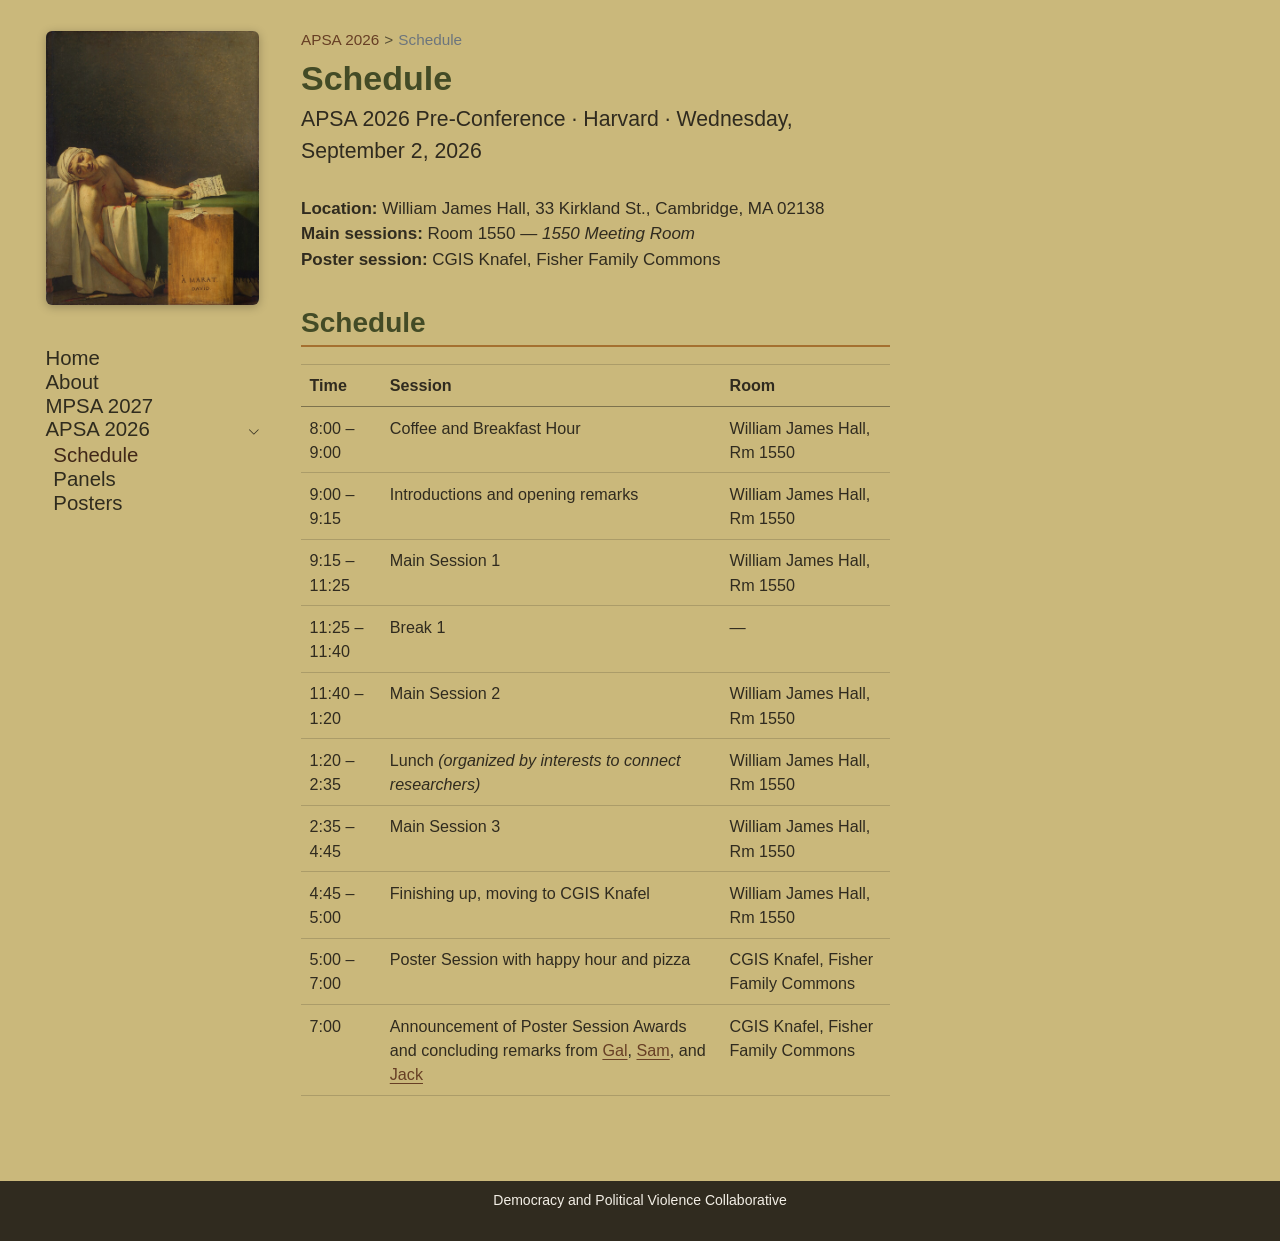
<file: apsa2026/schedule.html>
<!DOCTYPE html>
<html xmlns="http://www.w3.org/1999/xhtml" lang="en" xml:lang="en"><head>

<meta charset="utf-8">
<meta name="generator" content="quarto-1.10.18">

<meta name="viewport" content="width=device-width, initial-scale=1.0, user-scalable=yes">


<title>Schedule – Democracy &amp; Political Violence</title>
<style>
/* Default styles provided by pandoc.
** See https://pandoc.org/MANUAL.html#variables-for-html for config info.
*/
span.smallcaps{font-variant: small-caps;}
div.columns{display: flex; gap: 1.5em;}
div.column{flex: auto;}
@media screen {
div.columns{gap: min(4vw, 1.5em);}
div.column{overflow-x: auto;}
}
div.hanging-indent{margin-left: 1.5em; text-indent: -1.5em;}
ul.task-list{list-style: none;}
ul.task-list li input[type="checkbox"] {
  width: 0.8em;
  margin: 0 0.8em 0.2em -1em; /* quarto-specific, see https://github.com/quarto-dev/quarto-cli/issues/4556 */ 
  vertical-align: middle;
}
</style>


<script src="../site_libs/quarto-nav/quarto-nav.js"></script>
<script src="../site_libs/quarto-nav/headroom.min.js"></script>
<script src="../site_libs/clipboard/clipboard.min.js"></script>
<script src="../site_libs/quarto-search/autocomplete.umd.js"></script>
<script src="../site_libs/quarto-search/fuse.min.js"></script>
<script src="../site_libs/quarto-search/quarto-search.js"></script>
<meta name="quarto:offset" content="../">
<link href="../favicon.ico" rel="icon">
<script src="../site_libs/quarto-html/quarto.js" type="module"></script>
<script src="../site_libs/quarto-html/tabsets/tabsets.js" type="module"></script>
<script src="../site_libs/quarto-html/popper.min.js"></script>
<script src="../site_libs/quarto-html/tippy.umd.min.js"></script>
<script src="../site_libs/quarto-html/anchor.min.js"></script>
<link href="../site_libs/quarto-html/tippy.css" rel="stylesheet">
<link href="../site_libs/quarto-html/quarto-syntax-highlighting-64a204ab8560d761af7679ceaba22944.css" rel="stylesheet" id="quarto-text-highlighting-styles">
<script src="../site_libs/bootstrap/bootstrap.min.js"></script>
<link href="../site_libs/bootstrap/bootstrap-icons.css" rel="stylesheet">
<link href="../site_libs/bootstrap/bootstrap-694a2c9de66e2cb94db8f1289ca762a0.min.css" rel="stylesheet" append-hash="true" id="quarto-bootstrap" data-mode="light">
<script id="quarto-search-options" type="application/json">{
  "location": "sidebar",
  "copy-button": false,
  "collapse-after": 3,
  "panel-placement": "start",
  "type": "textbox",
  "limit": 50,
  "keyboard-shortcut": [
    "f",
    "/",
    "s"
  ],
  "show-item-context": false,
  "language": {
    "search-no-results-text": "No results",
    "search-matching-documents-text": "matching documents",
    "search-copy-link-title": "Copy link to search",
    "search-hide-matches-text": "Hide additional matches",
    "search-more-match-text": "more match in this document",
    "search-more-matches-text": "more matches in this document",
    "search-clear-button-title": "Clear",
    "search-text-placeholder": "",
    "search-detached-cancel-button-title": "Cancel",
    "search-submit-button-title": "Submit",
    "search-label": "Search"
  }
}</script>
<link rel="icon" type="image/png" sizes="32x32" href="../favicon-32x32.png">
<link rel="icon" type="image/png" sizes="16x16" href="../favicon-16x16.png">
<link rel="apple-touch-icon" sizes="180x180" href="../apple-touch-icon.png">


<link rel="stylesheet" href="../styles.css">
</head>

<body class="nav-sidebar floating fullcontent quarto-light">

<div id="quarto-search-results"></div>
  <header id="quarto-header" class="headroom fixed-top">
  <nav class="quarto-secondary-nav">
    <div class="container-fluid d-flex">
      <button type="button" class="quarto-btn-toggle btn" data-bs-toggle="collapse" role="button" data-bs-target=".quarto-sidebar-collapse-item" aria-controls="quarto-sidebar" aria-expanded="false" aria-label="Toggle sidebar navigation" onclick="if (window.quartoToggleHeadroom) { window.quartoToggleHeadroom(); }">
        <i class="bi bi-layout-text-sidebar-reverse"></i>
      </button>
        <nav class="quarto-page-breadcrumbs" aria-label="breadcrumb"><ol class="breadcrumb"><li class="breadcrumb-item"><a href="../apsa2026/index.html">APSA 2026</a></li><li class="breadcrumb-item"><a href="../apsa2026/schedule.html">Schedule</a></li></ol></nav>
        <a class="flex-grow-1" role="navigation" data-bs-toggle="collapse" data-bs-target=".quarto-sidebar-collapse-item" aria-controls="quarto-sidebar" aria-expanded="false" aria-label="Toggle sidebar navigation" onclick="if (window.quartoToggleHeadroom) { window.quartoToggleHeadroom(); }">      
        </a>
    </div>
  </nav>
</header>
<!-- content -->
<div id="quarto-content" class="quarto-container page-columns page-rows-contents page-layout-article">
<!-- sidebar -->
  <nav id="quarto-sidebar" class="sidebar collapse collapse-horizontal quarto-sidebar-collapse-item sidebar-navigation floating overflow-auto">
    <div class="pt-lg-2 mt-2 text-left sidebar-header">
      <a href="../index.html" class="sidebar-logo-link">
      <img src="../Death_of_Marat_by_David.jpg" alt="" class="sidebar-logo light-content py-0 d-lg-inline d-none">
      <img src="../Death_of_Marat_by_David.jpg" alt="" class="sidebar-logo dark-content py-0 d-lg-inline d-none">
      </a>
      </div>
    <div class="sidebar-menu-container"> 
    <ul class="list-unstyled mt-1">
        <li class="sidebar-item">
  <div class="sidebar-item-container"> 
  <a href="../index.html" class="sidebar-item-text sidebar-link">
 <span class="menu-text">Home</span></a>
  </div>
</li>
        <li class="sidebar-item">
  <div class="sidebar-item-container"> 
  <a href="../about.html" class="sidebar-item-text sidebar-link">
 <span class="menu-text">About</span></a>
  </div>
</li>
        <li class="sidebar-item">
  <div class="sidebar-item-container"> 
  <a href="../mpsa2027/index.html" class="sidebar-item-text sidebar-link">
 <span class="menu-text">MPSA 2027</span></a>
  </div>
</li>
        <li class="sidebar-item sidebar-item-section">
      <div class="sidebar-item-container"> 
            <a href="../apsa2026/index.html" class="sidebar-item-text sidebar-link">
 <span class="menu-text">APSA 2026</span></a>
          <a class="sidebar-item-toggle text-start" data-bs-toggle="collapse" data-bs-target="#quarto-sidebar-section-1" role="navigation" aria-expanded="true" aria-label="Toggle section">
            <i class="bi bi-chevron-right ms-2"></i>
          </a> 
      </div>
      <ul id="quarto-sidebar-section-1" class="collapse list-unstyled sidebar-section depth1 show">  
          <li class="sidebar-item">
  <div class="sidebar-item-container"> 
  <a href="../apsa2026/schedule.html" class="sidebar-item-text sidebar-link active">
 <span class="menu-text">Schedule</span></a>
  </div>
</li>
          <li class="sidebar-item">
  <div class="sidebar-item-container"> 
  <a href="../apsa2026/panels.html" class="sidebar-item-text sidebar-link">
 <span class="menu-text">Panels</span></a>
  </div>
</li>
          <li class="sidebar-item">
  <div class="sidebar-item-container"> 
  <a href="../apsa2026/posters.html" class="sidebar-item-text sidebar-link">
 <span class="menu-text">Posters</span></a>
  </div>
</li>
      </ul>
  </li>
    </ul>
    </div>
</nav>
<div id="quarto-sidebar-glass" class="quarto-sidebar-collapse-item" data-bs-toggle="collapse" data-bs-target=".quarto-sidebar-collapse-item"></div>
<!-- margin-sidebar -->
    
<!-- main -->
<main class="content" id="quarto-document-content">

<header id="title-block-header" class="quarto-title-block default"><nav class="quarto-page-breadcrumbs quarto-title-breadcrumbs d-none d-lg-block" aria-label="breadcrumb"><ol class="breadcrumb"><li class="breadcrumb-item"><a href="../apsa2026/index.html">APSA 2026</a></li><li class="breadcrumb-item"><a href="../apsa2026/schedule.html">Schedule</a></li></ol></nav>
<div class="quarto-title">
<h1 class="title">Schedule</h1>
<p class="subtitle lead">APSA 2026 Pre-Conference · Harvard · Wednesday, September 2, 2026</p>
</div>



<div class="quarto-title-meta">

    
  
    
  </div>
  


</header>


<p><strong>Location:</strong> William James Hall, 33 Kirkland St., Cambridge, MA 02138<br> <strong>Main sessions:</strong> Room 1550 — <em>1550 Meeting Room</em><br> <strong>Poster session:</strong> CGIS Knafel, Fisher Family Commons<br></p>
<section id="schedule" class="level2">
<h2 class="anchored" data-anchor-id="schedule">Schedule</h2>
<table class="caption-top table">
<thead>
<tr class="header">
<th>Time</th>
<th>Session</th>
<th>Room</th>
</tr>
</thead>
<tbody>
<tr class="odd">
<td>8:00 – 9:00</td>
<td>Coffee and Breakfast Hour</td>
<td>William James Hall, Rm 1550</td>
</tr>
<tr class="even">
<td>9:00 – 9:15</td>
<td>Introductions and opening remarks</td>
<td>William James Hall, Rm 1550</td>
</tr>
<tr class="odd">
<td>9:15 – 11:25</td>
<td>Main Session 1</td>
<td>William James Hall, Rm 1550</td>
</tr>
<tr class="even">
<td>11:25 – 11:40</td>
<td>Break 1</td>
<td>—</td>
</tr>
<tr class="odd">
<td>11:40 – 1:20</td>
<td>Main Session 2</td>
<td>William James Hall, Rm 1550</td>
</tr>
<tr class="even">
<td>1:20 – 2:35</td>
<td>Lunch <em>(organized by interests to connect researchers)</em></td>
<td>William James Hall, Rm 1550</td>
</tr>
<tr class="odd">
<td>2:35 – 4:45</td>
<td>Main Session 3</td>
<td>William James Hall, Rm 1550</td>
</tr>
<tr class="even">
<td>4:45 – 5:00</td>
<td>Finishing up, moving to CGIS Knafel</td>
<td>William James Hall, Rm 1550</td>
</tr>
<tr class="odd">
<td>5:00 – 7:00</td>
<td>Poster Session with happy hour and pizza</td>
<td>CGIS Knafel, Fisher Family Commons</td>
</tr>
<tr class="even">
<td>7:00</td>
<td>Announcement of Poster Session Awards and concluding remarks from <a href="https://galbitton5.github.io/">Gal</a>, <a href="https://samjfuller.com/">Sam</a>, and <a href="https://jackrametta.com/">Jack</a></td>
<td>CGIS Knafel, Fisher Family Commons</td>
</tr>
</tbody>
</table>


</section>

</main> <!-- /main -->
<script id="quarto-html-after-body" type="application/javascript">
  window.document.addEventListener("DOMContentLoaded", function (event) {
    const icon = "";
    const anchorJS = new window.AnchorJS();
    anchorJS.options = {
      placement: 'right',
      icon: icon
    };
    anchorJS.add('.anchored');
    const isCodeAnnotation = (el) => {
      for (const clz of el.classList) {
        if (clz.startsWith('code-annotation-')) {                     
          return true;
        }
      }
      return false;
    }
    const onCopySuccess = function(e) {
      // button target
      const button = e.trigger;
      // don't keep focus
      button.blur();
      // flash "checked"
      button.classList.add('code-copy-button-checked');
      var currentTitle = button.getAttribute("title");
      button.setAttribute("title", "Copied!");
      let tooltip;
      if (window.bootstrap) {
        button.setAttribute("data-bs-toggle", "tooltip");
        button.setAttribute("data-bs-placement", "left");
        button.setAttribute("data-bs-title", "Copied!");
        tooltip = new bootstrap.Tooltip(button, 
          { trigger: "manual", 
            customClass: "code-copy-button-tooltip",
            offset: [0, -8]});
        tooltip.show();    
      }
      setTimeout(function() {
        if (tooltip) {
          tooltip.hide();
          button.removeAttribute("data-bs-title");
          button.removeAttribute("data-bs-toggle");
          button.removeAttribute("data-bs-placement");
        }
        button.setAttribute("title", currentTitle);
        button.classList.remove('code-copy-button-checked');
      }, 1000);
      // clear code selection
      e.clearSelection();
    }
    const getTextToCopy = function(trigger) {
      const outerScaffold = trigger.parentElement.cloneNode(true);
      const codeEl = outerScaffold.querySelector('code');
      for (const childEl of codeEl.children) {
        if (isCodeAnnotation(childEl)) {
          childEl.remove();
        }
      }
      return codeEl.innerText;
    }
    const clipboard = new window.ClipboardJS('.code-copy-button:not([data-in-quarto-modal])', {
      text: getTextToCopy
    });
    clipboard.on('success', onCopySuccess);
    if (window.document.getElementById('quarto-embedded-source-code-modal')) {
      const clipboardModal = new window.ClipboardJS('.code-copy-button[data-in-quarto-modal]', {
        text: getTextToCopy,
        container: window.document.getElementById('quarto-embedded-source-code-modal')
      });
      clipboardModal.on('success', onCopySuccess);
    }
      var localhostRegex = new RegExp(/^(?:http|https):\/\/localhost\:?[0-9]*\//);
      var mailtoRegex = new RegExp(/^mailto:/);
        var filterRegex = new RegExp("https:\/\/dpvconf\.com");
      var isInternal = (href) => {
          return filterRegex.test(href) || localhostRegex.test(href) || mailtoRegex.test(href);
      }
      // Inspect non-navigation links and adorn them if external
     var links = window.document.querySelectorAll('a[href]:not(.nav-link):not(.navbar-brand):not(.toc-action):not(.sidebar-link):not(.sidebar-item-toggle):not(.pagination-link):not(.no-external):not([aria-hidden]):not(.dropdown-item):not(.quarto-navigation-tool):not(.about-link)');
      for (var i=0; i<links.length; i++) {
        const link = links[i];
        if (!isInternal(link.href)) {
          // undo the damage that might have been done by quarto-nav.js in the case of
          // links that we want to consider external
          if (link.dataset.originalHref !== undefined) {
            link.href = link.dataset.originalHref;
          }
        }
      }
    function tippyHover(el, contentFn, onTriggerFn, onUntriggerFn) {
      const config = {
        allowHTML: true,
        maxWidth: 500,
        delay: 100,
        arrow: false,
        appendTo: function(el) {
            return el.parentElement;
        },
        interactive: true,
        interactiveBorder: 10,
        theme: 'quarto',
        placement: 'bottom-start',
      };
      if (contentFn) {
        config.content = contentFn;
      }
      if (onTriggerFn) {
        config.onTrigger = onTriggerFn;
      }
      if (onUntriggerFn) {
        config.onUntrigger = onUntriggerFn;
      }
      window.tippy(el, config); 
    }
    const noterefs = window.document.querySelectorAll('a[role="doc-noteref"]');
    for (var i=0; i<noterefs.length; i++) {
      const ref = noterefs[i];
      tippyHover(ref, function() {
        // use id or data attribute instead here
        let href = ref.getAttribute('data-footnote-href') || ref.getAttribute('href');
        try { href = new URL(href).hash; } catch {}
        const id = href.replace(/^#\/?/, "");
        const note = window.document.getElementById(id);
        if (note) {
          return note.innerHTML;
        } else {
          return "";
        }
      });
    }
    const xrefs = window.document.querySelectorAll('a.quarto-xref');
    const processXRef = (id, note) => {
      // Strip column container classes
      const stripColumnClz = (el) => {
        el.classList.remove("page-full", "page-columns");
        if (el.children) {
          for (const child of el.children) {
            stripColumnClz(child);
          }
        }
      }
      stripColumnClz(note)
      if (id === null || id.startsWith('sec-')) {
        // Special case sections, only their first couple elements
        const container = document.createElement("div");
        if (note.children && note.children.length > 2) {
          container.appendChild(note.children[0].cloneNode(true));
          for (let i = 1; i < note.children.length; i++) {
            const child = note.children[i];
            if (child.tagName === "P" && child.innerText === "") {
              continue;
            } else {
              container.appendChild(child.cloneNode(true));
              break;
            }
          }
          if (window.Quarto?.typesetMath) {
            window.Quarto.typesetMath(container);
          }
          return container.innerHTML
        } else {
          if (window.Quarto?.typesetMath) {
            window.Quarto.typesetMath(note);
          }
          return note.innerHTML;
        }
      } else {
        // Remove any anchor links if they are present
        const anchorLink = note.querySelector('a.anchorjs-link');
        if (anchorLink) {
          anchorLink.remove();
        }
        if (window.Quarto?.typesetMath) {
          window.Quarto.typesetMath(note);
        }
        if (note.classList.contains("callout")) {
          return note.outerHTML;
        } else {
          return note.innerHTML;
        }
      }
    }
    for (var i=0; i<xrefs.length; i++) {
      const xref = xrefs[i];
      tippyHover(xref, undefined, function(instance) {
        instance.disable();
        let url = xref.getAttribute('href');
        let hash = undefined; 
        if (url.startsWith('#')) {
          hash = url;
        } else {
          try { hash = new URL(url).hash; } catch {}
        }
        if (hash) {
          const id = hash.replace(/^#\/?/, "");
          const note = window.document.getElementById(id);
          if (note !== null) {
            try {
              const html = processXRef(id, note.cloneNode(true));
              instance.setContent(html);
            } finally {
              instance.enable();
              instance.show();
            }
          } else {
            // See if we can fetch this
            fetch(url.split('#')[0])
            .then(res => res.text())
            .then(html => {
              const parser = new DOMParser();
              const htmlDoc = parser.parseFromString(html, "text/html");
              const note = htmlDoc.getElementById(id);
              if (note !== null) {
                const html = processXRef(id, note);
                instance.setContent(html);
              } 
            }).finally(() => {
              instance.enable();
              instance.show();
            });
          }
        } else {
          // See if we can fetch a full url (with no hash to target)
          // This is a special case and we should probably do some content thinning / targeting
          fetch(url)
          .then(res => res.text())
          .then(html => {
            const parser = new DOMParser();
            const htmlDoc = parser.parseFromString(html, "text/html");
            const note = htmlDoc.querySelector('main.content');
            if (note !== null) {
              // This should only happen for chapter cross references
              // (since there is no id in the URL)
              // remove the first header
              if (note.children.length > 0 && note.children[0].tagName === "HEADER") {
                note.children[0].remove();
              }
              const html = processXRef(null, note);
              instance.setContent(html);
            } 
          }).finally(() => {
            instance.enable();
            instance.show();
          });
        }
      }, function(instance) {
      });
    }
        let selectedAnnoteEl;
        const selectorForAnnotation = ( cell, annotation) => {
          let cellAttr = 'data-code-cell="' + cell + '"';
          let lineAttr = 'data-code-annotation="' +  annotation + '"';
          const selector = 'span[' + cellAttr + '][' + lineAttr + ']';
          return selector;
        }
        const selectCodeLines = (annoteEl) => {
          const doc = window.document;
          const targetCell = annoteEl.getAttribute("data-target-cell");
          const targetAnnotation = annoteEl.getAttribute("data-target-annotation");
          const annoteSpan = window.document.querySelector(selectorForAnnotation(targetCell, targetAnnotation));
          const lines = annoteSpan.getAttribute("data-code-lines").split(",");
          const lineIds = lines.map((line) => {
            return targetCell + "-" + line;
          })
          let top = null;
          let height = null;
          let parent = null;
          if (lineIds.length > 0) {
              //compute the position of the single el (top and bottom and make a div)
              const el = window.document.getElementById(lineIds[0]);
              top = el.offsetTop;
              height = el.offsetHeight;
              parent = el.parentElement.parentElement;
            if (lineIds.length > 1) {
              const lastEl = window.document.getElementById(lineIds[lineIds.length - 1]);
              const bottom = lastEl.offsetTop + lastEl.offsetHeight;
              height = bottom - top;
            }
            if (top !== null && height !== null && parent !== null) {
              // cook up a div (if necessary) and position it 
              let div = window.document.getElementById("code-annotation-line-highlight");
              if (div === null) {
                div = window.document.createElement("div");
                div.setAttribute("id", "code-annotation-line-highlight");
                div.style.position = 'absolute';
                parent.appendChild(div);
              }
              div.style.top = top - 2 + "px";
              div.style.height = height + 4 + "px";
              div.style.left = 0;
              let gutterDiv = window.document.getElementById("code-annotation-line-highlight-gutter");
              if (gutterDiv === null) {
                gutterDiv = window.document.createElement("div");
                gutterDiv.setAttribute("id", "code-annotation-line-highlight-gutter");
                gutterDiv.style.position = 'absolute';
                const codeCell = window.document.getElementById(targetCell);
                const gutter = codeCell.querySelector('.code-annotation-gutter');
                gutter.appendChild(gutterDiv);
              }
              gutterDiv.style.top = top - 2 + "px";
              gutterDiv.style.height = height + 4 + "px";
            }
            selectedAnnoteEl = annoteEl;
          }
        };
        const unselectCodeLines = () => {
          const elementsIds = ["code-annotation-line-highlight", "code-annotation-line-highlight-gutter"];
          elementsIds.forEach((elId) => {
            const div = window.document.getElementById(elId);
            if (div) {
              div.remove();
            }
          });
          selectedAnnoteEl = undefined;
        };
          // Handle positioning of the toggle
      window.addEventListener(
        "resize",
        throttle(() => {
          elRect = undefined;
          if (selectedAnnoteEl) {
            selectCodeLines(selectedAnnoteEl);
          }
        }, 10)
      );
      function throttle(fn, ms) {
      let throttle = false;
      let timer;
        return (...args) => {
          if(!throttle) { // first call gets through
              fn.apply(this, args);
              throttle = true;
          } else { // all the others get throttled
              if(timer) clearTimeout(timer); // cancel #2
              timer = setTimeout(() => {
                fn.apply(this, args);
                timer = throttle = false;
              }, ms);
          }
        };
      }
        // Attach click handler to the DT
        const annoteDls = window.document.querySelectorAll('dt[data-target-cell]');
        for (const annoteDlNode of annoteDls) {
          annoteDlNode.addEventListener('click', (event) => {
            const clickedEl = event.target;
            if (clickedEl !== selectedAnnoteEl) {
              unselectCodeLines();
              const activeEl = window.document.querySelector('dt[data-target-cell].code-annotation-active');
              if (activeEl) {
                activeEl.classList.remove('code-annotation-active');
              }
              selectCodeLines(clickedEl);
              clickedEl.classList.add('code-annotation-active');
            } else {
              // Unselect the line
              unselectCodeLines();
              clickedEl.classList.remove('code-annotation-active');
            }
          });
        }
    const findCites = (el) => {
      const parentEl = el.parentElement;
      if (parentEl) {
        const cites = parentEl.dataset.cites;
        if (cites) {
          return {
            el,
            cites: cites.split(' ')
          };
        } else {
          return findCites(el.parentElement)
        }
      } else {
        return undefined;
      }
    };
    var bibliorefs = window.document.querySelectorAll('a[role="doc-biblioref"]');
    for (var i=0; i<bibliorefs.length; i++) {
      const ref = bibliorefs[i];
      const citeInfo = findCites(ref);
      if (citeInfo) {
        tippyHover(citeInfo.el, function() {
          var popup = window.document.createElement('div');
          citeInfo.cites.forEach(function(cite) {
            var citeDiv = window.document.createElement('div');
            citeDiv.classList.add('hanging-indent');
            citeDiv.classList.add('csl-entry');
            var biblioDiv = window.document.getElementById('ref-' + cite);
            if (biblioDiv) {
              citeDiv.innerHTML = biblioDiv.innerHTML;
            }
            popup.appendChild(citeDiv);
          });
          return popup.innerHTML;
        });
      }
    }
  });
  </script>
</div> <!-- /content -->
<footer class="footer">
  <div class="nav-footer">
    <div class="nav-footer-left">
      &nbsp;
    </div>   
    <div class="nav-footer-center">
<p>Democracy and Political Violence Collaborative</p>
</div>
    <div class="nav-footer-right">
      &nbsp;
    </div>
  </div>
</footer>




</body></html>
</file>
<file: site_libs/quarto-html/tippy.css>
.tippy-box[data-animation=fade][data-state=hidden]{opacity:0}[data-tippy-root]{max-width:calc(100vw - 10px)}.tippy-box{position:relative;background-color:#333;color:#fff;border-radius:4px;font-size:14px;line-height:1.4;white-space:normal;outline:0;transition-property:transform,visibility,opacity}.tippy-box[data-placement^=top]>.tippy-arrow{bottom:0}.tippy-box[data-placement^=top]>.tippy-arrow:before{bottom:-7px;left:0;border-width:8px 8px 0;border-top-color:initial;transform-origin:center top}.tippy-box[data-placement^=bottom]>.tippy-arrow{top:0}.tippy-box[data-placement^=bottom]>.tippy-arrow:before{top:-7px;left:0;border-width:0 8px 8px;border-bottom-color:initial;transform-origin:center bottom}.tippy-box[data-placement^=left]>.tippy-arrow{right:0}.tippy-box[data-placement^=left]>.tippy-arrow:before{border-width:8px 0 8px 8px;border-left-color:initial;right:-7px;transform-origin:center left}.tippy-box[data-placement^=right]>.tippy-arrow{left:0}.tippy-box[data-placement^=right]>.tippy-arrow:before{left:-7px;border-width:8px 8px 8px 0;border-right-color:initial;transform-origin:center right}.tippy-box[data-inertia][data-state=visible]{transition-timing-function:cubic-bezier(.54,1.5,.38,1.11)}.tippy-arrow{width:16px;height:16px;color:#333}.tippy-arrow:before{content:"";position:absolute;border-color:transparent;border-style:solid}.tippy-content{position:relative;padding:5px 9px;z-index:1}
</file>
<file: site_libs/quarto-html/quarto-syntax-highlighting-64a204ab8560d761af7679ceaba22944.css>
/* quarto syntax highlight colors */
:root {
  --quarto-hl-ot-color: #003B4F;
  --quarto-hl-at-color: #657422;
  --quarto-hl-ss-color: #20794D;
  --quarto-hl-an-color: #5E5E5E;
  --quarto-hl-fu-color: #4758AB;
  --quarto-hl-st-color: #20794D;
  --quarto-hl-cf-color: #003B4F;
  --quarto-hl-op-color: #5E5E5E;
  --quarto-hl-er-color: #AD0000;
  --quarto-hl-bn-color: #AD0000;
  --quarto-hl-al-color: #AD0000;
  --quarto-hl-va-color: #111111;
  --quarto-hl-bu-color: inherit;
  --quarto-hl-ex-color: inherit;
  --quarto-hl-pp-color: #AD0000;
  --quarto-hl-in-color: #5E5E5E;
  --quarto-hl-vs-color: #20794D;
  --quarto-hl-wa-color: #5E5E5E;
  --quarto-hl-do-color: #5E5E5E;
  --quarto-hl-im-color: #00769E;
  --quarto-hl-ch-color: #20794D;
  --quarto-hl-dt-color: #AD0000;
  --quarto-hl-fl-color: #AD0000;
  --quarto-hl-co-color: #5E5E5E;
  --quarto-hl-cv-color: #5E5E5E;
  --quarto-hl-cn-color: #8f5902;
  --quarto-hl-sc-color: #5E5E5E;
  --quarto-hl-dv-color: #AD0000;
  --quarto-hl-kw-color: #003B4F;
}

/* other quarto variables */
:root {
  --quarto-font-monospace: SFMono-Regular, Menlo, Monaco, Consolas, "Liberation Mono", "Courier New", monospace;
}

/* syntax highlight based on Pandoc's rules */
pre > code.sourceCode > span {
  color: #003B4F;
}

code.sourceCode > span {
  color: #003B4F;
}

div.sourceCode,
div.sourceCode pre.sourceCode {
  color: #003B4F;
}

/* Normal */
code span {
  color: #003B4F;
}

/* Alert */
code span.al {
  color: #AD0000;
  font-style: inherit;
}

/* Annotation */
code span.an {
  color: #5E5E5E;
  font-style: inherit;
}

/* Attribute */
code span.at {
  color: #657422;
  font-style: inherit;
}

/* BaseN */
code span.bn {
  color: #AD0000;
  font-style: inherit;
}

/* BuiltIn */
code span.bu {
  font-style: inherit;
}

/* ControlFlow */
code span.cf {
  color: #003B4F;
  font-weight: bold;
  font-style: inherit;
}

/* Char */
code span.ch {
  color: #20794D;
  font-style: inherit;
}

/* Constant */
code span.cn {
  color: #8f5902;
  font-style: inherit;
}

/* Comment */
code span.co {
  color: #5E5E5E;
  font-style: inherit;
}

/* CommentVar */
code span.cv {
  color: #5E5E5E;
  font-style: italic;
}

/* Documentation */
code span.do {
  color: #5E5E5E;
  font-style: italic;
}

/* DataType */
code span.dt {
  color: #AD0000;
  font-style: inherit;
}

/* DecVal */
code span.dv {
  color: #AD0000;
  font-style: inherit;
}

/* Error */
code span.er {
  color: #AD0000;
  font-style: inherit;
}

/* Extension */
code span.ex {
  font-style: inherit;
}

/* Float */
code span.fl {
  color: #AD0000;
  font-style: inherit;
}

/* Function */
code span.fu {
  color: #4758AB;
  font-style: inherit;
}

/* Import */
code span.im {
  color: #00769E;
  font-style: inherit;
}

/* Information */
code span.in {
  color: #5E5E5E;
  font-style: inherit;
}

/* Keyword */
code span.kw {
  color: #003B4F;
  font-weight: bold;
  font-style: inherit;
}

/* Operator */
code span.op {
  color: #5E5E5E;
  font-style: inherit;
}

/* Other */
code span.ot {
  color: #003B4F;
  font-style: inherit;
}

/* Preprocessor */
code span.pp {
  color: #AD0000;
  font-style: inherit;
}

/* SpecialChar */
code span.sc {
  color: #5E5E5E;
  font-style: inherit;
}

/* SpecialString */
code span.ss {
  color: #20794D;
  font-style: inherit;
}

/* String */
code span.st {
  color: #20794D;
  font-style: inherit;
}

/* Variable */
code span.va {
  color: #111111;
  font-style: inherit;
}

/* VerbatimString */
code span.vs {
  color: #20794D;
  font-style: inherit;
}

/* Warning */
code span.wa {
  color: #5E5E5E;
  font-style: italic;
}

.prevent-inlining {
  content: "</";
}

/*# sourceMappingURL=9d8d5bb603a83b8298b89080a598c93b.css.map */
</file>
<file: styles.css>
/* Sidebar painting (The Death of Marat, J-L. David, 1793) */
.sidebar-logo {
  width: 100%;
  max-width: 240px;
  height: auto;
  border-radius: 6px;
  margin: 0 auto 1.25rem;
  display: block;
  box-shadow: 0 2px 10px rgba(0,0,0,.25);
}
.sidebar-logo-link { display: block; }

.hero-banner {
  background: linear-gradient(135deg, #A57030 0%, #673F25 100%);
  color: #fff;
  padding: 3rem 2rem;
  border-radius: 10px;
  margin: 1.5rem 0 2.5rem;
}
.hero-banner h3 { color: #fff; margin-top: 0; }
.hero-banner a.btn { margin-top: 1rem; }

h2 { border-bottom: 2px solid #A57030; padding-bottom: .3rem; margin-top: 2rem; }
table { font-size: .95rem; }

.panel-structure {
  background: #faf7f2;
  border-left: 3px solid #A57030;
  border-radius: 4px;
  padding: .75rem 1rem;
  font-size: .85rem;
}
.panel-structure h3 {
  margin-top: 0;
  font-size: .95rem;
  color: #A57030;
}
.panel-structure ul { padding-left: 1.1rem; margin-bottom: .5rem; }

/* Wider margin column so the panel-structure box has room.
   Quarto compiles grid track widths as literal px into bootstrap.min.css.
   This site's body is `.floating`, so `body.floating .page-columns` is the
   rule that wins; the margin track there is minmax(50px, 150px). Restate the
   whole grid with that track doubled to minmax(100px, 300px). !important
   because the bootstrap selector has equal specificity and both variants
   (wide + narrow media query) must be beaten. */
@media (min-width: 992px) {
  body.floating .page-columns {
    grid-template-columns:
      [screen-start] 1.5em
      [screen-start-inset] 5fr
      [page-start] minmax(25px, 50px)
      [page-start-inset] minmax(50px, 150px)
      [body-start-outset] minmax(25px, 50px)
      [body-start] 1.5em
      [body-content-start] minmax(450px, calc(800px - 3em))
      [body-content-end] 1.5em
      [body-end] minmax(25px, 50px)
      [body-end-outset] minmax(100px, 300px)
      [page-end-inset] minmax(25px, 50px)
      [page-end] 5fr
      [screen-end-inset] 1.5em
      [screen-end] !important;
  }
}

/* Poster award winners */
.award-list ul { list-style: none; padding-left: 0; }
.award-list li {
  background: #faf7f2;
  border-left: 3px solid #A57030;
  border-radius: 4px;
  padding: .6rem 1rem;
  margin-bottom: .6rem;
}
.award-badge {
  display: inline-block;
  background: #434B26;
  color: #fff;
  font-size: .75rem;
  font-weight: 600;
  padding: .1rem .5rem;
  border-radius: 999px;
  margin-left: .35rem;
  white-space: nowrap;
}

/* Callouts in the site palette (replaces Bootstrap blue on sand) */
.callout.callout-style-default {
  background-color: #faf7f2;
  border: 1px solid #e3d8bd !important;
  border-left: 3px solid #A57030 !important;
  border-radius: 4px;
}
.callout.callout-titled .callout-header {
  background-color: #f1e8d3 !important;
  border-bottom: none !important;
}
.callout .callout-title-container { color: #434B26; font-weight: 600; }
.callout .callout-body-container { color: #302B1F; }
</file>
